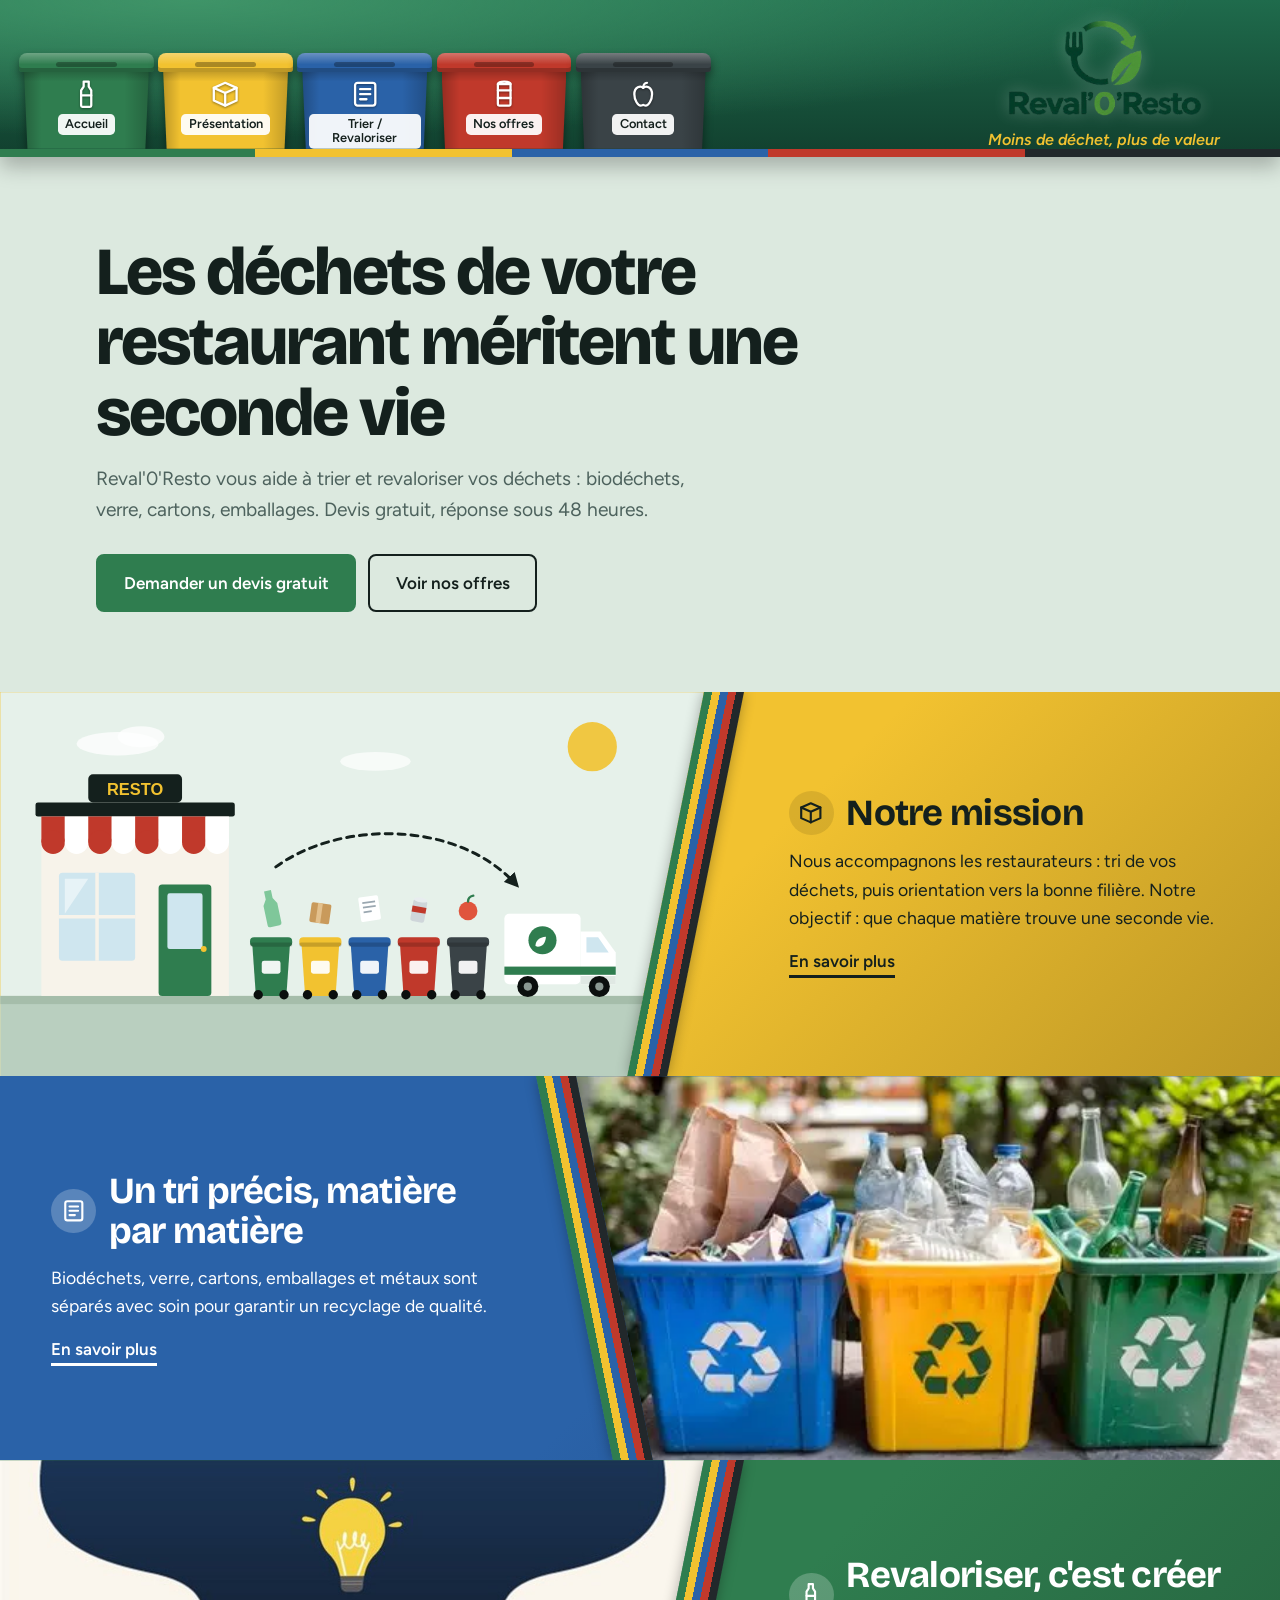
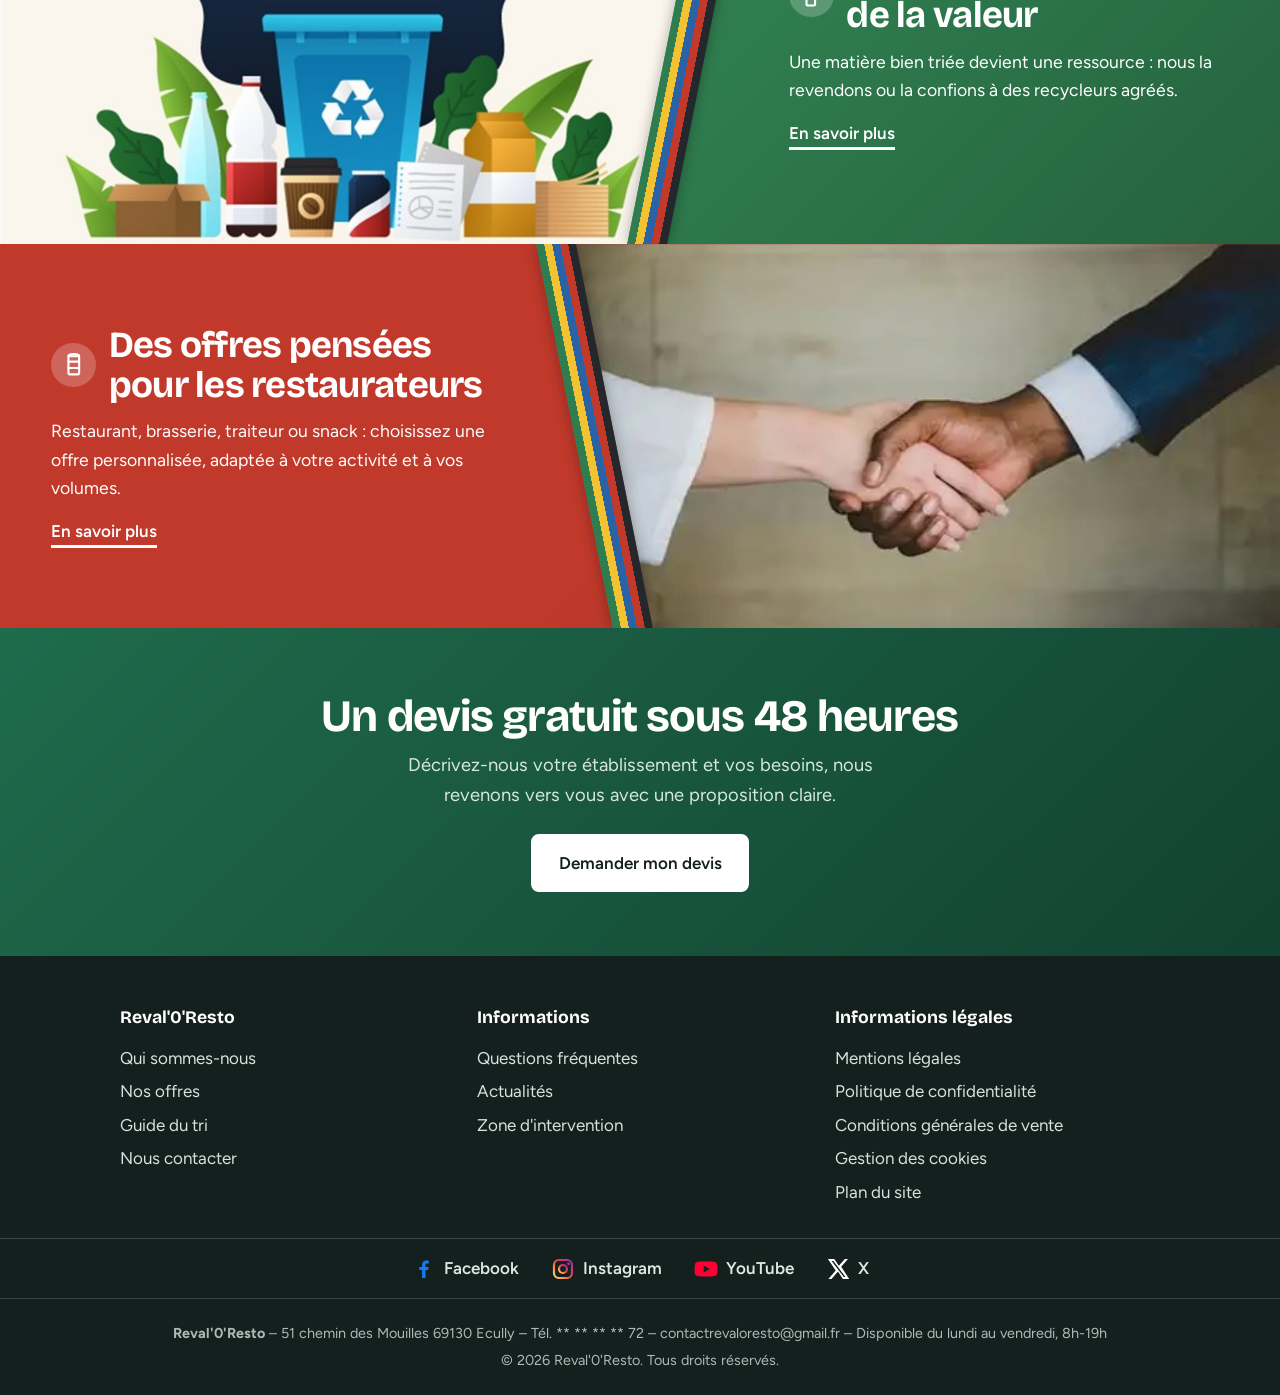
<file: index.html>
<!DOCTYPE html>
<html lang="fr">
<head>
  <meta charset="utf-8">
  <meta name="viewport" content="width=device-width, initial-scale=1">
  <title>Reval'0'Resto – Moins de déchet, plus de valeur</title>
  <meta name="description" content="Reval'0'Resto aide au quotidient les restaurateurs à gérer leurs déchets et à en tirer le meilleur !">
  <link rel="preconnect" href="https://fonts.googleapis.com">
  <link rel="preconnect" href="https://fonts.gstatic.com" crossorigin>
  <link href="https://fonts.googleapis.com/css2?family=Bricolage+Grotesque:opsz,wght@12..96,500;12..96,800&family=Figtree:wght@400;600&display=swap" rel="stylesheet">
  <link rel="stylesheet" href="css/style.css?v=7">
  <script src="js/main.js?v=7" defer></script>
</head>
<body>

<header class="site-header">
  <nav class="bins" aria-label="Navigation principale">
    <a class="bin bin--green" href="index.html">
      <span class="bin__lid"></span>
      <span class="bin__body">
        <svg class="bin__icon" viewBox="0 0 24 24" aria-hidden="true"><path d="M10 2h4v4l2 3v12a1 1 0 0 1-1 1H9a1 1 0 0 1-1-1V9l2-3z"/><path d="M8 13h8"/></svg>
        <span class="bin__label">Accueil</span>
      </span>
    </a>
    <a class="bin bin--yellow" href="presentation.html">
      <span class="bin__lid"></span>
      <span class="bin__body">
        <svg class="bin__icon" viewBox="0 0 24 24" aria-hidden="true"><path d="M3 7l9-4 9 4v10l-9 4-9-4z"/><path d="M3 7l9 4 9-4M12 11v10"/></svg>
        <span class="bin__label">Présentation</span>
      </span>
    </a>
    <a class="bin bin--blue" href="trier.html">
      <span class="bin__lid"></span>
      <span class="bin__body">
        <svg class="bin__icon" viewBox="0 0 24 24" aria-hidden="true"><rect x="4" y="3" width="16" height="18" rx="2"/><path d="M8 8h8M8 12h8M8 16h5"/></svg>
        <span class="bin__label">Trier / Revaloriser</span>
      </span>
    </a>
    <a class="bin bin--red" href="offres.html">
      <span class="bin__lid"></span>
      <span class="bin__body">
        <svg class="bin__icon" viewBox="0 0 24 24" aria-hidden="true"><path d="M7 4h10v16a1 1 0 0 1-1 1H8a1 1 0 0 1-1-1z"/><path d="M7 4c0-1 2-2 5-2s5 1 5 2M7 9h10M7 15h10"/></svg>
        <span class="bin__label">Nos offres</span>
      </span>
    </a>
    <a class="bin bin--black" href="contact.html">
      <span class="bin__lid"></span>
      <span class="bin__body">
        <svg class="bin__icon" viewBox="0 0 24 24" aria-hidden="true"><path d="M12 7c-2-2-7-1-7 5 0 5 3 9 5 9 1 0 1.5-.5 2-.5s1 .5 2 .5c2 0 5-4 5-9 0-6-5-7-7-5z"/><path d="M12 7c0-2 1-4 3-4"/></svg>
        <span class="bin__label">Contact</span>
      </span>
    </a>
  </nav>

  <a class="brand" href="index.html" aria-label="Reval'0'Resto, retour à l'accueil">
  <img
    class="brand__logo"
    src="images/logo.png"
    alt="Reval'0'Resto"
  >

  <span class="brand__slogan">Moins de déchet, plus de valeur</span>
</a>
</header>

<main>
  <section class="hero">
    <div class="hero__inner">
      <h1>Les déchets de votre restaurant méritent une seconde vie</h1>
      <p>Reval'0'Resto vous aide à trier et revaloriser vos déchets : biodéchets, verre, cartons, emballages. Devis gratuit, réponse sous 48 heures.</p>
      <div class="hero__actions">
        <a class="cta" href="contact.html">Demander un devis gratuit</a>
        <a class="cta cta--ghost" href="offres.html">Voir nos offres</a>
      </div>
    </div>
  </section>

  <section class="band band--yellow">
    <div class="band__img"><img src="images/bande-1.svg" alt="Collecte de déchets triés" width="800" height="600"></div>
    <div class="stripes" aria-hidden="true"></div>
    <div class="band__text reveal">
      <h2><span class="band__badge"><svg viewBox="0 0 24 24" aria-hidden="true"><path d="M3 7l9-4 9 4v10l-9 4-9-4z"/><path d="M3 7l9 4 9-4M12 11v10"/></svg></span>Notre mission</h2>
      <p>Nous accompagnons les restaurateurs : tri de vos déchets, puis orientation vers la bonne filière. Notre objectif : que chaque matière trouve une seconde vie.</p>
      <a class="more" href="presentation.html">En savoir plus</a>
    </div>
  </section>

  <section class="band band--blue band--reverse">
    <div class="band__img"><img src="images/bande-2.webp" alt="Tri des déchets par matière" width="800" height="600"></div>
    <div class="stripes" aria-hidden="true"></div>
    <div class="band__text reveal">
      <h2><span class="band__badge"><svg viewBox="0 0 24 24" aria-hidden="true"><rect x="4" y="3" width="16" height="18" rx="2"/><path d="M8 8h8M8 12h8M8 16h5"/></svg></span>Un tri précis, matière par matière</h2>
      <p>Biodéchets, verre, cartons, emballages et métaux sont séparés avec soin pour garantir un recyclage de qualité.</p>
      <a class="more" href="trier.html">En savoir plus</a>
    </div>
  </section>

  <section class="band band--green">
    <div class="band__img"><img src="images/bande-3.jpeg" alt="Valorisation des matières recyclées" width="800" height="600"></div>
    <div class="stripes" aria-hidden="true"></div>
    <div class="band__text reveal">
      <h2><span class="band__badge"><svg viewBox="0 0 24 24" aria-hidden="true"><path d="M10 2h4v4l2 3v12a1 1 0 0 1-1 1H9a1 1 0 0 1-1-1V9l2-3z"/><path d="M8 13h8"/></svg></span>Revaloriser, c'est créer de la valeur</h2>
      <p>Une matière bien triée devient une ressource : nous la revendons ou la confions à des recycleurs agréés.</p>
      <a class="more" href="trier.html">En savoir plus</a>
    </div>
  </section>

  <section class="band band--red band--reverse">
    <div class="band__img"><img src="images/bande-4.webp" alt="Offres pour les restaurateurs" width="800" height="600"></div>
    <div class="stripes" aria-hidden="true"></div>
    <div class="band__text reveal">
      <h2><span class="band__badge"><svg viewBox="0 0 24 24" aria-hidden="true"><path d="M7 4h10v16a1 1 0 0 1-1 1H8a1 1 0 0 1-1-1z"/><path d="M7 4c0-1 2-2 5-2s5 1 5 2M7 9h10M7 15h10"/></svg></span>Des offres pensées pour les restaurateurs</h2>
      <p>Restaurant, brasserie, traiteur ou snack : choisissez une offre personnalisée, adaptée à votre activité et à vos volumes.</p>
      <a class="more" href="offres.html">En savoir plus</a>
    </div>
  </section>

  <section class="cta-band">
    <div class="reveal">
      <h2>Un devis gratuit sous 48 heures</h2>
      <p>Décrivez-nous votre établissement et vos besoins, nous revenons vers vous avec une proposition claire.</p>
      <a class="cta cta--light" href="contact.html">Demander mon devis</a>
    </div>
  </section>
</main>

<footer class="site-footer">
  <div class="footer__cols">
    <div>
      <h3>Reval'0'Resto</h3>
      <ul>
        <li><a href="presentation.html">Qui sommes-nous</a></li>
        <li><a href="offres.html">Nos offres</a></li>
        <li><a href="trier.html">Guide du tri</a></li>
        <li><a href="contact.html">Nous contacter</a></li>
      </ul>
    </div>
    <div>
      <h3>Informations</h3>
      <ul>
        <li><a href="faq.html">Questions fréquentes</a></li>
        <li><a href="actualites.html">Actualités</a></li>
        <li><a href="zone.html">Zone d'intervention</a></li>
      </ul>
    </div>
    <div>
      <h3>Informations légales</h3>
      <ul>
        <li><a href="mentions-legales.html">Mentions légales</a></li>
        <li><a href="confidentialite.html">Politique de confidentialité</a></li>
        <li><a href="cgv.html">Conditions générales de vente</a></li>
        <li><a href="cookies.html">Gestion des cookies</a></li>
        <li><a href="plan-du-site.html">Plan du site</a></li>
      </ul>
    </div>
  </div>

<!-- Réseaux sociaux -->
<div class="footer-social">

  <!-- Facebook -->
  <a class="social-facebook"
     href="https://www.facebook.com/"
     target="_blank"
     rel="noopener noreferrer"
     aria-label="Retrouvez-nous sur Facebook">
    <svg viewBox="0 0 24 24" aria-hidden="true">
      <path fill="#1877F2" d="M13.5 21v-8h2.7l.4-3.1h-3.1v-2c0-.9.3-1.5 1.6-1.5h1.7V3.6c-.3 0-1.3-.1-2.5-.1-2.5 0-4.2 1.5-4.2 4.3v2.1H7.3V13h2.8v8z"/>
    </svg>
    <span>Facebook</span>
  </a>

  <!-- Instagram -->
  <a class="social-instagram"
     href="https://www.instagram.com/"
     target="_blank"
     rel="noopener noreferrer"
     aria-label="Retrouvez-nous sur Instagram">
    <svg viewBox="0 0 24 24" aria-hidden="true">
      <defs>
        <linearGradient id="instagram-gradient" x1="0%" y1="100%" x2="100%" y2="0%">
          <stop offset="0%" stop-color="#FFDC80"/>
          <stop offset="35%" stop-color="#F77737"/>
          <stop offset="65%" stop-color="#E1306C"/>
          <stop offset="100%" stop-color="#833AB4"/>
        </linearGradient>
      </defs>
      <rect x="3" y="3" width="18" height="18" rx="5"
            fill="none" stroke="url(#instagram-gradient)" stroke-width="2.2"/>
      <circle cx="12" cy="12" r="4"
              fill="none" stroke="url(#instagram-gradient)" stroke-width="2.2"/>
      <circle cx="17.5" cy="6.8" r="1.3" fill="#E1306C"/>
    </svg>
    <span>Instagram</span>
  </a>

  <!-- YouTube -->
  <a class="social-youtube"
     href="https://www.youtube.com/"
     target="_blank"
     rel="noopener noreferrer"
     aria-label="Retrouvez-nous sur YouTube">
    <svg viewBox="0 0 24 24" aria-hidden="true">
      <path fill="#FF0033"
            d="M23 7a3 3 0 0 0-2.1-2.1C19 4.4 12 4.4 12 4.4s-7 0-8.9.5A3 3 0 0 0 1 7a31 31 0 0 0-.5 5 31 31 0 0 0 .5 5 3 3 0 0 0 2.1 2.1c1.9.5 8.9.5 8.9.5s7 0 8.9-.5A3 3 0 0 0 23 17a31 31 0 0 0 .5-5 31 31 0 0 0-.5-5ZM9.7 15.5v-7l6 3.5z"/>
    </svg>
    <span>YouTube</span>
  </a>

  <!-- X -->
  <a class="social-x"
     href="https://x.com/"
     target="_blank"
     rel="noopener noreferrer"
     aria-label="Retrouvez-nous sur X">
    <svg viewBox="0 0 24 24" aria-hidden="true">
      <path fill="#ffffff"
            d="M18.9 2H22l-6.8 7.8L23.2 22h-6.3L12 14.6 5.5 22H2.4l7.3-8.4L1.9 2h6.4l4.5 6.8zM17.8 20h1.7L7.4 3.9H5.6z"/>
    </svg>
    <span>X</span>
  </a>

</div>


  <div class="footer__legal">
    <p><strong>Reval'0'Resto</strong> – 51 chemin des Mouilles 69130 Ecully – Tél. ** ** ** ** 72 – <a href="mailto:contactrevaloresto@gmail.fr">contactrevaloresto@gmail.fr</a> – Disponible du lundi au vendredi, 8h-19h </p>
    <p>© <span id="annee">2026</span> Reval'0'Resto. Tous droits réservés.</p>
  </div>
</footer>

</body>
</html>
</file>
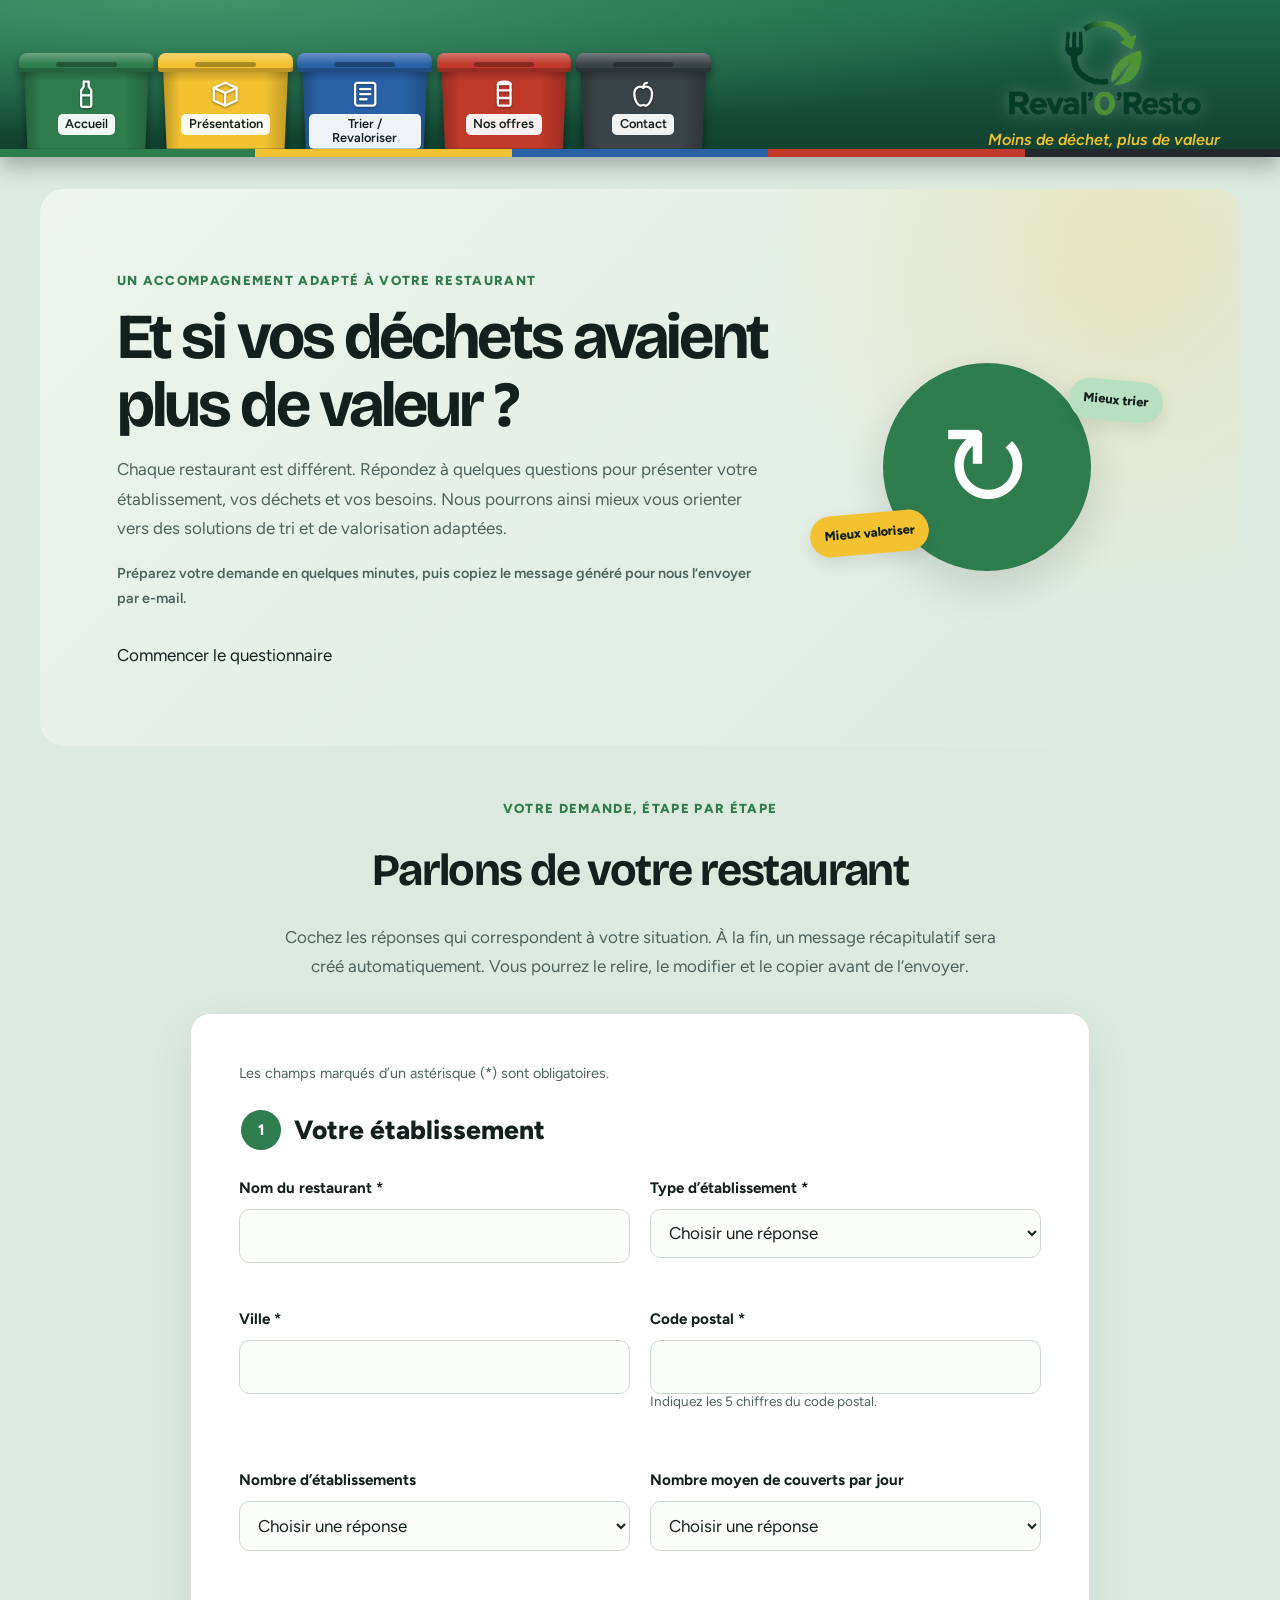
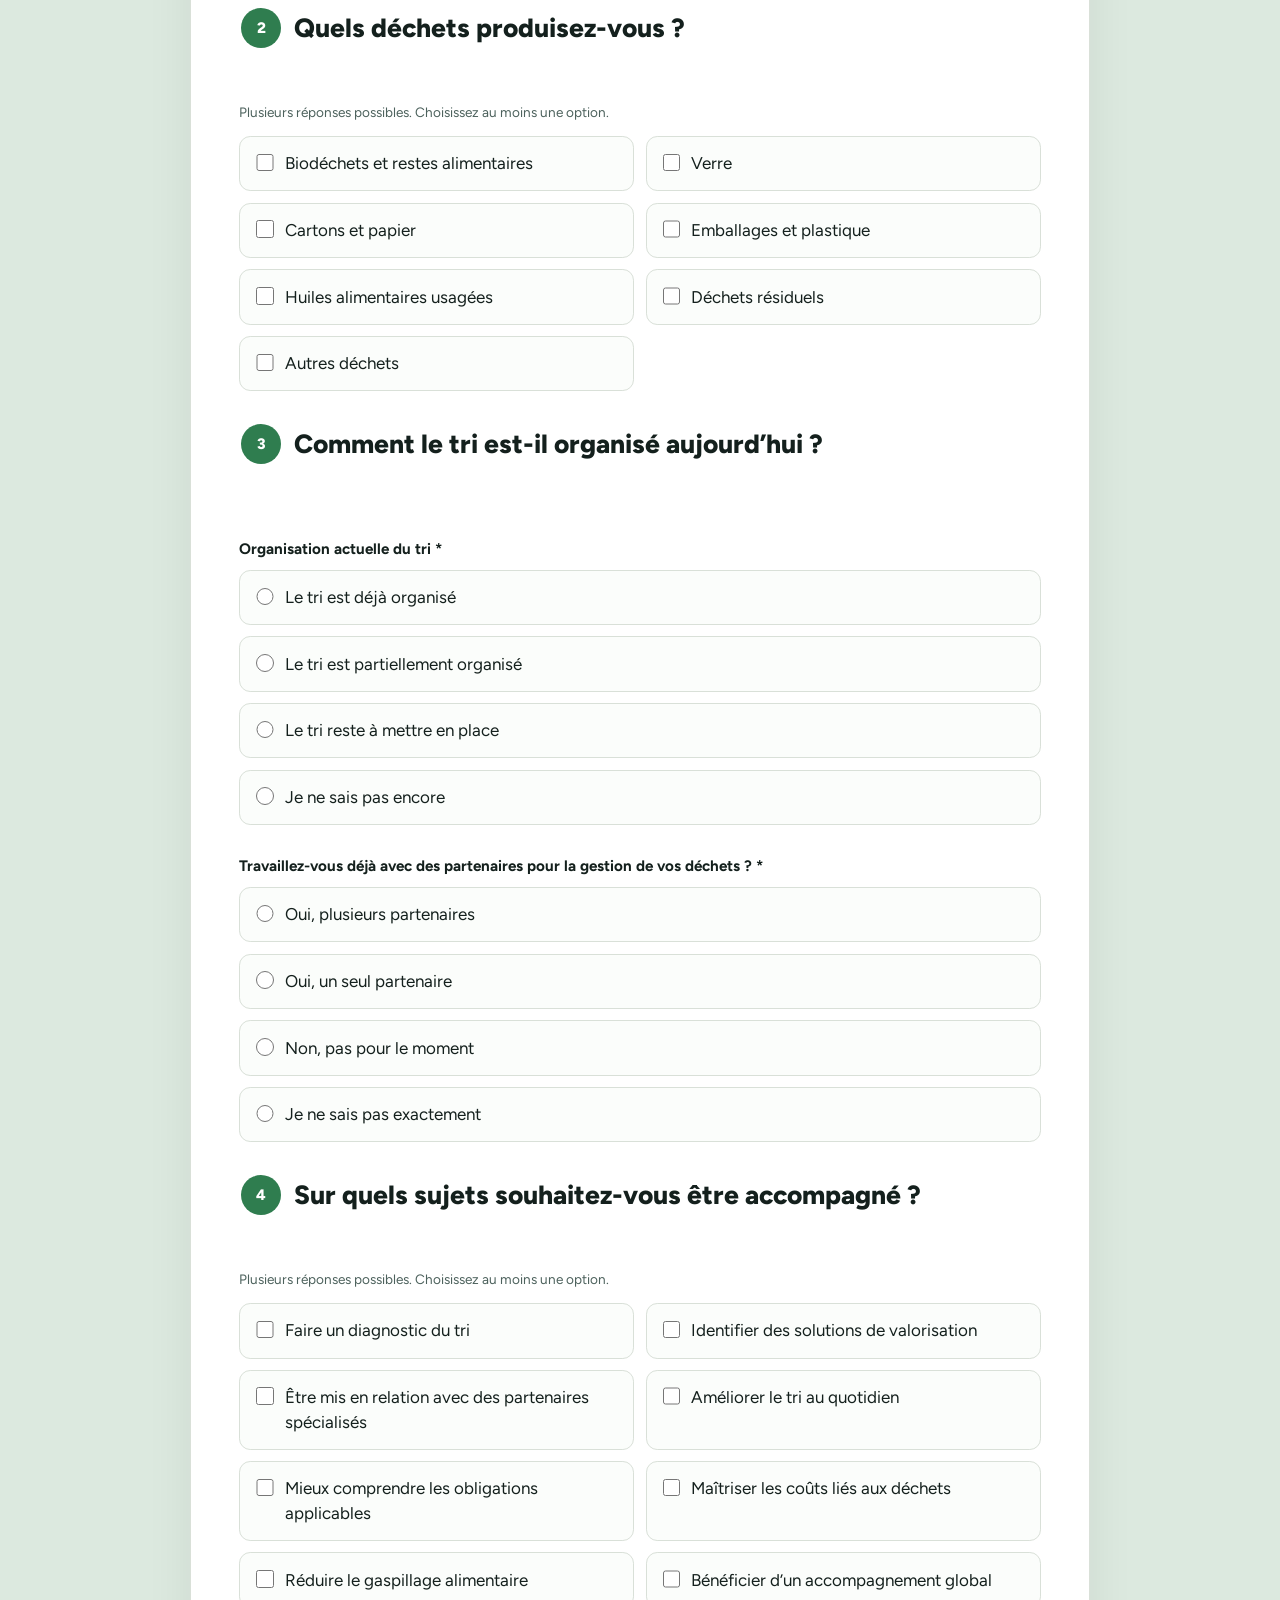
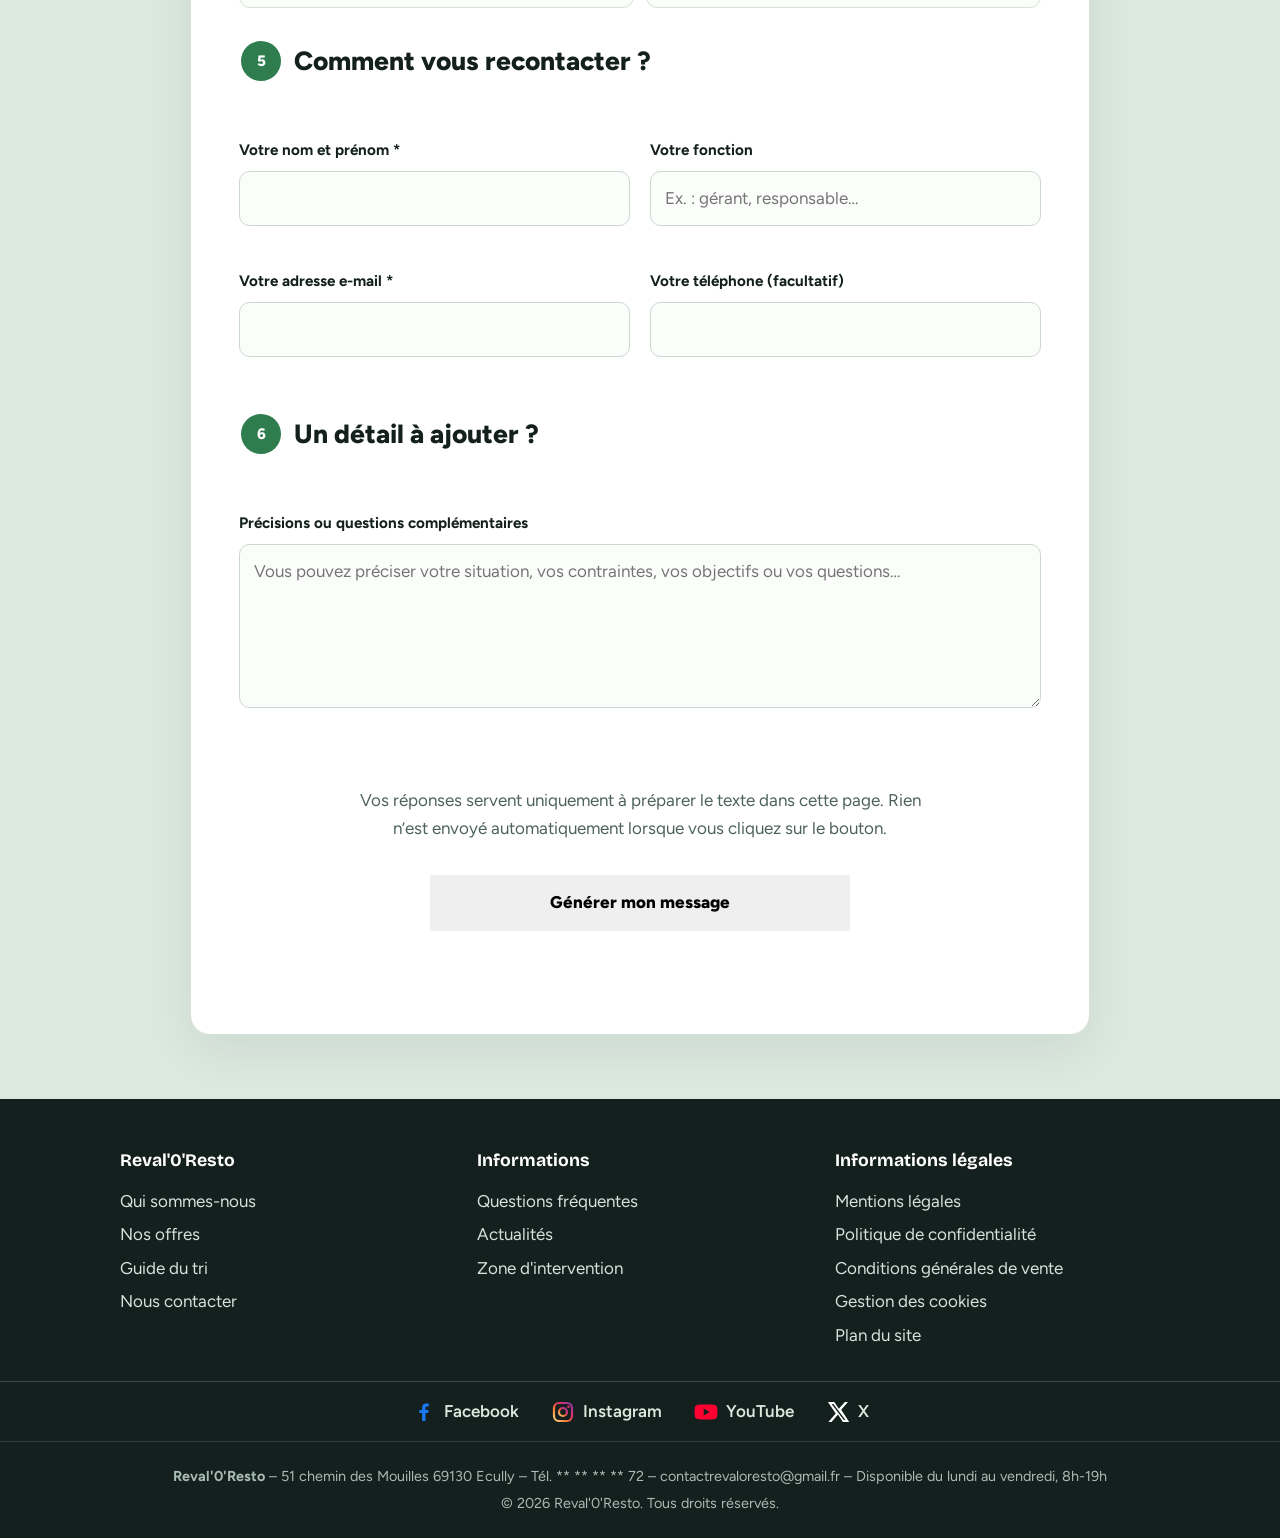
<file: contact.html>
<!DOCTYPE html>
<html lang="fr">
<head>
  <meta charset="UTF-8">
  <meta name="viewport" content="width=device-width, initial-scale=1">
  <meta name="description" content="Présentez votre restaurant et vos besoins en matière de tri et de valorisation des déchets avec Reval'0'Resto.">
  <meta name="theme-color" content="#2f7d4f">
  <title>Contact et accompagnement | Reval'0'Resto</title>

  <link rel="preconnect" href="https://fonts.googleapis.com">
  <link rel="preconnect" href="https://fonts.gstatic.com" crossorigin>
  <link href="https://fonts.googleapis.com/css2?family=Bricolage+Grotesque:opsz,wght@12..96,400;12..96,500;12..96,600;12..96,700;12..96,800&family=Figtree:wght@400;500;600;700;800&display=swap" rel="stylesheet">

  <link rel="stylesheet" href="css/style.css?v=7">
  <link rel="stylesheet" href="css/contact.css">
  <script src="js/main.js?v=7" defer></script>
  <script src="js/contact.js" defer></script>
</head>

<body>
  <a class="skip-link" href="#contenu">Aller au contenu</a>

  <!-- EN-TÊTE COMMUN -->
<header class="site-header">
  <nav class="bins" aria-label="Navigation principale">
    <a class="bin bin--green" href="index.html">
      <span class="bin__lid"></span>
      <span class="bin__body">
        <svg class="bin__icon" viewBox="0 0 24 24" aria-hidden="true"><path d="M10 2h4v4l2 3v12a1 1 0 0 1-1 1H9a1 1 0 0 1-1-1V9l2-3z"/><path d="M8 13h8"/></svg>
        <span class="bin__label">Accueil</span>
      </span>
    </a>
    <a class="bin bin--yellow" href="presentation.html">
      <span class="bin__lid"></span>
      <span class="bin__body">
        <svg class="bin__icon" viewBox="0 0 24 24" aria-hidden="true"><path d="M3 7l9-4 9 4v10l-9 4-9-4z"/><path d="M3 7l9 4 9-4M12 11v10"/></svg>
        <span class="bin__label">Présentation</span>
      </span>
    </a>
    <a class="bin bin--blue" href="trier.html">
      <span class="bin__lid"></span>
      <span class="bin__body">
        <svg class="bin__icon" viewBox="0 0 24 24" aria-hidden="true"><rect x="4" y="3" width="16" height="18" rx="2"/><path d="M8 8h8M8 12h8M8 16h5"/></svg>
        <span class="bin__label">Trier / Revaloriser</span>
      </span>
    </a>
    <a class="bin bin--red" href="offres.html">
      <span class="bin__lid"></span>
      <span class="bin__body">
        <svg class="bin__icon" viewBox="0 0 24 24" aria-hidden="true"><path d="M7 4h10v16a1 1 0 0 1-1 1H8a1 1 0 0 1-1-1z"/><path d="M7 4c0-1 2-2 5-2s5 1 5 2M7 9h10M7 15h10"/></svg>
        <span class="bin__label">Nos offres</span>
      </span>
    </a>
    <a class="bin bin--black" href="contact.html">
      <span class="bin__lid"></span>
      <span class="bin__body">
        <svg class="bin__icon" viewBox="0 0 24 24" aria-hidden="true"><path d="M12 7c-2-2-7-1-7 5 0 5 3 9 5 9 1 0 1.5-.5 2-.5s1 .5 2 .5c2 0 5-4 5-9 0-6-5-7-7-5z"/><path d="M12 7c0-2 1-4 3-4"/></svg>
        <span class="bin__label">Contact</span>
      </span>
    </a>
  </nav>

  <a class="brand" href="index.html" aria-label="Reval'0'Resto, retour à l'accueil">
  <img
    class="brand__logo"
    src="images/logo.png"
    alt="Reval'0'Resto"
  >

  <span class="brand__slogan">Moins de déchet, plus de valeur</span>
</a>
</header>

  <main id="contenu" class="contact-page">
    <section class="contact-hero">
      <div class="contact-hero__content">
        <span class="contact-eyebrow">Un accompagnement adapté à votre restaurant</span>
        <h1>Et si vos déchets avaient plus de valeur&nbsp;?</h1>

        <p>
          Chaque restaurant est différent. Répondez à quelques questions pour
          présenter votre établissement, vos déchets et vos besoins.
          Nous pourrons ainsi mieux vous orienter vers des solutions de tri
          et de valorisation adaptées.
        </p>

        <p class="contact-hero__note">
          Préparez votre demande en quelques minutes, puis copiez le message
          généré pour nous l’envoyer par e-mail.
        </p>

        <a class="button button--primary contact-hero__button" href="#questionnaire">
          Commencer le questionnaire
        </a>
      </div>

      <div class="contact-hero__visual" aria-hidden="true">
        <div class="contact-hero__leaf">↻</div>
        <span class="contact-hero__bubble contact-hero__bubble--green">Mieux trier</span>
        <span class="contact-hero__bubble contact-hero__bubble--yellow">Mieux valoriser</span>
      </div>
    </section>

    <section class="contact-intro">
      <span class="contact-eyebrow">Votre demande, étape par étape</span>
      <h2>Parlons de votre restaurant</h2>
      <p>
        Cochez les réponses qui correspondent à votre situation.
        À la fin, un message récapitulatif sera créé automatiquement.
        Vous pourrez le relire, le modifier et le copier avant de l’envoyer.
      </p>
    </section>

    <section id="questionnaire" class="quote-section" aria-labelledby="questionnaire-title">
      <form class="quote-form" id="quote-form">
        <h2 id="questionnaire-title" class="visually-hidden">
          Questionnaire de demande d’accompagnement
        </h2>

        <p class="required-note">
          Les champs marqués d’un astérisque (*) sont obligatoires.
        </p>

        <!-- ÉTAPE 1 -->
        <fieldset class="quote-step">
          <legend>
            <span class="quote-step__number">1</span>
            Votre établissement
          </legend>

          <div class="quote-grid">
            <div class="form-field">
              <label for="restaurant">Nom du restaurant *</label>
              <input id="restaurant" name="restaurant" type="text"
                     autocomplete="organization" required>
            </div>

            <div class="form-field">
              <label for="type-etablissement">Type d’établissement *</label>
              <select id="type-etablissement" name="type-etablissement" required>
                <option value="">Choisir une réponse</option>
                <option>Restaurant traditionnel</option>
                <option>Restaurant gastronomique</option>
                <option>Restauration rapide</option>
                <option>Brasserie / café</option>
                <option>Traiteur</option>
                <option>Hôtel avec restauration</option>
                <option>Cantine / restauration collective</option>
                <option>Boulangerie / pâtisserie</option>
                <option>Autre</option>
              </select>
            </div>

            <div class="form-field">
              <label for="ville">Ville *</label>
              <input id="ville" name="ville" type="text"
                     autocomplete="address-level2" required>
            </div>

            <div class="form-field">
              <label for="code-postal">Code postal *</label>
              <input id="code-postal" name="code-postal" type="text"
                     inputmode="numeric" autocomplete="postal-code"
                     pattern="[0-9]{5}" maxlength="5" required>
              <p class="form-hint">Indiquez les 5 chiffres du code postal.</p>
            </div>

            <div class="form-field">
              <label for="nombre-sites">Nombre d’établissements</label>
              <select id="nombre-sites" name="nombre-sites">
                <option value="">Choisir une réponse</option>
                <option>1 établissement</option>
                <option>2 à 5 établissements</option>
                <option>6 à 10 établissements</option>
                <option>Plus de 10 établissements</option>
              </select>
            </div>

            <div class="form-field">
              <label for="couverts">Nombre moyen de couverts par jour</label>
              <select id="couverts" name="couverts">
                <option value="">Choisir une réponse</option>
                <option>Moins de 30</option>
                <option>30 à 80</option>
                <option>81 à 150</option>
                <option>151 à 300</option>
                <option>Plus de 300</option>
                <option>Variable / difficile à estimer</option>
              </select>
            </div>
          </div>
        </fieldset>

        <!-- ÉTAPE 2 -->
        <fieldset class="quote-step">
          <legend>
            <span class="quote-step__number">2</span>
            Quels déchets produisez-vous&nbsp;?
          </legend>

          <p class="form-hint">Plusieurs réponses possibles. Choisissez au moins une option.</p>

          <div class="choice-grid">
            <label class="choice-card">
              <input type="checkbox" name="dechets" value="Biodéchets et restes alimentaires">
              <span>Biodéchets et restes alimentaires</span>
            </label>

            <label class="choice-card">
              <input type="checkbox" name="dechets" value="Verre">
              <span>Verre</span>
            </label>

            <label class="choice-card">
              <input type="checkbox" name="dechets" value="Cartons et papier">
              <span>Cartons et papier</span>
            </label>

            <label class="choice-card">
              <input type="checkbox" name="dechets" value="Emballages et plastique">
              <span>Emballages et plastique</span>
            </label>

            <label class="choice-card">
              <input type="checkbox" name="dechets" value="Huiles alimentaires usagées">
              <span>Huiles alimentaires usagées</span>
            </label>

            <label class="choice-card">
              <input type="checkbox" name="dechets" value="Déchets résiduels">
              <span>Déchets résiduels</span>
            </label>

            <label class="choice-card">
              <input type="checkbox" name="dechets" value="Autres déchets">
              <span>Autres déchets</span>
            </label>
          </div>

          <p id="waste-error" class="form-error" role="alert" hidden>
            Sélectionnez au moins un type de déchet.
          </p>
        </fieldset>

        <!-- ÉTAPE 3 -->
        <fieldset class="quote-step">
          <legend>
            <span class="quote-step__number">3</span>
            Comment le tri est-il organisé aujourd’hui&nbsp;?
          </legend>

          <p class="form-label">Organisation actuelle du tri *</p>
          <div class="choice-list">
            <label class="choice-card">
              <input type="radio" name="organisation-tri" value="Le tri est déjà organisé" required>
              <span>Le tri est déjà organisé</span>
            </label>

            <label class="choice-card">
              <input type="radio" name="organisation-tri" value="Le tri est partiellement organisé">
              <span>Le tri est partiellement organisé</span>
            </label>

            <label class="choice-card">
              <input type="radio" name="organisation-tri" value="Le tri reste à mettre en place">
              <span>Le tri reste à mettre en place</span>
            </label>

            <label class="choice-card">
              <input type="radio" name="organisation-tri" value="Je ne sais pas encore">
              <span>Je ne sais pas encore</span>
            </label>
          </div>

          <p class="form-label choice-question">Travaillez-vous déjà avec des partenaires pour la gestion de vos déchets&nbsp;? *</p>
          <div class="choice-list">
            <label class="choice-card">
              <input type="radio" name="partenaires" value="Oui, plusieurs partenaires" required>
              <span>Oui, plusieurs partenaires</span>
            </label>

            <label class="choice-card">
              <input type="radio" name="partenaires" value="Oui, un seul partenaire">
              <span>Oui, un seul partenaire</span>
            </label>

            <label class="choice-card">
              <input type="radio" name="partenaires" value="Non, pas pour le moment">
              <span>Non, pas pour le moment</span>
            </label>

            <label class="choice-card">
              <input type="radio" name="partenaires" value="Je ne sais pas exactement">
              <span>Je ne sais pas exactement</span>
            </label>
          </div>
        </fieldset>

        <!-- ÉTAPE 4 -->
        <fieldset class="quote-step">
          <legend>
            <span class="quote-step__number">4</span>
            Sur quels sujets souhaitez-vous être accompagné&nbsp;?
          </legend>

          <p class="form-hint">Plusieurs réponses possibles. Choisissez au moins une option.</p>

          <div class="choice-grid">
            <label class="choice-card">
              <input type="checkbox" name="besoins" value="Faire un diagnostic du tri">
              <span>Faire un diagnostic du tri</span>
            </label>

            <label class="choice-card">
              <input type="checkbox" name="besoins" value="Identifier des solutions de valorisation">
              <span>Identifier des solutions de valorisation</span>
            </label>

            <label class="choice-card">
              <input type="checkbox" name="besoins" value="Être mis en relation avec des partenaires spécialisés">
              <span>Être mis en relation avec des partenaires spécialisés</span>
            </label>

            <label class="choice-card">
              <input type="checkbox" name="besoins" value="Améliorer le tri au quotidien">
              <span>Améliorer le tri au quotidien</span>
            </label>

            <label class="choice-card">
              <input type="checkbox" name="besoins" value="Mieux comprendre les obligations applicables">
              <span>Mieux comprendre les obligations applicables</span>
            </label>

            <label class="choice-card">
              <input type="checkbox" name="besoins" value="Maîtriser les coûts liés aux déchets">
              <span>Maîtriser les coûts liés aux déchets</span>
            </label>

            <label class="choice-card">
              <input type="checkbox" name="besoins" value="Réduire le gaspillage alimentaire">
              <span>Réduire le gaspillage alimentaire</span>
            </label>

            <label class="choice-card">
              <input type="checkbox" name="besoins" value="Bénéficier d'un accompagnement global">
              <span>Bénéficier d’un accompagnement global</span>
            </label>
          </div>

          <p id="needs-error" class="form-error" role="alert" hidden>
            Sélectionnez au moins un besoin d’accompagnement.
          </p>
        </fieldset>

        <!-- ÉTAPE 5 -->
        <fieldset class="quote-step">
          <legend>
            <span class="quote-step__number">5</span>
            Comment vous recontacter&nbsp;?
          </legend>

          <div class="quote-grid">
            <div class="form-field">
              <label for="nom-contact">Votre nom et prénom *</label>
              <input id="nom-contact" name="nom-contact" type="text"
                     autocomplete="name" required>
            </div>

            <div class="form-field">
              <label for="fonction">Votre fonction</label>
              <input id="fonction" name="fonction" type="text"
                     placeholder="Ex. : gérant, responsable…">
            </div>

            <div class="form-field">
              <label for="email-contact">Votre adresse e-mail *</label>
              <input id="email-contact" name="email-contact" type="email"
                     autocomplete="email" required>
            </div>

            <div class="form-field">
              <label for="telephone">Votre téléphone (facultatif)</label>
              <input id="telephone" name="telephone" type="tel"
                     autocomplete="tel">
            </div>
          </div>
        </fieldset>

        <!-- ÉTAPE 6 -->
        <fieldset class="quote-step">
          <legend>
            <span class="quote-step__number">6</span>
            Un détail à ajouter&nbsp;?
          </legend>

          <div class="form-field">
            <label for="remarques">Précisions ou questions complémentaires</label>
            <textarea id="remarques" name="remarques" rows="5"
              placeholder="Vous pouvez préciser votre situation, vos contraintes, vos objectifs ou vos questions…"></textarea>
          </div>
        </fieldset>

        <div class="quote-submit">
          <p>
            Vos réponses servent uniquement à préparer le texte dans cette page.
            Rien n’est envoyé automatiquement lorsque vous cliquez sur le bouton.
          </p>

          <button class="button button--primary" id="generate-message" type="button">
            Générer mon message
          </button>

          <p id="form-status" class="form-status" role="status" aria-live="polite"></p>
        </div>
      </form>

        <!-- MESSAGE GÉNÉRÉ -->
        <section id="resultat-message" class="message-result" aria-labelledby="message-title" hidden>
          <span class="contact-eyebrow">Votre message est prêt</span>
          <h2 id="message-title">Relisez, copiez, puis envoyez</h2>
          <p>
            Vous pouvez modifier le texte ci-dessous avant de le copier.
            Ensuite, envoyez-le à
            <a href="mailto:devisrevaloresto@gmail.com">devisrevaloresto@gmail.com</a>.
          </p>

          <label for="message-genere" class="form-label">Message à envoyer</label>
          <textarea id="message-genere" rows="18" spellcheck="true"></textarea>

          <div class="message-result__actions">
            <button class="button button--primary" id="copy-message" type="button">
              Copier le message
            </button>
            <a
              class="button button--secondary"
              id="open-email"
              href="mailto:devisrevaloresto@gmail.com"
            >
            Ouvrir ma messagerie
            </a>
          </div>

          <p id="copy-status" class="form-status" role="status" aria-live="polite"></p>
          <p class="form-hint">
            Le bouton « Ouvrir ma messagerie » prépare un e-mail dans votre application
            de messagerie, si votre appareil en a une configurée. Il ne l’envoie pas
            à votre place.
          </p>
        </section>
      </div>
    </section>
  </main>

  <!-- PIED DE PAGE COMMUN -->
  <footer class="site-footer">
  <div class="footer__cols">
    <div>
      <h3>Reval'0'Resto</h3>
      <ul>
        <li><a href="presentation.html">Qui sommes-nous</a></li>
        <li><a href="offres.html">Nos offres</a></li>
        <li><a href="trier.html">Guide du tri</a></li>
        <li><a href="contact.html">Nous contacter</a></li>
      </ul>
    </div>
    <div>
      <h3>Informations</h3>
      <ul>
        <li><a href="faq.html">Questions fréquentes</a></li>
        <li><a href="actualites.html">Actualités</a></li>
        <li><a href="zone.html">Zone d'intervention</a></li>
      </ul>
    </div>
    <div>
      <h3>Informations légales</h3>
      <ul>
        <li><a href="mentions-legales.html">Mentions légales</a></li>
        <li><a href="confidentialite.html">Politique de confidentialité</a></li>
        <li><a href="cgv.html">Conditions générales de vente</a></li>
        <li><a href="cookies.html">Gestion des cookies</a></li>
        <li><a href="plan-du-site.html">Plan du site</a></li>
      </ul>
    </div>
  </div>

<!-- Réseaux sociaux -->
<div class="footer-social">

  <!-- Facebook -->
  <a class="social-facebook"
     href="https://www.facebook.com/"
     target="_blank"
     rel="noopener noreferrer"
     aria-label="Retrouvez-nous sur Facebook">
    <svg viewBox="0 0 24 24" aria-hidden="true">
      <path fill="#1877F2" d="M13.5 21v-8h2.7l.4-3.1h-3.1v-2c0-.9.3-1.5 1.6-1.5h1.7V3.6c-.3 0-1.3-.1-2.5-.1-2.5 0-4.2 1.5-4.2 4.3v2.1H7.3V13h2.8v8z"/>
    </svg>
    <span>Facebook</span>
  </a>

  <!-- Instagram -->
  <a class="social-instagram"
     href="https://www.instagram.com/"
     target="_blank"
     rel="noopener noreferrer"
     aria-label="Retrouvez-nous sur Instagram">
    <svg viewBox="0 0 24 24" aria-hidden="true">
      <defs>
        <linearGradient id="instagram-gradient" x1="0%" y1="100%" x2="100%" y2="0%">
          <stop offset="0%" stop-color="#FFDC80"/>
          <stop offset="35%" stop-color="#F77737"/>
          <stop offset="65%" stop-color="#E1306C"/>
          <stop offset="100%" stop-color="#833AB4"/>
        </linearGradient>
      </defs>
      <rect x="3" y="3" width="18" height="18" rx="5"
            fill="none" stroke="url(#instagram-gradient)" stroke-width="2.2"/>
      <circle cx="12" cy="12" r="4"
              fill="none" stroke="url(#instagram-gradient)" stroke-width="2.2"/>
      <circle cx="17.5" cy="6.8" r="1.3" fill="#E1306C"/>
    </svg>
    <span>Instagram</span>
  </a>

  <!-- YouTube -->
  <a class="social-youtube"
     href="https://www.youtube.com/"
     target="_blank"
     rel="noopener noreferrer"
     aria-label="Retrouvez-nous sur YouTube">
    <svg viewBox="0 0 24 24" aria-hidden="true">
      <path fill="#FF0033"
            d="M23 7a3 3 0 0 0-2.1-2.1C19 4.4 12 4.4 12 4.4s-7 0-8.9.5A3 3 0 0 0 1 7a31 31 0 0 0-.5 5 31 31 0 0 0 .5 5 3 3 0 0 0 2.1 2.1c1.9.5 8.9.5 8.9.5s7 0 8.9-.5A3 3 0 0 0 23 17a31 31 0 0 0 .5-5 31 31 0 0 0-.5-5ZM9.7 15.5v-7l6 3.5z"/>
    </svg>
    <span>YouTube</span>
  </a>

  <!-- X -->
  <a class="social-x"
     href="https://x.com/"
     target="_blank"
     rel="noopener noreferrer"
     aria-label="Retrouvez-nous sur X">
    <svg viewBox="0 0 24 24" aria-hidden="true">
      <path fill="#ffffff"
            d="M18.9 2H22l-6.8 7.8L23.2 22h-6.3L12 14.6 5.5 22H2.4l7.3-8.4L1.9 2h6.4l4.5 6.8zM17.8 20h1.7L7.4 3.9H5.6z"/>
    </svg>
    <span>X</span>
  </a>

</div>


  <div class="footer__legal">
    <p><strong>Reval'0'Resto</strong> – 51 chemin des Mouilles 69130 Ecully – Tél. ** ** ** ** 72 – <a href="mailto:contactrevaloresto@gmail.fr">contactrevaloresto@gmail.fr</a> – Disponible du lundi au vendredi, 8h-19h </p>
    <p>© <span id="annee">2026</span> Reval'0'Resto. Tous droits réservés.</p>
  </div>
</footer>
</body>
</html>
</file>
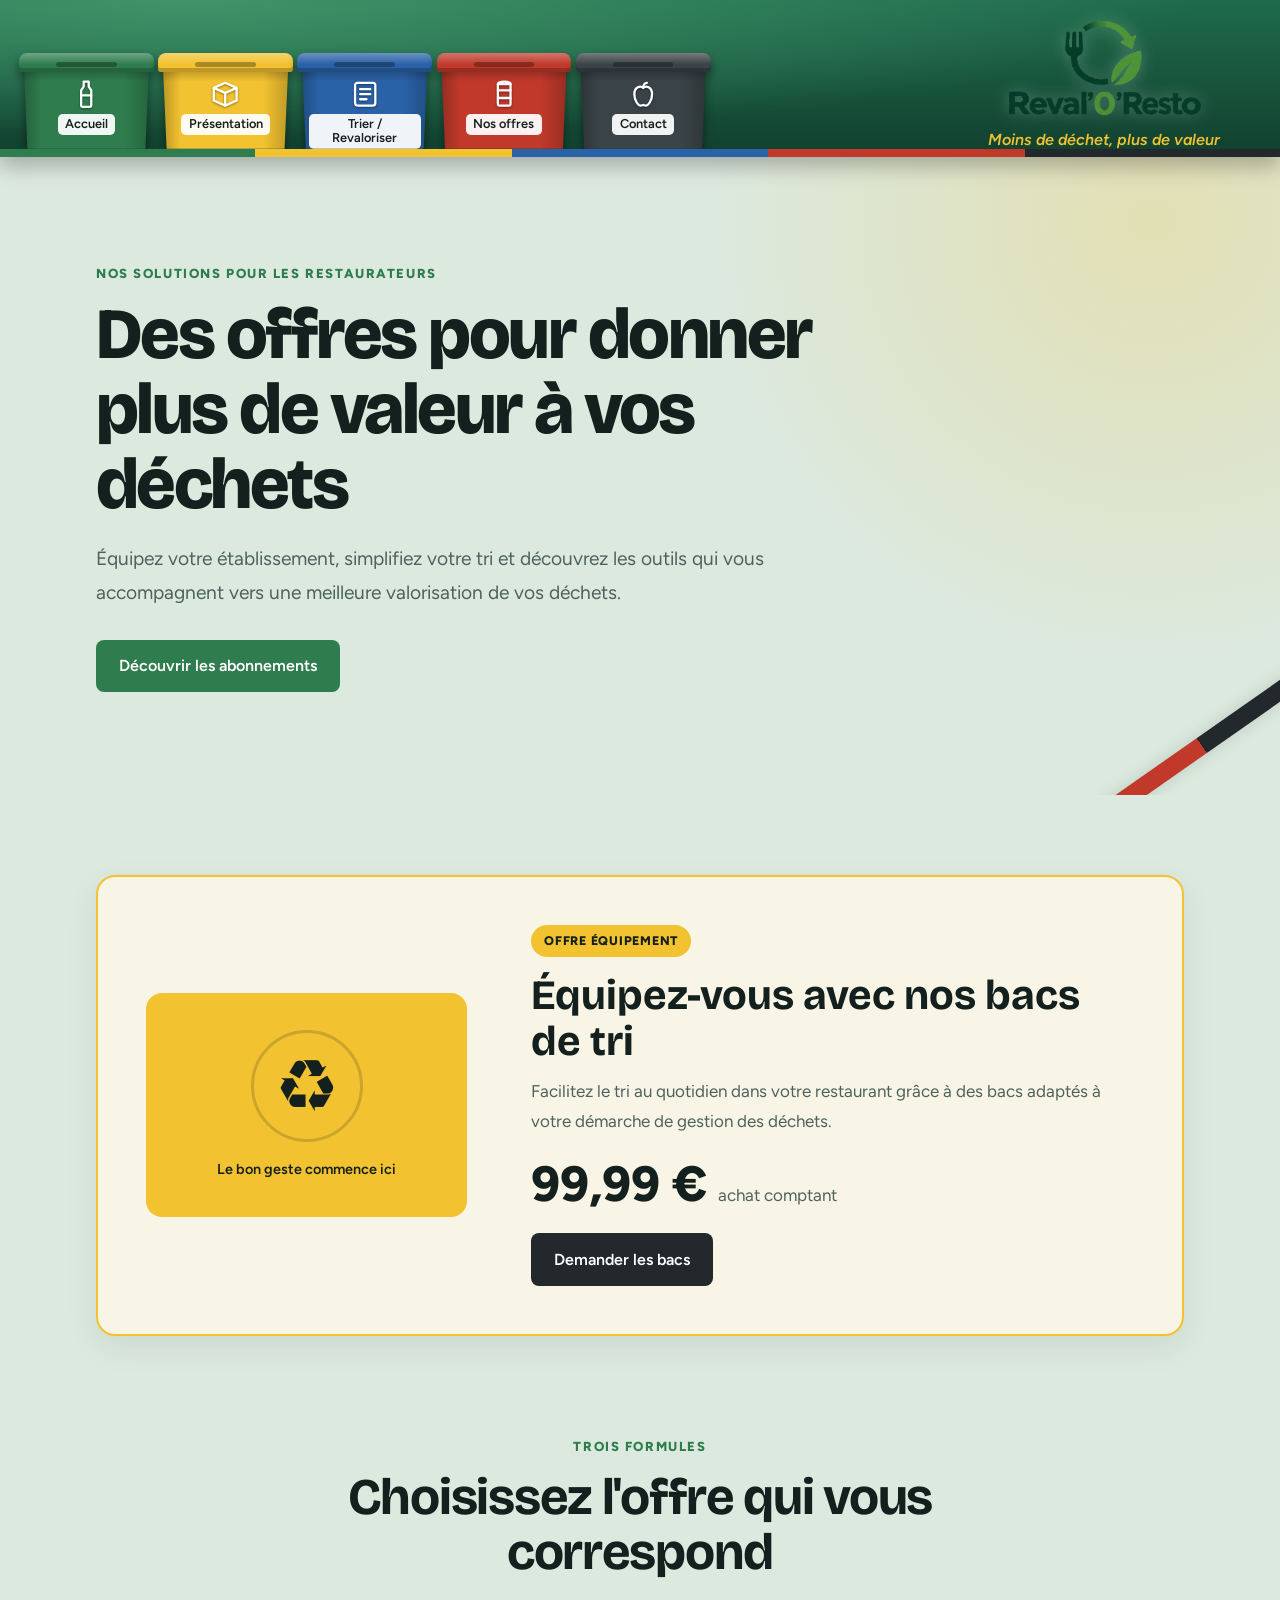
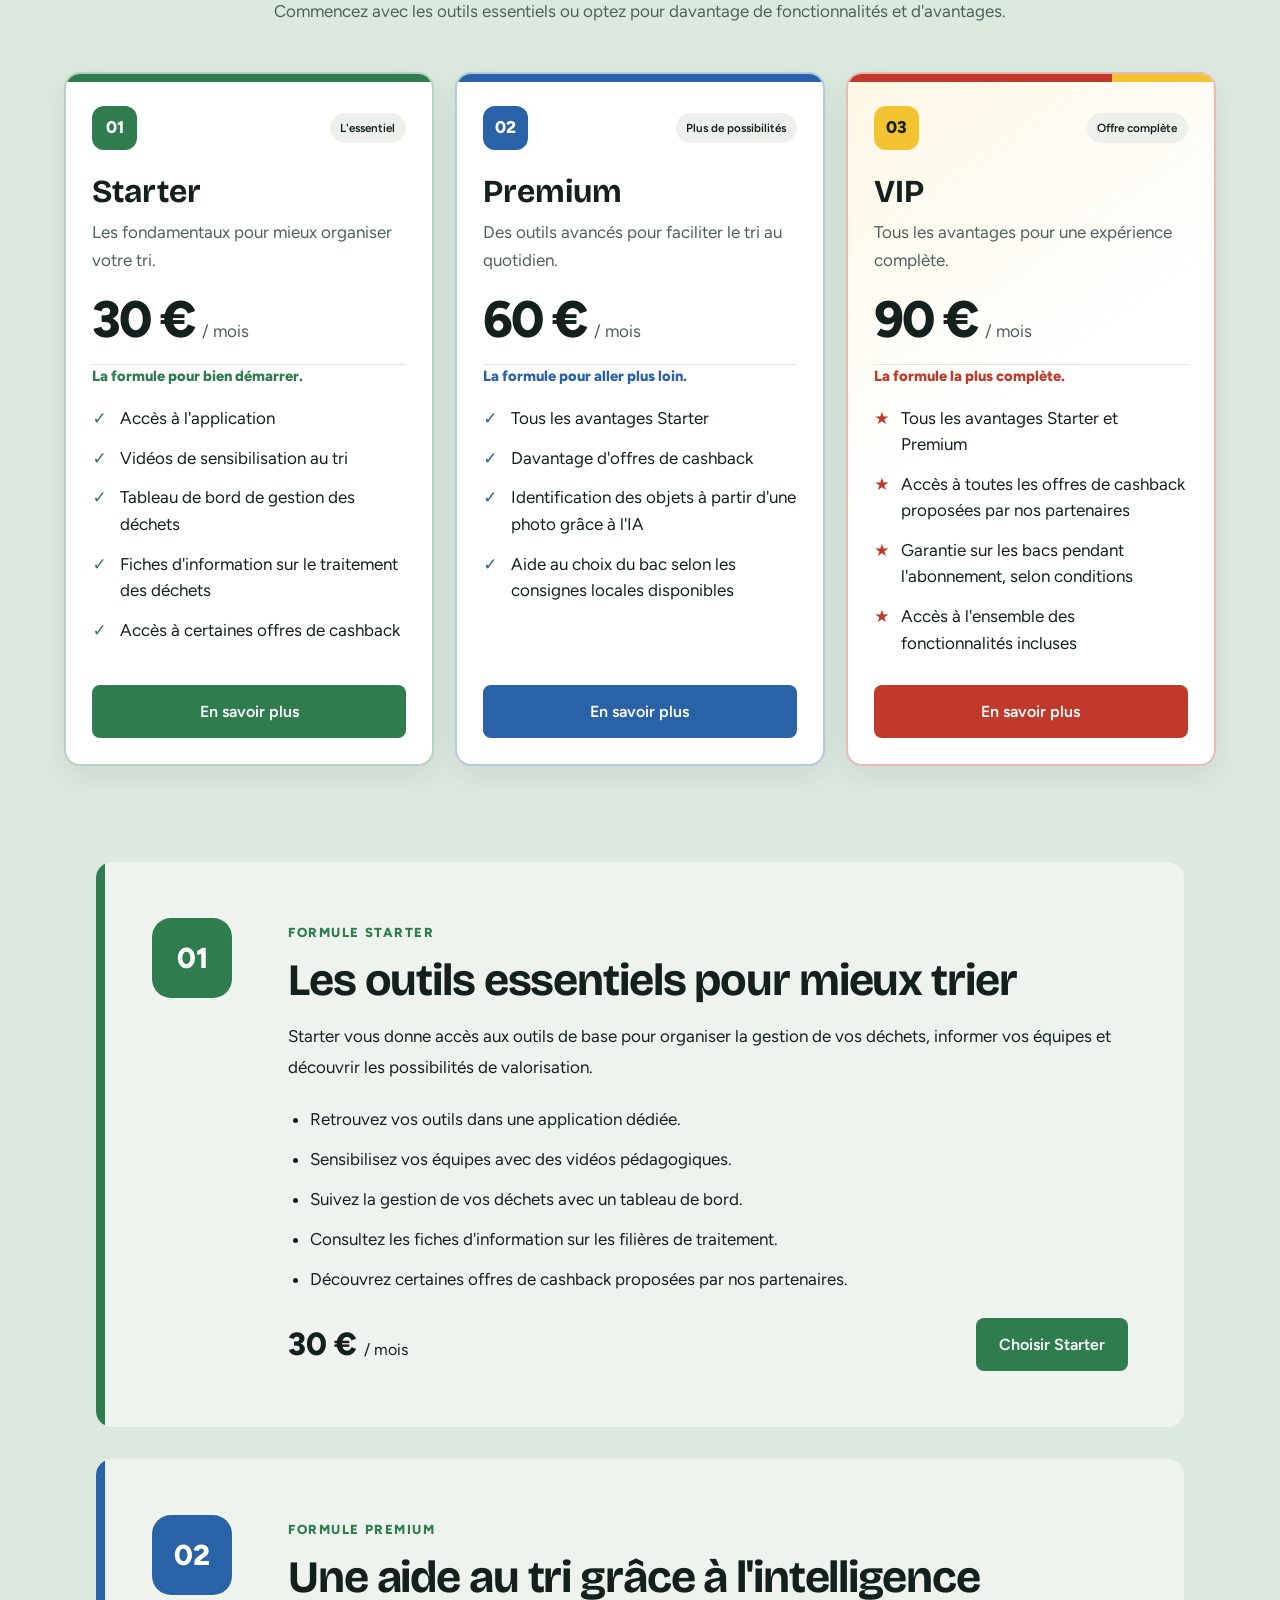
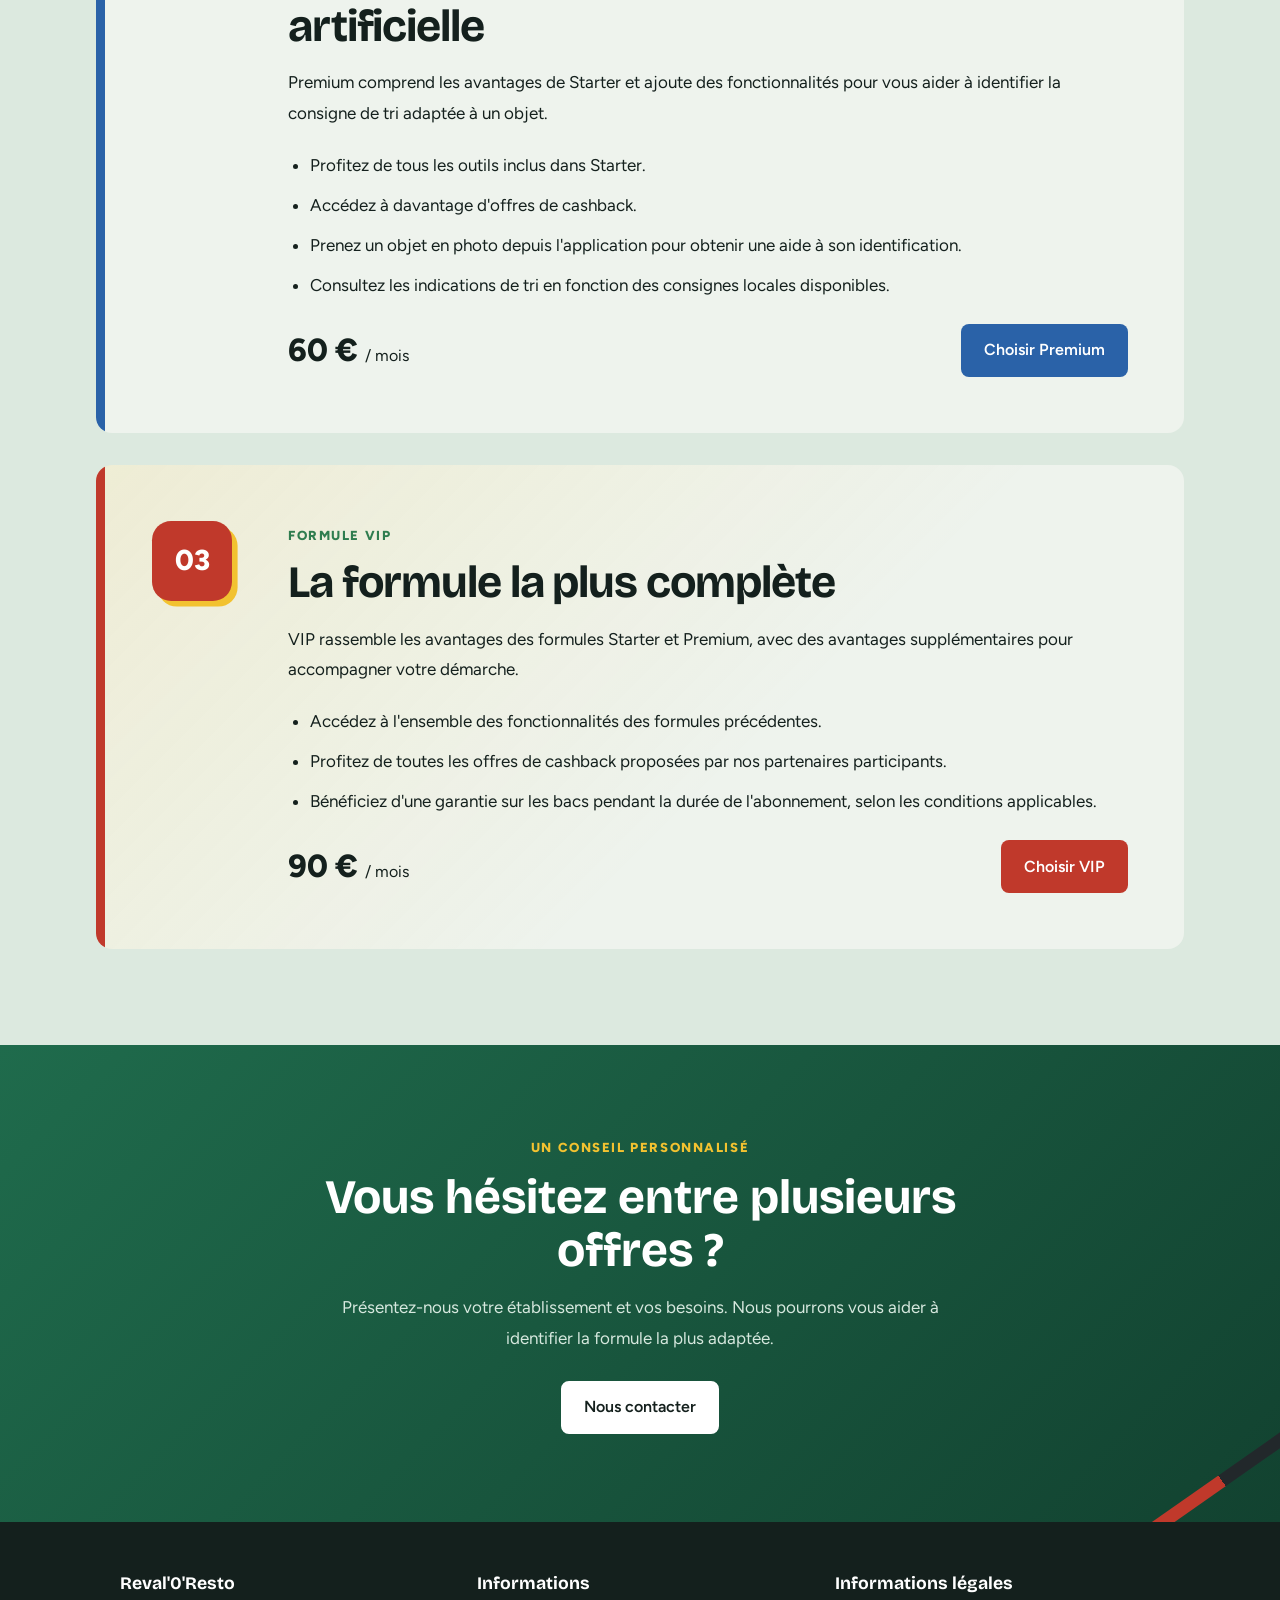
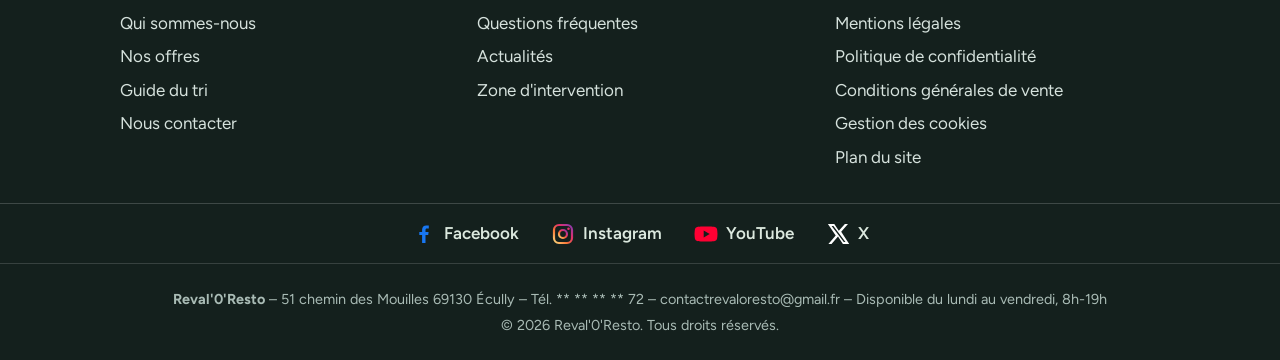
<file: offres.html>
<!DOCTYPE html>
<html lang="fr">
<head>
  <meta charset="utf-8">
  <meta name="viewport" content="width=device-width, initial-scale=1">

  <title>Nos offres – Reval'0'Resto</title>
  <meta name="description" content="Découvrez les bacs de tri et les abonnements Starter, Premium et VIP de Reval'0'Resto pour mieux trier et valoriser vos déchets.">

  <link rel="preconnect" href="https://fonts.googleapis.com">
  <link rel="preconnect" href="https://fonts.gstatic.com" crossorigin>
  <link href="https://fonts.googleapis.com/css2?family=Bricolage+Grotesque:opsz,wght@12..96,500;12..96,800&family=Figtree:wght@400;600&display=swap" rel="stylesheet">

  <link rel="stylesheet" href="css/style.css?v=7">
  <link rel="stylesheet" href="css/offres.css?v=2">

  <script src="js/main.js?v=7" defer></script>
  <script src="js/offres.js?v=2" defer></script>
</head>

<body>

<header class="site-header">
  <nav class="bins" aria-label="Navigation principale">
    <a class="bin bin--green" href="index.html">
      <span class="bin__lid"></span>
      <span class="bin__body">
        <svg class="bin__icon" viewBox="0 0 24 24" aria-hidden="true">
          <path d="M10 2h4v4l2 3v12a1 1 0 0 1-1 1H9a1 1 0 0 1-1-1V9l2-3z"/>
          <path d="M8 13h8"/>
        </svg>
        <span class="bin__label">Accueil</span>
      </span>
    </a>

    <a class="bin bin--yellow" href="presentation.html">
      <span class="bin__lid"></span>
      <span class="bin__body">
        <svg class="bin__icon" viewBox="0 0 24 24" aria-hidden="true">
          <path d="M3 7l9-4 9 4v10l-9 4-9-4z"/>
          <path d="M3 7l9 4 9-4M12 11v10"/>
        </svg>
        <span class="bin__label">Présentation</span>
      </span>
    </a>

    <a class="bin bin--blue" href="trier.html">
      <span class="bin__lid"></span>
      <span class="bin__body">
        <svg class="bin__icon" viewBox="0 0 24 24" aria-hidden="true">
          <rect x="4" y="3" width="16" height="18" rx="2"/>
          <path d="M8 8h8M8 12h8M8 16h5"/>
        </svg>
        <span class="bin__label">Trier / Revaloriser</span>
      </span>
    </a>

    <a class="bin bin--red" href="offres.html" aria-current="page">
      <span class="bin__lid"></span>
      <span class="bin__body">
        <svg class="bin__icon" viewBox="0 0 24 24" aria-hidden="true">
          <path d="M7 4h10v16a1 1 0 0 1-1 1H8a1 1 0 0 1-1-1z"/>
          <path d="M7 4c0-1 2-2 5-2s5 1 5 2M7 9h10M7 15h10"/>
        </svg>
        <span class="bin__label">Nos offres</span>
      </span>
    </a>

    <a class="bin bin--black" href="contact.html">
      <span class="bin__lid"></span>
      <span class="bin__body">
        <svg class="bin__icon" viewBox="0 0 24 24" aria-hidden="true">
          <path d="M12 7c-2-2-7-1-7 5 0 5 3 9 5 9 1 0 1.5-.5 2-.5s1 .5 2 .5c2 0 5-4 5-9 0-6-5-7-7-5z"/>
          <path d="M12 7c0-2 1-4 3-4"/>
        </svg>
        <span class="bin__label">Contact</span>
      </span>
    </a>
  </nav>

  <a class="brand" href="index.html" aria-label="Reval'0'Resto, retour à l'accueil">
    <img class="brand__logo" src="images/logo.png" alt="Reval'0'Resto">
    <span class="brand__slogan">Moins de déchet, plus de valeur</span>
  </a>
</header>

<main id="contenu" class="offers-page">

  <!-- INTRODUCTION -->
  <section class="offers-hero">
    <div class="offers-hero__inner">
      <span class="offers-kicker">Nos solutions pour les restaurateurs</span>
      <h1>Des offres pour donner plus de valeur à vos déchets</h1>
      <p>
        Équipez votre établissement, simplifiez votre tri et découvrez
        les outils qui vous accompagnent vers une meilleure valorisation
        de vos déchets.
      </p>
      <a class="offers-button offers-button--green" href="#abonnements">
        Découvrir les abonnements
      </a>
    </div>
    <div class="offers-hero__stripes" aria-hidden="true"></div>
  </section>

  <!-- ACHAT DES BACS -->
  <section class="bins-offer" aria-labelledby="bins-offer-title">
    <div class="bins-offer__visual" aria-hidden="true">
      <div class="bins-offer__symbol">♻</div>
      <span class="bins-offer__caption">Le bon geste commence ici</span>
    </div>

    <div class="bins-offer__content">
      <span class="offers-label offers-label--yellow">Offre équipement</span>
      <h2 id="bins-offer-title">Équipez-vous avec nos bacs de tri</h2>
      <p>
        Facilitez le tri au quotidien dans votre restaurant grâce à des bacs
        adaptés à votre démarche de gestion des déchets.
      </p>
      <div class="bins-offer__price">
        <strong>99,99 €</strong>
        <span>achat comptant</span>
      </div>
      <a class="offers-button offers-button--dark" href="contact.html">
        Demander les bacs
      </a>
    </div>
  </section>

  <!-- ABONNEMENTS -->
  <section class="plans" id="abonnements" aria-labelledby="plans-title">
    <div class="offers-section-heading">
      <span class="offers-kicker">Trois formules</span>
      <h2 id="plans-title">Choisissez l'offre qui vous correspond</h2>
      <p>
        Commencez avec les outils essentiels ou optez pour davantage
        de fonctionnalités et d'avantages.
      </p>
    </div>

    <div class="plans__grid">

      <!-- STARTER -->
      <article class="plan plan--starter">
        <div class="plan__top">
          <span class="plan__number">01</span>
          <span class="plan__tag">L'essentiel</span>
        </div>

        <h3>Starter</h3>
        <p class="plan__intro">Les fondamentaux pour mieux organiser votre tri.</p>

        <div class="plan__price">
          <strong>30 €</strong>
          <span>/ mois</span>
        </div>

        <p class="plan__summary">La formule pour bien démarrer.</p>

        <ul class="plan__features">
          <li>Accès à l'application</li>
          <li>Vidéos de sensibilisation au tri</li>
          <li>Tableau de bord de gestion des déchets</li>
          <li>Fiches d'information sur le traitement des déchets</li>
          <li>Accès à certaines offres de cashback</li>
        </ul>

        <a class="offers-button offers-button--green plan__button" href="#details-starter">
          En savoir plus
        </a>
      </article>

      <!-- PREMIUM -->
      <article class="plan plan--premium">
        <div class="plan__top">
          <span class="plan__number">02</span>
          <span class="plan__tag">Plus de possibilités</span>
        </div>

        <h3>Premium</h3>
        <p class="plan__intro">Des outils avancés pour faciliter le tri au quotidien.</p>

        <div class="plan__price">
          <strong>60 €</strong>
          <span>/ mois</span>
        </div>

        <p class="plan__summary">La formule pour aller plus loin.</p>

        <ul class="plan__features">
          <li>Tous les avantages Starter</li>
          <li>Davantage d'offres de cashback</li>
          <li>Identification des objets à partir d'une photo grâce à l'IA</li>
          <li>Aide au choix du bac selon les consignes locales disponibles</li>
        </ul>

        <a class="offers-button offers-button--blue plan__button" href="#details-premium">
          En savoir plus
        </a>
      </article>

      <!-- VIP -->
      <article class="plan plan--vip">
        <div class="plan__top">
          <span class="plan__number">03</span>
          <span class="plan__tag">Offre complète</span>
        </div>

        <h3>VIP</h3>
        <p class="plan__intro">Tous les avantages pour une expérience complète.</p>

        <div class="plan__price">
          <strong>90 €</strong>
          <span>/ mois</span>
        </div>

        <p class="plan__summary">La formule la plus complète.</p>

        <ul class="plan__features">
          <li>Tous les avantages Starter et Premium</li>
          <li>Accès à toutes les offres de cashback proposées par nos partenaires</li>
          <li>Garantie sur les bacs pendant l'abonnement, selon conditions</li>
          <li>Accès à l'ensemble des fonctionnalités incluses</li>
        </ul>

        <a class="offers-button offers-button--red plan__button" href="#details-vip">
          En savoir plus
        </a>
      </article>

    </div>
  </section>

  <!-- DÉTAILS STARTER -->
  <section class="plan-detail plan-detail--starter" id="details-starter" tabindex="-1">
    <div class="plan-detail__number" aria-hidden="true">01</div>
    <div class="plan-detail__content">
      <span class="offers-kicker">Formule Starter</span>
      <h2>Les outils essentiels pour mieux trier</h2>
      <p>
        Starter vous donne accès aux outils de base pour organiser la gestion
        de vos déchets, informer vos équipes et découvrir les possibilités
        de valorisation.
      </p>
      <ul>
        <li>Retrouvez vos outils dans une application dédiée.</li>
        <li>Sensibilisez vos équipes avec des vidéos pédagogiques.</li>
        <li>Suivez la gestion de vos déchets avec un tableau de bord.</li>
        <li>Consultez les fiches d'information sur les filières de traitement.</li>
        <li>Découvrez certaines offres de cashback proposées par nos partenaires.</li>
      </ul>
      <div class="plan-detail__bottom">
        <p class="plan-detail__price">30 € <span>/ mois</span></p>
        <a class="offers-button offers-button--green" href="contact.html">Choisir Starter</a>
      </div>
    </div>
  </section>

  <!-- DÉTAILS PREMIUM -->
  <section class="plan-detail plan-detail--premium" id="details-premium" tabindex="-1">
    <div class="plan-detail__number" aria-hidden="true">02</div>
    <div class="plan-detail__content">
      <span class="offers-kicker">Formule Premium</span>
      <h2>Une aide au tri grâce à l'intelligence artificielle</h2>
      <p>
        Premium comprend les avantages de Starter et ajoute des fonctionnalités
        pour vous aider à identifier la consigne de tri adaptée à un objet.
      </p>
      <ul>
        <li>Profitez de tous les outils inclus dans Starter.</li>
        <li>Accédez à davantage d'offres de cashback.</li>
        <li>Prenez un objet en photo depuis l'application pour obtenir une aide à son identification.</li>
        <li>Consultez les indications de tri en fonction des consignes locales disponibles.</li>
      </ul>
      <div class="plan-detail__bottom">
        <p class="plan-detail__price">60 € <span>/ mois</span></p>
        <a class="offers-button offers-button--blue" href="contact.html">Choisir Premium</a>
      </div>
    </div>
  </section>

  <!-- DÉTAILS VIP -->
  <section class="plan-detail plan-detail--vip" id="details-vip" tabindex="-1">
    <div class="plan-detail__number" aria-hidden="true">03</div>
    <div class="plan-detail__content">
      <span class="offers-kicker">Formule VIP</span>
      <h2>La formule la plus complète</h2>
      <p>
        VIP rassemble les avantages des formules Starter et Premium,
        avec des avantages supplémentaires pour accompagner votre démarche.
      </p>
      <ul>
        <li>Accédez à l'ensemble des fonctionnalités des formules précédentes.</li>
        <li>Profitez de toutes les offres de cashback proposées par nos partenaires participants.</li>
        <li>Bénéficiez d'une garantie sur les bacs pendant la durée de l'abonnement, selon les conditions applicables.</li>
      </ul>
      <div class="plan-detail__bottom">
        <p class="plan-detail__price">90 € <span>/ mois</span></p>
        <a class="offers-button offers-button--red" href="contact.html">Choisir VIP</a>
      </div>
    </div>
  </section>

  <!-- BANDE FINALE -->
  <section class="offers-contact">
    <div class="offers-contact__inner">
      <span class="offers-kicker">Un conseil personnalisé</span>
      <h2>Vous hésitez entre plusieurs offres ?</h2>
      <p>
        Présentez-nous votre établissement et vos besoins.
        Nous pourrons vous aider à identifier la formule la plus adaptée.
      </p>
      <a class="offers-button offers-button--light" href="contact.html">
        Nous contacter
      </a>
    </div>
    <div class="offers-contact__stripes" aria-hidden="true"></div>
  </section>

</main>

<footer class="site-footer">
  <div class="footer__cols">
    <div>
      <h3>Reval'0'Resto</h3>
      <ul>
        <li><a href="presentation.html">Qui sommes-nous</a></li>
        <li><a href="offres.html">Nos offres</a></li>
        <li><a href="trier.html">Guide du tri</a></li>
        <li><a href="contact.html">Nous contacter</a></li>
      </ul>
    </div>

    <div>
      <h3>Informations</h3>
      <ul>
        <li><a href="faq.html">Questions fréquentes</a></li>
        <li><a href="actualites.html">Actualités</a></li>
        <li><a href="zone.html">Zone d'intervention</a></li>
      </ul>
    </div>

    <div>
      <h3>Informations légales</h3>
      <ul>
        <li><a href="mentions-legales.html">Mentions légales</a></li>
        <li><a href="confidentialite.html">Politique de confidentialité</a></li>
        <li><a href="cgv.html">Conditions générales de vente</a></li>
        <li><a href="cookies.html">Gestion des cookies</a></li>
        <li><a href="plan-du-site.html">Plan du site</a></li>
      </ul>
    </div>
  </div>

  <div class="footer-social">
    <a class="social-facebook" href="https://www.facebook.com/" target="_blank" rel="noopener noreferrer" aria-label="Retrouvez-nous sur Facebook">
      <svg viewBox="0 0 24 24" aria-hidden="true">
        <path fill="#1877F2" d="M13.5 21v-8h2.7l.4-3.1h-3.1v-2c0-.9.3-1.5 1.6-1.5h1.7V3.6c-.3 0-1.3-.1-2.5-.1-2.5 0-4.2 1.5-4.2 4.3v2.1H7.3V13h2.8v8z"/>
      </svg>
      <span>Facebook</span>
    </a>

    <a class="social-instagram" href="https://www.instagram.com/" target="_blank" rel="noopener noreferrer" aria-label="Retrouvez-nous sur Instagram">
      <svg viewBox="0 0 24 24" aria-hidden="true">
        <defs>
          <linearGradient id="instagram-gradient" x1="0%" y1="100%" x2="100%" y2="0%">
            <stop offset="0%" stop-color="#FFDC80"/>
            <stop offset="35%" stop-color="#F77737"/>
            <stop offset="65%" stop-color="#E1306C"/>
            <stop offset="100%" stop-color="#833AB4"/>
          </linearGradient>
        </defs>
        <rect x="3" y="3" width="18" height="18" rx="5" fill="none" stroke="url(#instagram-gradient)" stroke-width="2.2"/>
        <circle cx="12" cy="12" r="4" fill="none" stroke="url(#instagram-gradient)" stroke-width="2.2"/>
        <circle cx="17.5" cy="6.8" r="1.3" fill="#E1306C"/>
      </svg>
      <span>Instagram</span>
    </a>

    <a class="social-youtube" href="https://www.youtube.com/" target="_blank" rel="noopener noreferrer" aria-label="Retrouvez-nous sur YouTube">
      <svg viewBox="0 0 24 24" aria-hidden="true">
        <path fill="#FF0033" d="M23 7a3 3 0 0 0-2.1-2.1C19 4.4 12 4.4 12 4.4s-7 0-8.9.5A3 3 0 0 0 1 7a31 31 0 0 0-.5 5 31 31 0 0 0 .5 5 3 3 0 0 0 2.1 2.1c1.9.5 8.9.5 8.9.5s7 0 8.9-.5A3 3 0 0 0 23 17a31 31 0 0 0 .5-5 31 31 0 0 0-.5-5ZM9.7 15.5v-7l6 3.5z"/>
      </svg>
      <span>YouTube</span>
    </a>

    <a class="social-x" href="https://x.com/" target="_blank" rel="noopener noreferrer" aria-label="Retrouvez-nous sur X">
      <svg viewBox="0 0 24 24" aria-hidden="true">
        <path fill="#ffffff" d="M18.9 2H22l-6.8 7.8L23.2 22h-6.3L12 14.6 5.5 22H2.4l7.3-8.4L1.9 2h6.4l4.5 6.8zM17.8 20h1.7L7.4 3.9H5.6z"/>
      </svg>
      <span>X</span>
    </a>
  </div>

  <div class="footer__legal">
    <p>
      <strong>Reval'0'Resto</strong> – 51 chemin des Mouilles 69130 Écully –
      Tél. ** ** ** ** 72 –
      <a href="mailto:contactrevaloresto@gmail.fr">contactrevaloresto@gmail.fr</a> –
      Disponible du lundi au vendredi, 8h-19h
    </p>
    <p>© <span id="annee">2026</span> Reval'0'Resto. Tous droits réservés.</p>
  </div>
</footer>

</body>
</html>
</file>
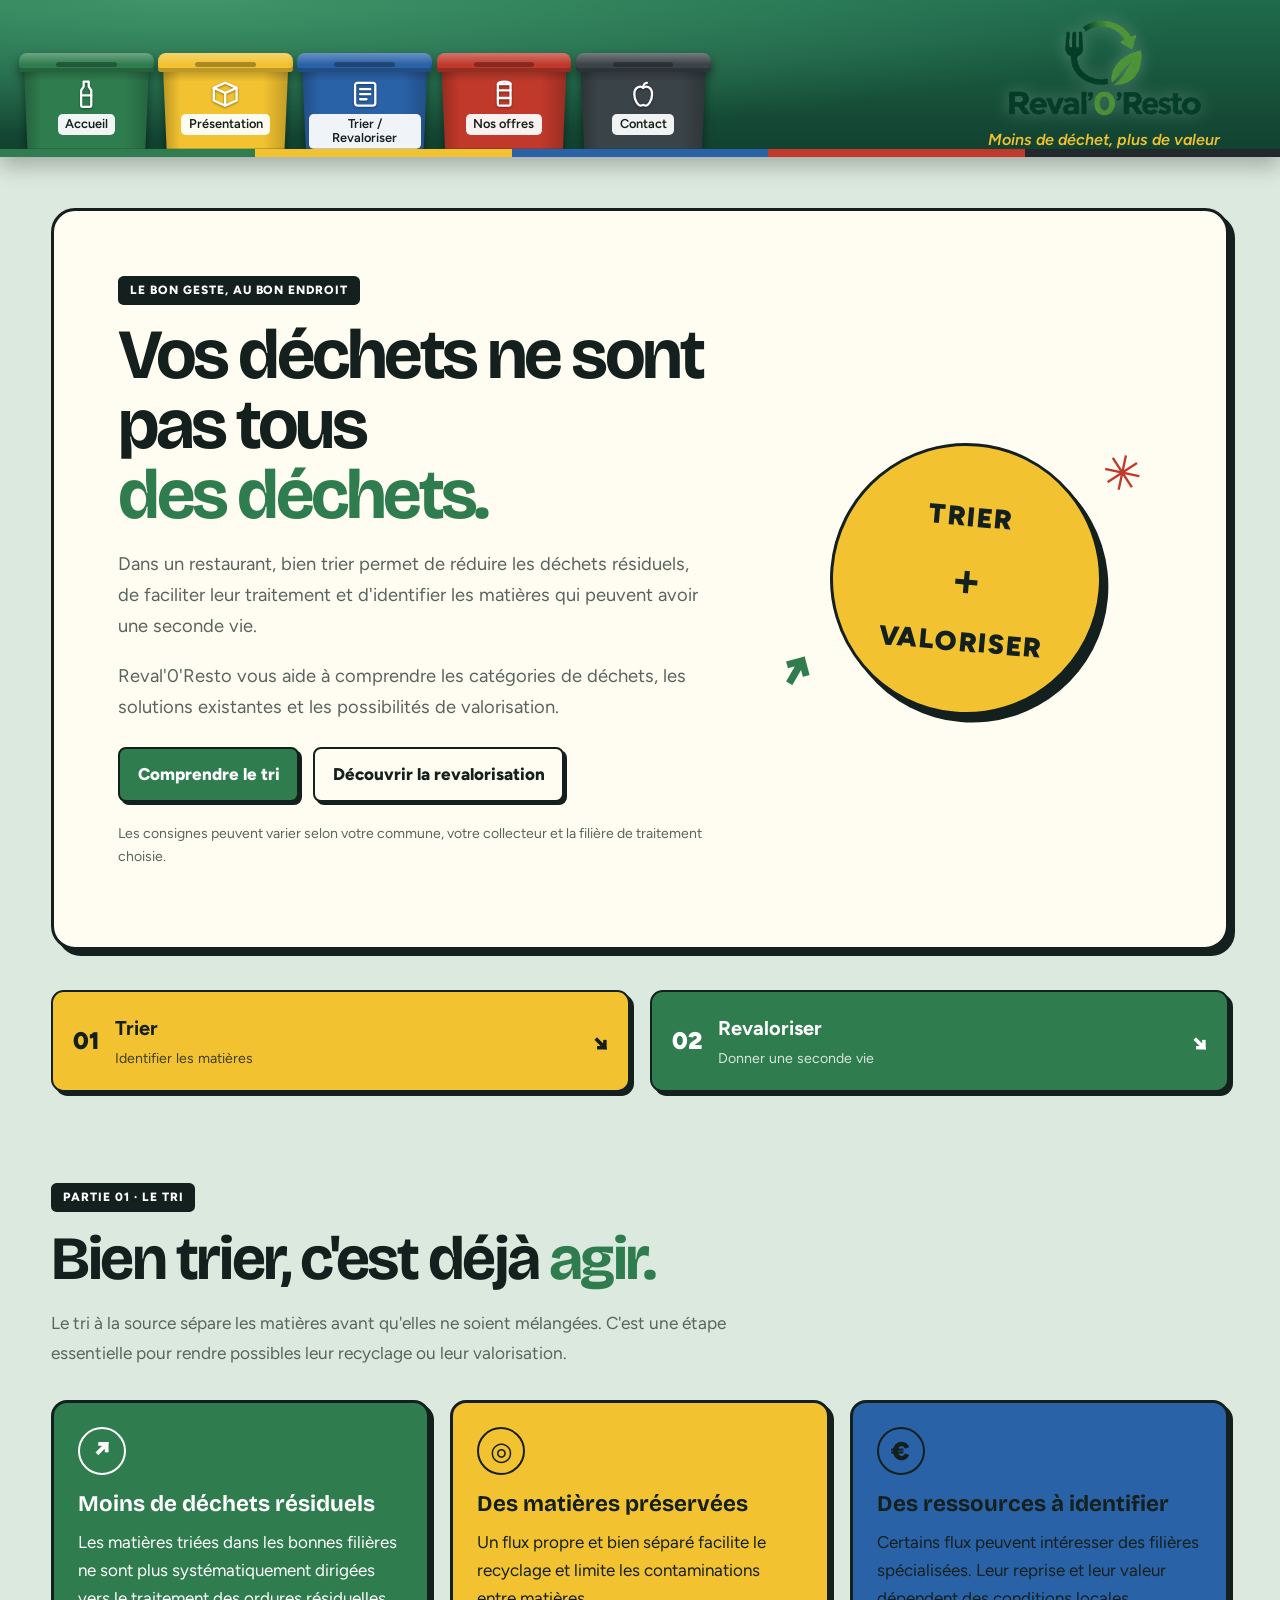
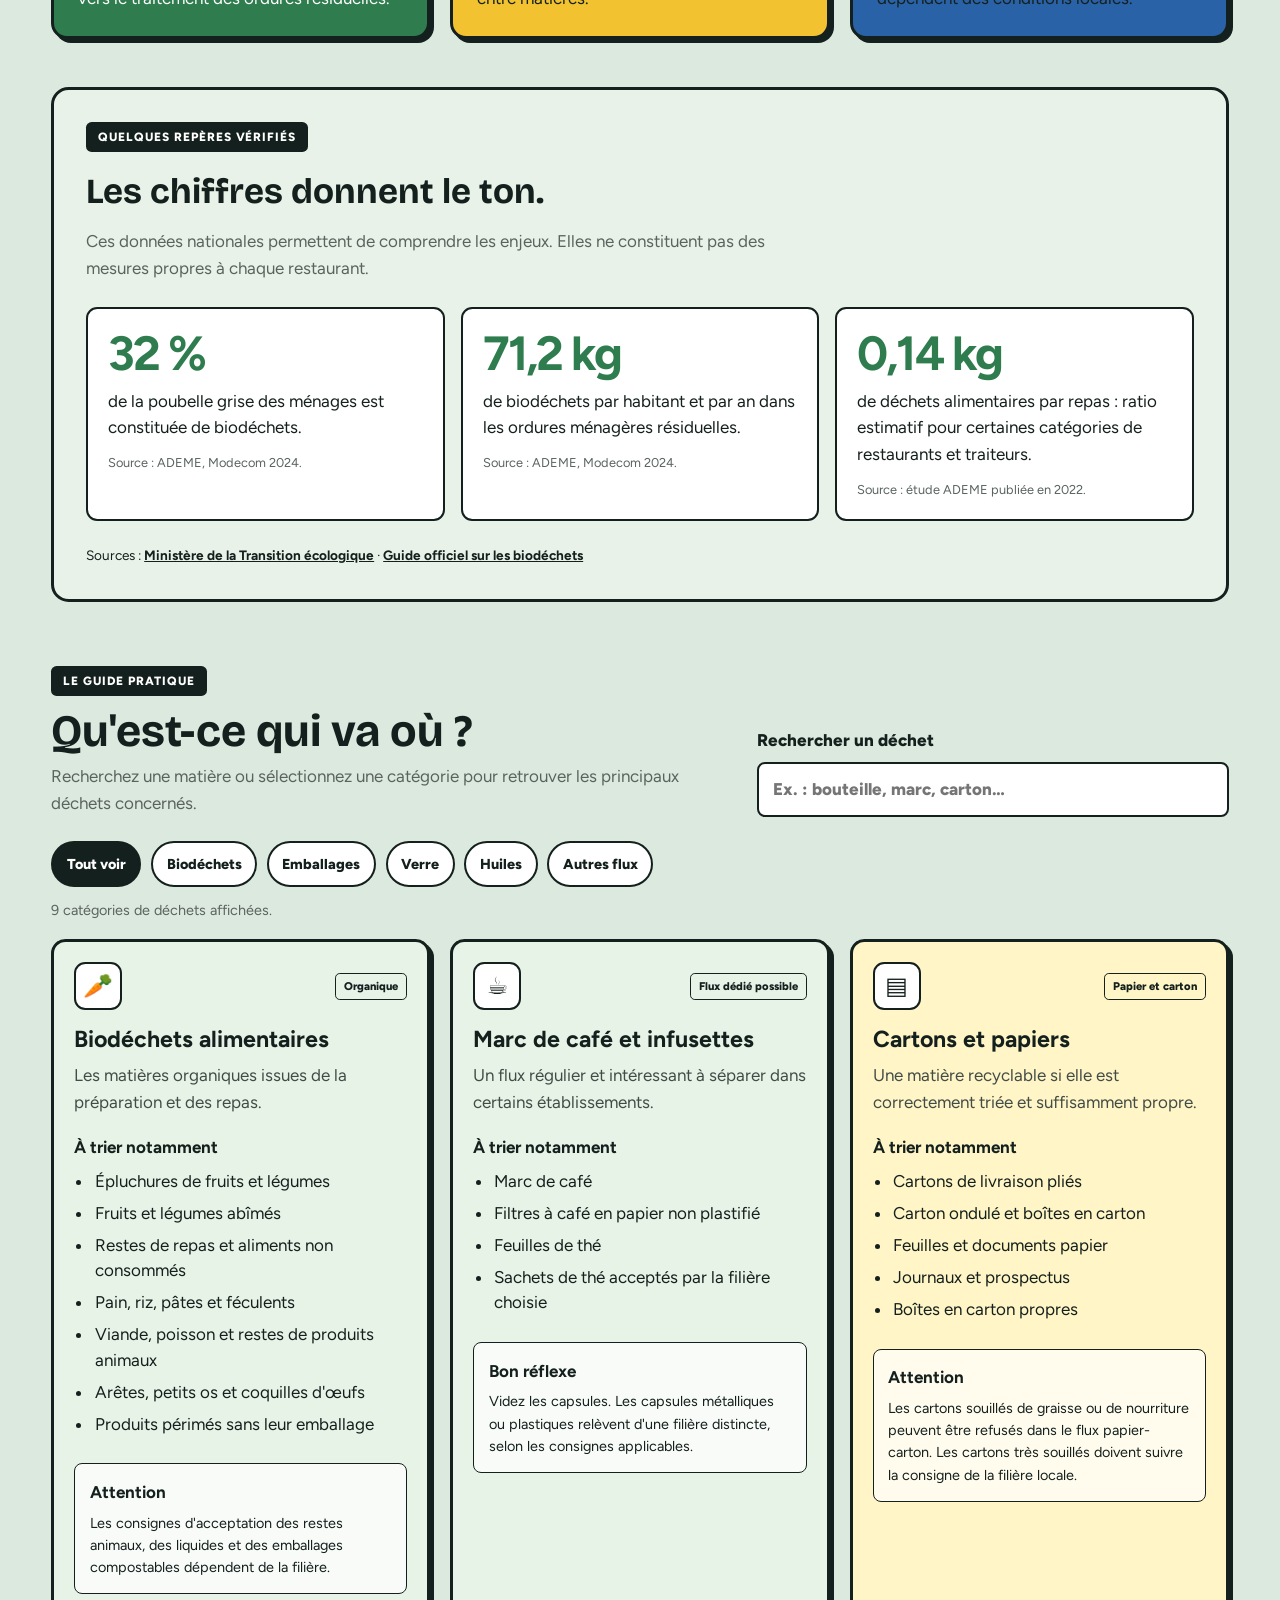
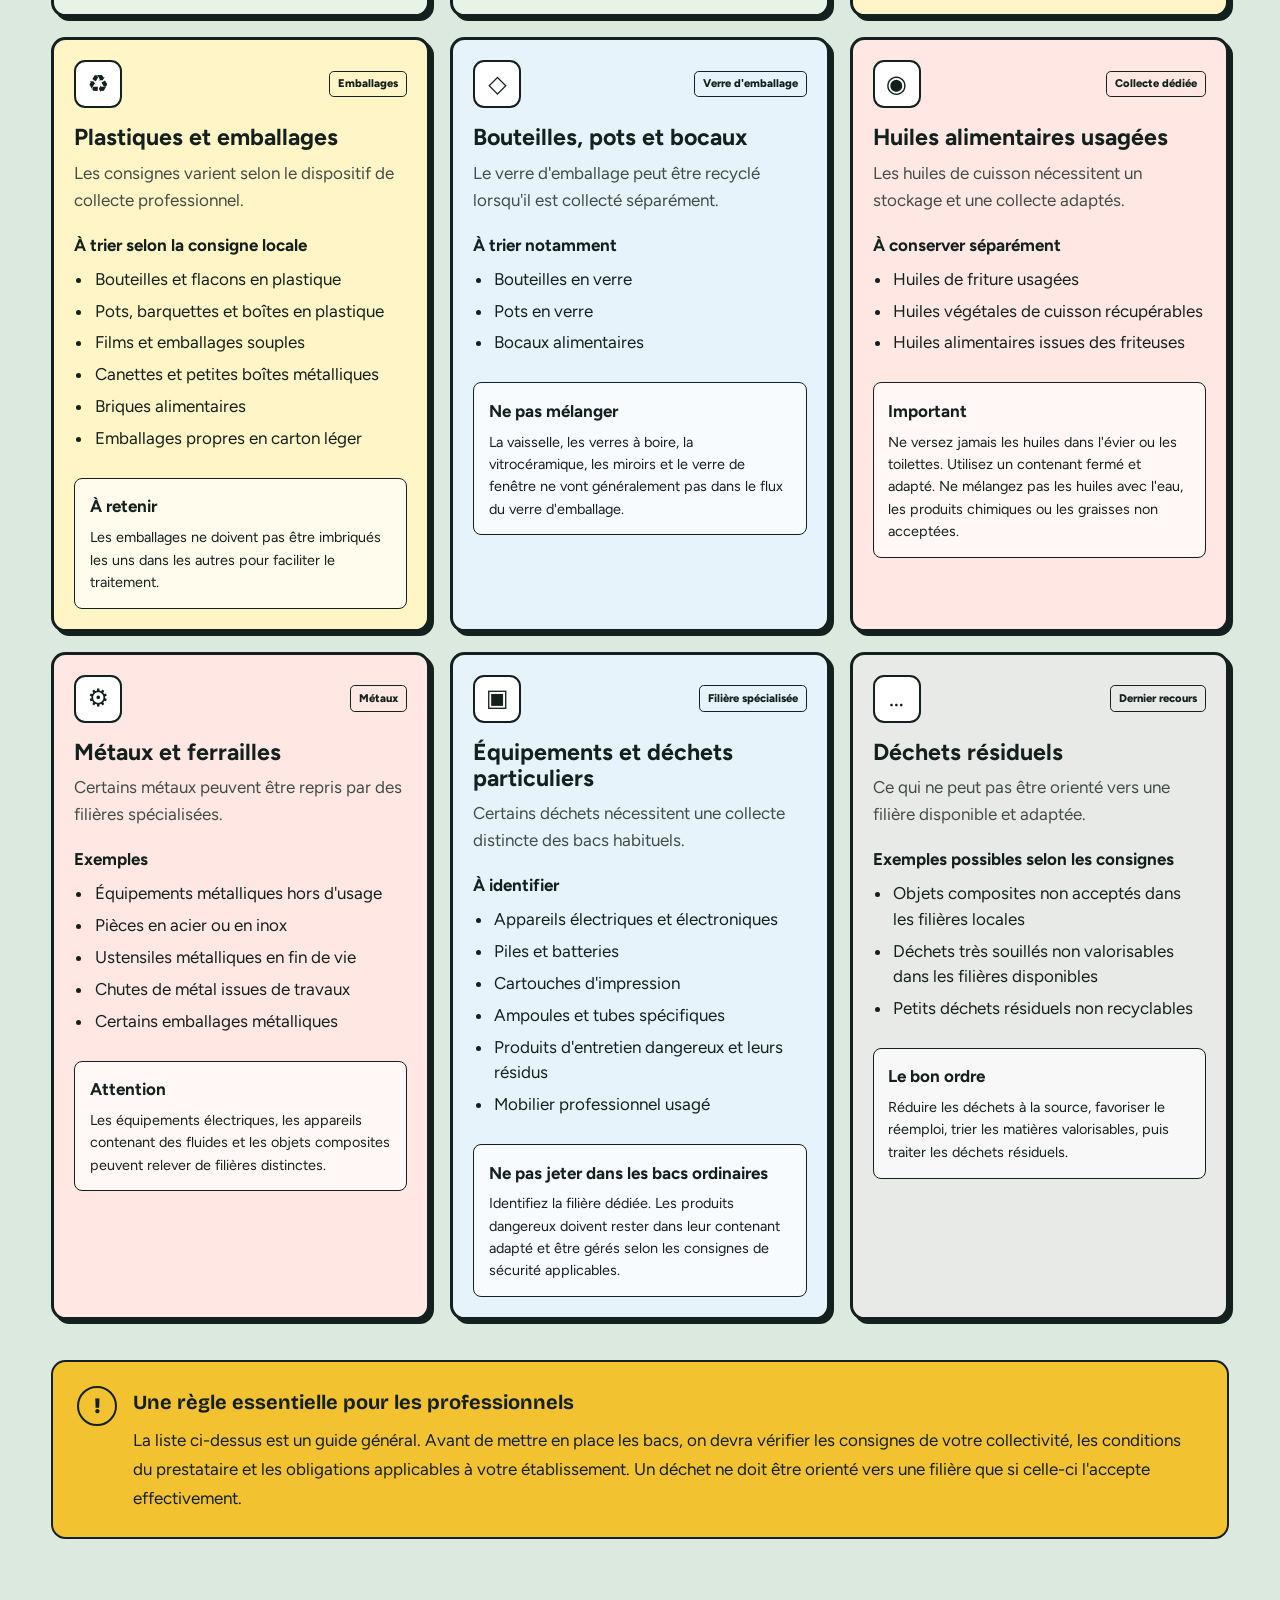
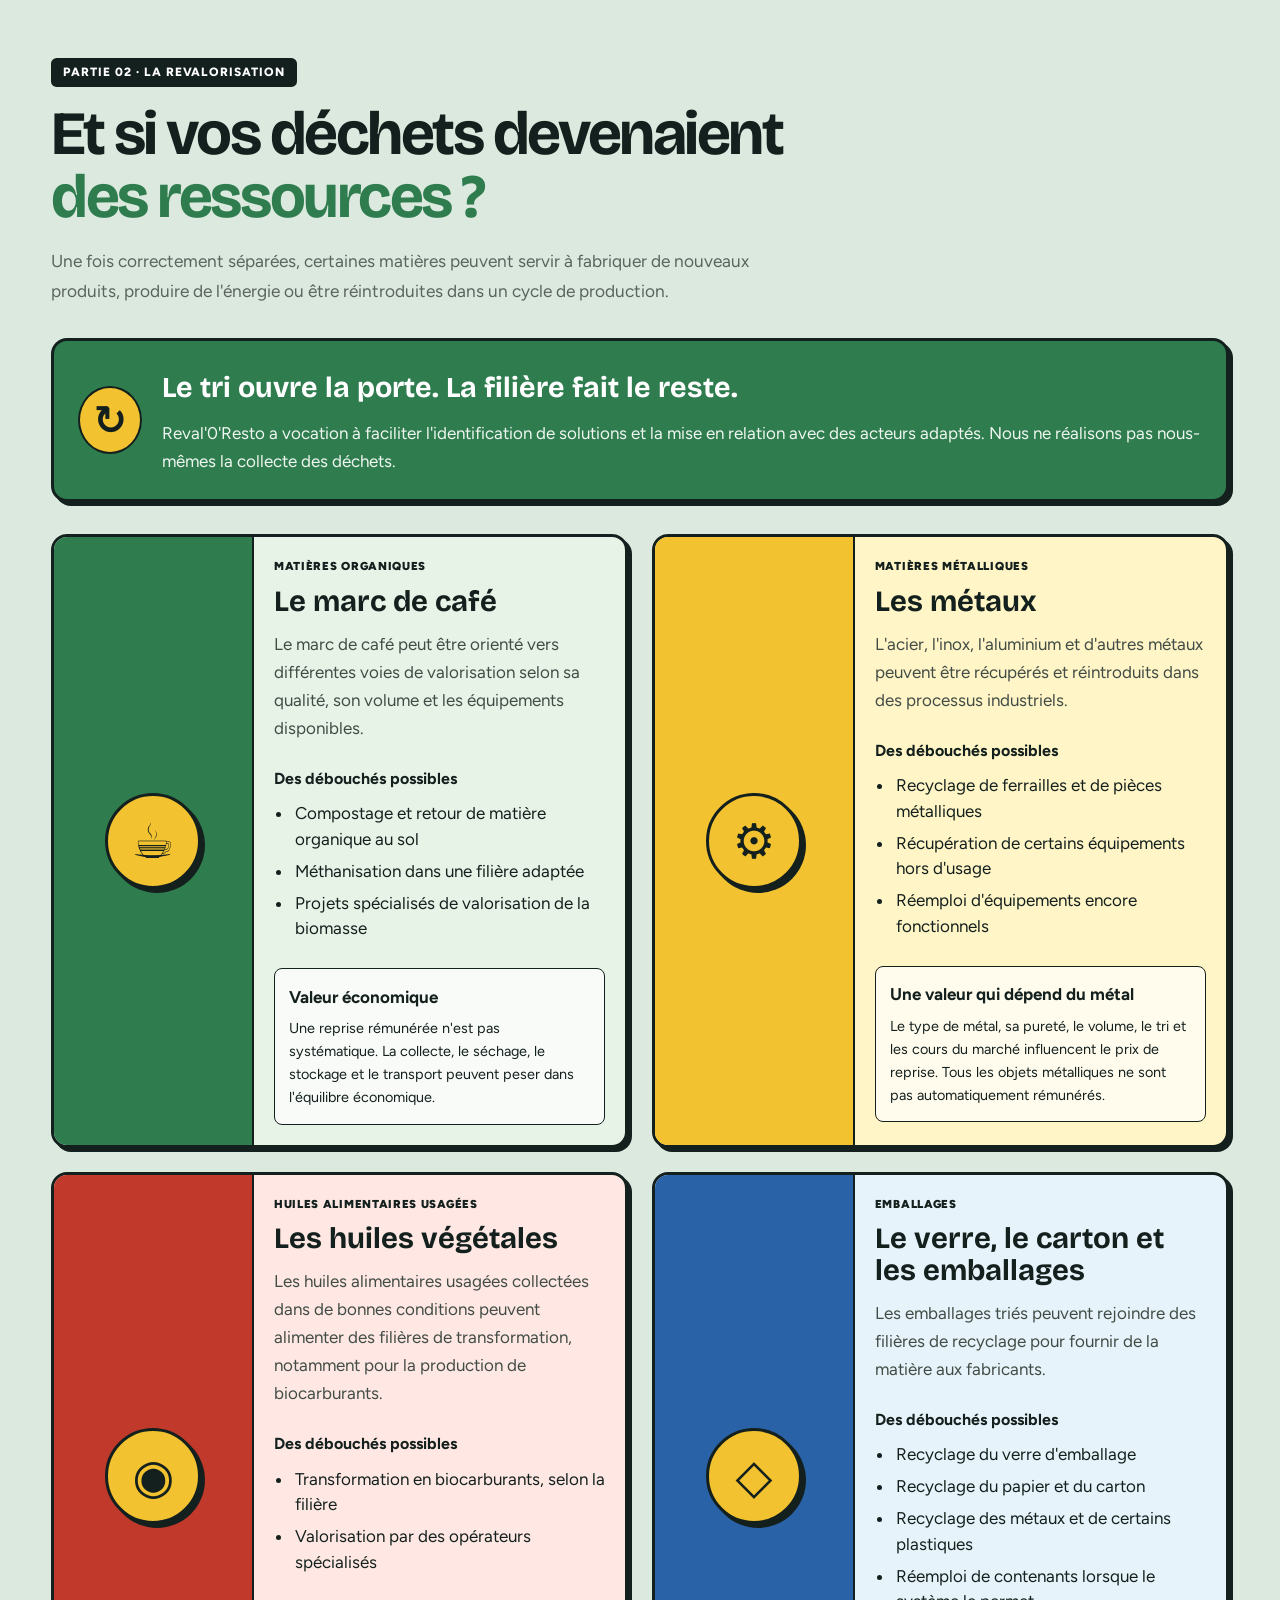
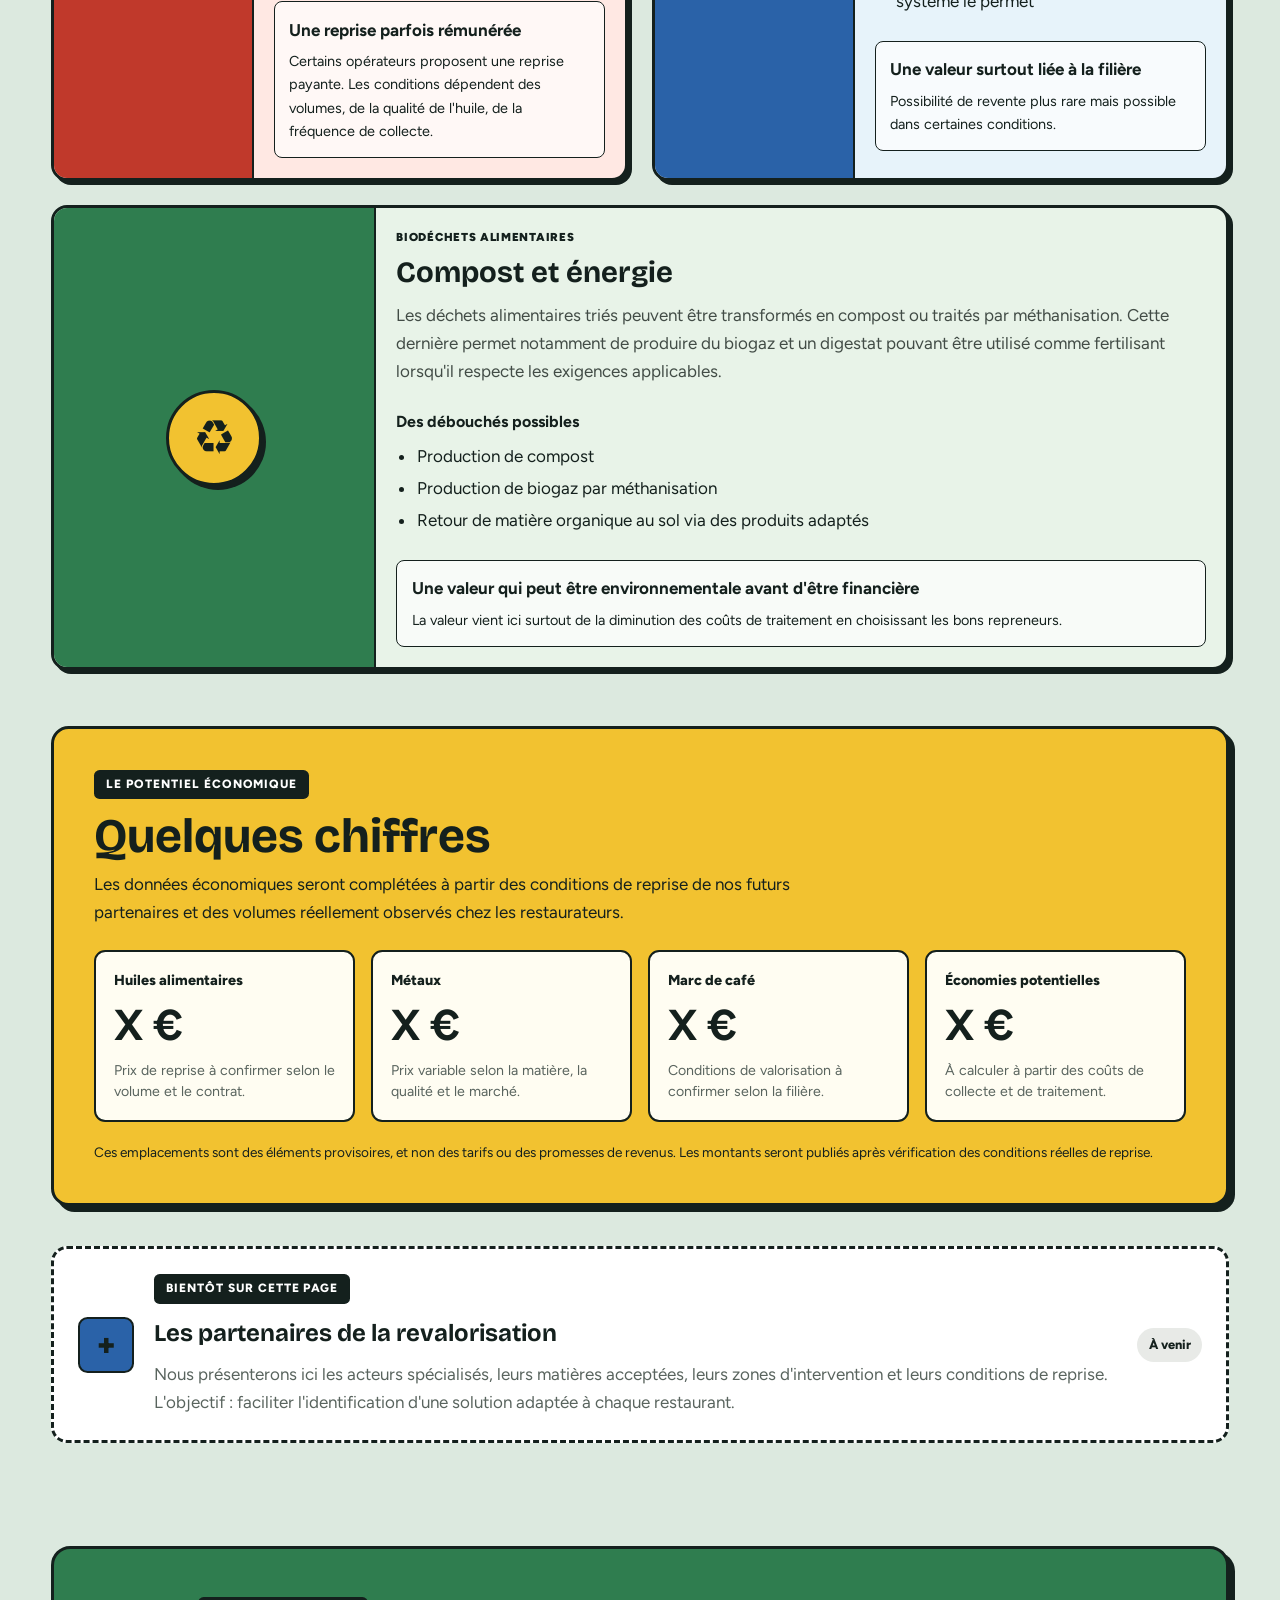
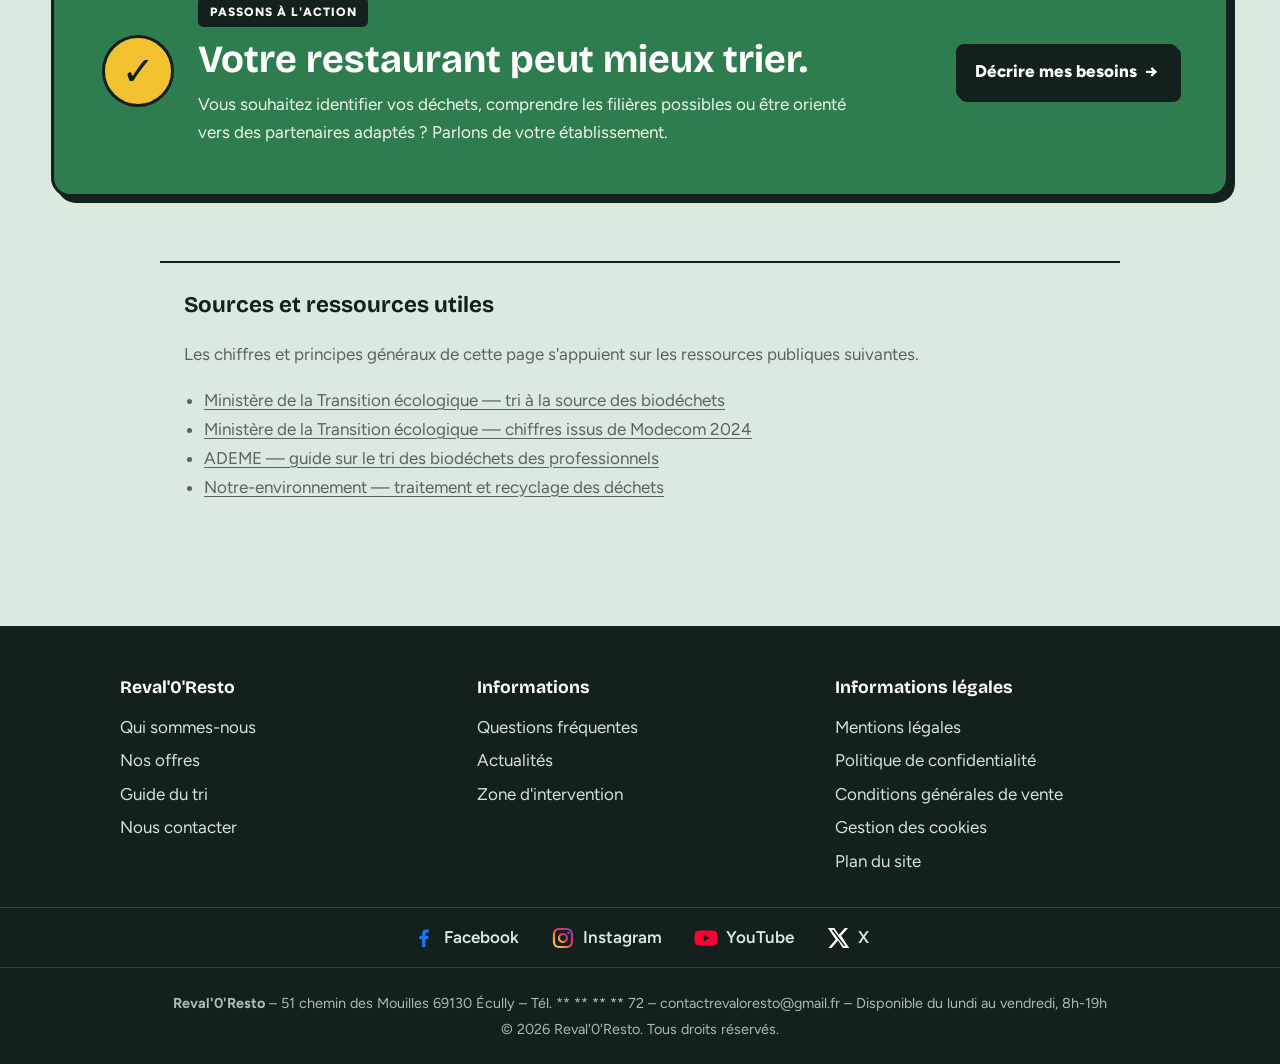
<file: trier.html>
<!DOCTYPE html>
<html lang="fr">
<head>
  <meta charset="UTF-8">
  <meta name="viewport" content="width=device-width, initial-scale=1">
  <meta name="description" content="Découvrez comment trier les déchets de votre restaurant et les solutions pour les revaloriser : biodéchets, verre, carton, métaux, huiles alimentaires et marc de café.">
  <meta name="theme-color" content="#2f7d4f">

  <title>Trier et revaloriser les déchets | Reval'0'Resto</title>

  <link rel="preconnect" href="https://fonts.googleapis.com">
  <link rel="preconnect" href="https://fonts.gstatic.com" crossorigin>
  <link href="https://fonts.googleapis.com/css2?family=Bricolage+Grotesque:opsz,wght@12..96,400;12..96,500;12..96,600;12..96,700;12..96,800&family=Figtree:wght@400;500;600;700;800&display=swap" rel="stylesheet">

  <link rel="stylesheet" href="css/style.css?v=7">
  <link rel="stylesheet" href="css/trier.css">

  <script src="js/main.js?v=7" defer></script>
  <script src="js/trier.js" defer></script>
</head>

<body>
  <a class="skip-link" href="#contenu">Aller au contenu</a>

  <!-- EN-TÊTE COMMUN -->
  <header class="site-header">
    <nav class="bins" aria-label="Navigation principale">
      <a class="bin bin--green" href="index.html">
        <span class="bin__lid"></span>
        <span class="bin__body">
          <svg class="bin__icon" viewBox="0 0 24 24" aria-hidden="true">
            <path d="M10 2h4v4l2 3v12a1 1 0 0 1-1 1H9a1 1 0 0 1-1-1V9l2-3z"/>
            <path d="M8 13h8"/>
          </svg>
          <span class="bin__label">Accueil</span>
        </span>
      </a>

      <a class="bin bin--yellow" href="presentation.html">
        <span class="bin__lid"></span>
        <span class="bin__body">
          <svg class="bin__icon" viewBox="0 0 24 24" aria-hidden="true">
            <path d="M3 7l9-4 9 4v10l-9 4-9-4z"/>
            <path d="M3 7l9 4 9-4M12 11v10"/>
          </svg>
          <span class="bin__label">Présentation</span>
        </span>
      </a>

      <a class="bin bin--blue" href="trier.html" aria-current="page">
        <span class="bin__lid"></span>
        <span class="bin__body">
          <svg class="bin__icon" viewBox="0 0 24 24" aria-hidden="true">
            <rect x="4" y="3" width="16" height="18" rx="2"/>
            <path d="M8 8h8M8 12h8M8 16h5"/>
          </svg>
          <span class="bin__label">Trier / Revaloriser</span>
        </span>
      </a>

      <a class="bin bin--red" href="offres.html">
        <span class="bin__lid"></span>
        <span class="bin__body">
          <svg class="bin__icon" viewBox="0 0 24 24" aria-hidden="true">
            <path d="M7 4h10v16a1 1 0 0 1-1 1H8a1 1 0 0 1-1-1z"/>
            <path d="M7 4c0-1 2-2 5-2s5 1 5 2M7 9h10M7 15h10"/>
          </svg>
          <span class="bin__label">Nos offres</span>
        </span>
      </a>

      <a class="bin bin--black" href="contact.html">
        <span class="bin__lid"></span>
        <span class="bin__body">
          <svg class="bin__icon" viewBox="0 0 24 24" aria-hidden="true">
            <path d="M12 7c-2-2-7-1-7 5 0 5 3 9 5 9 1 0 1.5-.5 2-.5s1 .5 2 .5c2 0 5-4 5-9 0-6-5-7-7-5z"/>
            <path d="M12 7c0-2 1-4 3-4"/>
          </svg>
          <span class="bin__label">Contact</span>
        </span>
      </a>
    </nav>

    <a class="brand" href="index.html" aria-label="Reval'0'Resto, retour à l'accueil">
      <img class="brand__logo" src="images/logo.png" alt="Reval'0'Resto">
      <span class="brand__slogan">Moins de déchet, plus de valeur</span>
    </a>
  </header>

  <main id="contenu" class="trier-page">

    <!-- HERO -->
    <section class="tri-hero">
      <div class="tri-hero__content">
        <span class="tri-eyebrow">Le bon geste, au bon endroit</span>

        <h1>
          Vos déchets ne sont pas tous
          <span>des déchets.</span>
        </h1>

        <p>
          Dans un restaurant, bien trier permet de réduire les déchets
          résiduels, de faciliter leur traitement et d'identifier les matières
          qui peuvent avoir une seconde vie.
        </p>

        <p>
          Reval'0'Resto vous aide à comprendre les catégories de déchets,
          les solutions existantes et les possibilités de valorisation.
        </p>

        <div class="tri-hero__actions">
          <a class="tri-button tri-button--primary" href="#trier">
            Comprendre le tri
          </a>
          <a class="tri-button tri-button--secondary" href="#revaloriser">
            Découvrir la revalorisation
          </a>
        </div>

        <p class="tri-hero__note">
          Les consignes peuvent varier selon votre commune, votre collecteur
          et la filière de traitement choisie.
        </p>
      </div>

      <div class="tri-hero__visual" aria-hidden="true">
        <div class="tri-hero__circle tri-hero__circle--yellow">
          <span>TRIER</span>
          <strong>+</strong>
          <span>VALORISER</span>
        </div>
        <span class="tri-hero__spark tri-hero__spark--one">✳</span>
        <span class="tri-hero__spark tri-hero__spark--two">↗</span>
      </div>
    </section>

    <!-- NAVIGATION INTERNE -->
    <nav class="tri-switch" aria-label="Accès aux sections">
      <a href="#trier">
        <span class="tri-switch__number">01</span>
        <span>
          <strong>Trier</strong>
          <small>Identifier les matières</small>
        </span>
        <span class="tri-switch__arrow" aria-hidden="true">↘</span>
      </a>

      <a href="#revaloriser">
        <span class="tri-switch__number">02</span>
        <span>
          <strong>Revaloriser</strong>
          <small>Donner une seconde vie</small>
        </span>
        <span class="tri-switch__arrow" aria-hidden="true">↘</span>
      </a>
    </nav>

    <!-- PARTIE 1 : TRIER -->
    <section id="trier" class="tri-section tri-section--sorting">
      <div class="tri-section__heading">
        <span class="tri-eyebrow">Partie 01 · Le tri</span>
        <h2>Bien trier, c'est déjà <span>agir.</span></h2>
        <p>
          Le tri à la source sépare les matières avant qu'elles ne soient
          mélangées. C'est une étape essentielle pour rendre possibles
          leur recyclage ou leur valorisation.
        </p>
      </div>

      <div class="tri-reasons">
        <article class="tri-reason tri-reason--green">
          <span class="tri-reason__icon" aria-hidden="true">↗</span>
          <h3>Moins de déchets résiduels</h3>
          <p>
            Les matières triées dans les bonnes filières ne sont plus
            systématiquement dirigées vers le traitement des ordures résiduelles.
          </p>
        </article>

        <article class="tri-reason tri-reason--yellow">
          <span class="tri-reason__icon" aria-hidden="true">◎</span>
          <h3>Des matières préservées</h3>
          <p>
            Un flux propre et bien séparé facilite le recyclage et limite
            les contaminations entre matières.
          </p>
        </article>

        <article class="tri-reason tri-reason--blue">
          <span class="tri-reason__icon" aria-hidden="true">€</span>
          <h3>Des ressources à identifier</h3>
          <p>
            Certains flux peuvent intéresser des filières spécialisées.
            Leur reprise et leur valeur dépendent des conditions locales.
          </p>
        </article>
      </div>

      <!-- CHIFFRES DOCUMENTÉS -->
      <div class="tri-stats">
        <div class="tri-stats__intro">
          <span class="tri-eyebrow">Quelques repères vérifiés</span>
          <h3>Les chiffres donnent le ton.</h3>
          <p>
            Ces données nationales permettent de comprendre les enjeux.
            Elles ne constituent pas des mesures propres à chaque restaurant.
          </p>
        </div>

        <article class="tri-stat">
          <strong>32 %</strong>
          <p>
            de la poubelle grise des ménages est constituée de biodéchets.
          </p>
          <small>Source : ADEME, Modecom 2024.</small>
        </article>

        <article class="tri-stat">
          <strong>71,2 kg</strong>
          <p>
            de biodéchets par habitant et par an dans les ordures ménagères
            résiduelles.
          </p>
          <small>Source : ADEME, Modecom 2024.</small>
        </article>

        <article class="tri-stat">
          <strong>0,14 kg</strong>
          <p>
            de déchets alimentaires par repas : ratio estimatif pour
            certaines catégories de restaurants et traiteurs.
          </p>
          <small>Source : étude ADEME publiée en 2022.</small>
        </article>

        <p class="tri-stats__source">
          Sources :
          <a href="https://www.ecologie.gouv.fr/actualites/6-idees-recues-tri-biodechets" target="_blank" rel="noopener noreferrer">Ministère de la Transition écologique</a>
          ·
          <a href="https://www.ecologie.gouv.fr/biodechets" target="_blank" rel="noopener noreferrer">Guide officiel sur les biodéchets</a>
        </p>
      </div>

      <!-- FILTRE DES DÉCHETS -->
      <div class="tri-directory">
        <div class="tri-directory__heading">
          <div>
            <span class="tri-eyebrow">Le guide pratique</span>
            <h3>Qu'est-ce qui va où&nbsp;?</h3>
            <p>
              Recherchez une matière ou sélectionnez une catégorie pour
              retrouver les principaux déchets concernés.
            </p>
          </div>

          <label class="tri-search">
            <span>Rechercher un déchet</span>
            <input
              type="search"
              id="tri-search"
              placeholder="Ex. : bouteille, marc, carton…"
              autocomplete="off"
            >
          </label>
        </div>

        <div class="tri-filters" role="group" aria-label="Filtrer les catégories de déchets">
          <button type="button" class="tri-filter is-active" data-filter="all" aria-pressed="true">
            Tout voir
          </button>
          <button type="button" class="tri-filter" data-filter="alimentaire" aria-pressed="false">
            Biodéchets
          </button>
          <button type="button" class="tri-filter" data-filter="recyclable" aria-pressed="false">
            Emballages
          </button>
          <button type="button" class="tri-filter" data-filter="verre" aria-pressed="false">
            Verre
          </button>
          <button type="button" class="tri-filter" data-filter="huile" aria-pressed="false">
            Huiles
          </button>
          <button type="button" class="tri-filter" data-filter="specifique" aria-pressed="false">
            Autres flux
          </button>
        </div>

        <p id="tri-results-status" class="tri-results-status" aria-live="polite"></p>

        <div class="tri-waste-grid" id="tri-waste-grid">

          <article class="tri-waste-card tri-waste-card--green" data-category="alimentaire">
            <div class="tri-waste-card__top">
              <span class="tri-waste-card__icon" aria-hidden="true">🥕</span>
              <span class="tri-waste-card__tag">Organique</span>
            </div>
            <h4>Biodéchets alimentaires</h4>
            <p>Les matières organiques issues de la préparation et des repas.</p>
            <div class="tri-waste-card__list">
              <strong>À trier notamment</strong>
              <ul>
                <li>Épluchures de fruits et légumes</li>
                <li>Fruits et légumes abîmés</li>
                <li>Restes de repas et aliments non consommés</li>
                <li>Pain, riz, pâtes et féculents</li>
                <li>Viande, poisson et restes de produits animaux</li>
                <li>Arêtes, petits os et coquilles d'œufs</li>
                <li>Produits périmés sans leur emballage</li>
              </ul>
            </div>
            <div class="tri-waste-card__tip">
              <strong>Attention</strong>
              <p>
                Les consignes d'acceptation des restes animaux, des liquides
                et des emballages compostables dépendent de la filière.
              </p>
            </div>
          </article>

          <article class="tri-waste-card tri-waste-card--green" data-category="alimentaire">
            <div class="tri-waste-card__top">
              <span class="tri-waste-card__icon" aria-hidden="true">☕</span>
              <span class="tri-waste-card__tag">Flux dédié possible</span>
            </div>
            <h4>Marc de café et infusettes</h4>
            <p>Un flux régulier et intéressant à séparer dans certains établissements.</p>
            <div class="tri-waste-card__list">
              <strong>À trier notamment</strong>
              <ul>
                <li>Marc de café</li>
                <li>Filtres à café en papier non plastifié</li>
                <li>Feuilles de thé</li>
                <li>Sachets de thé acceptés par la filière choisie</li>
              </ul>
            </div>
            <div class="tri-waste-card__tip">
              <strong>Bon réflexe</strong>
              <p>
                Videz les capsules. Les capsules métalliques ou plastiques
                relèvent d'une filière distincte, selon les consignes applicables.
              </p>
            </div>
          </article>

          <article class="tri-waste-card tri-waste-card--yellow" data-category="recyclable">
            <div class="tri-waste-card__top">
              <span class="tri-waste-card__icon" aria-hidden="true">▤</span>
              <span class="tri-waste-card__tag">Papier et carton</span>
            </div>
            <h4>Cartons et papiers</h4>
            <p>Une matière recyclable si elle est correctement triée et suffisamment propre.</p>
            <div class="tri-waste-card__list">
              <strong>À trier notamment</strong>
              <ul>
                <li>Cartons de livraison pliés</li>
                <li>Carton ondulé et boîtes en carton</li>
                <li>Feuilles et documents papier</li>
                <li>Journaux et prospectus</li>
                <li>Boîtes en carton propres</li>
              </ul>
            </div>
            <div class="tri-waste-card__tip">
              <strong>Attention</strong>
              <p>
                Les cartons souillés de graisse ou de nourriture peuvent être
                refusés dans le flux papier-carton. Les cartons très souillés
                doivent suivre la consigne de la filière locale.
              </p>
            </div>
          </article>

          <article class="tri-waste-card tri-waste-card--yellow" data-category="recyclable">
            <div class="tri-waste-card__top">
              <span class="tri-waste-card__icon" aria-hidden="true">♻</span>
              <span class="tri-waste-card__tag">Emballages</span>
            </div>
            <h4>Plastiques et emballages</h4>
            <p>Les consignes varient selon le dispositif de collecte professionnel.</p>
            <div class="tri-waste-card__list">
              <strong>À trier selon la consigne locale</strong>
              <ul>
                <li>Bouteilles et flacons en plastique</li>
                <li>Pots, barquettes et boîtes en plastique</li>
                <li>Films et emballages souples</li>
                <li>Canettes et petites boîtes métalliques</li>
                <li>Briques alimentaires</li>
                <li>Emballages propres en carton léger</li>
              </ul>
            </div>
            <div class="tri-waste-card__tip">
              <strong>À retenir</strong>
              <p>
                Les emballages ne doivent pas être imbriqués les uns dans les
                autres pour faciliter le traitement.
              </p>
            </div>
          </article>

          <article class="tri-waste-card tri-waste-card--blue" data-category="verre">
            <div class="tri-waste-card__top">
              <span class="tri-waste-card__icon" aria-hidden="true">◇</span>
              <span class="tri-waste-card__tag">Verre d'emballage</span>
            </div>
            <h4>Bouteilles, pots et bocaux</h4>
            <p>Le verre d'emballage peut être recyclé lorsqu'il est collecté séparément.</p>
            <div class="tri-waste-card__list">
              <strong>À trier notamment</strong>
              <ul>
                <li>Bouteilles en verre</li>
                <li>Pots en verre</li>
                <li>Bocaux alimentaires</li>
              </ul>
            </div>
            <div class="tri-waste-card__tip">
              <strong>Ne pas mélanger</strong>
              <p>
                La vaisselle, les verres à boire, la vitrocéramique, les miroirs
                et le verre de fenêtre ne vont généralement pas dans le flux
                du verre d'emballage.
              </p>
            </div>
          </article>

          <article class="tri-waste-card tri-waste-card--red" data-category="huile">
            <div class="tri-waste-card__top">
              <span class="tri-waste-card__icon" aria-hidden="true">◉</span>
              <span class="tri-waste-card__tag">Collecte dédiée</span>
            </div>
            <h4>Huiles alimentaires usagées</h4>
            <p>Les huiles de cuisson nécessitent un stockage et une collecte adaptés.</p>
            <div class="tri-waste-card__list">
              <strong>À conserver séparément</strong>
              <ul>
                <li>Huiles de friture usagées</li>
                <li>Huiles végétales de cuisson récupérables</li>
                <li>Huiles alimentaires issues des friteuses</li>
              </ul>
            </div>
            <div class="tri-waste-card__tip">
              <strong>Important</strong>
              <p>
                Ne versez jamais les huiles dans l'évier ou les toilettes.
                Utilisez un contenant fermé et adapté. Ne mélangez pas les huiles
                avec l'eau, les produits chimiques ou les graisses non acceptées.
              </p>
            </div>
          </article>

          <article class="tri-waste-card tri-waste-card--red" data-category="specifique">
            <div class="tri-waste-card__top">
              <span class="tri-waste-card__icon" aria-hidden="true">⚙</span>
              <span class="tri-waste-card__tag">Métaux</span>
            </div>
            <h4>Métaux et ferrailles</h4>
            <p>Certains métaux peuvent être repris par des filières spécialisées.</p>
            <div class="tri-waste-card__list">
              <strong>Exemples</strong>
              <ul>
                <li>Équipements métalliques hors d'usage</li>
                <li>Pièces en acier ou en inox</li>
                <li>Ustensiles métalliques en fin de vie</li>
                <li>Chutes de métal issues de travaux</li>
                <li>Certains emballages métalliques</li>
              </ul>
            </div>
            <div class="tri-waste-card__tip">
              <strong>Attention</strong>
              <p>
                Les équipements électriques, les appareils contenant des fluides
                et les objets composites peuvent relever de filières distinctes.
              </p>
            </div>
          </article>

          <article class="tri-waste-card tri-waste-card--blue" data-category="specifique">
            <div class="tri-waste-card__top">
              <span class="tri-waste-card__icon" aria-hidden="true">▣</span>
              <span class="tri-waste-card__tag">Filière spécialisée</span>
            </div>
            <h4>Équipements et déchets particuliers</h4>
            <p>Certains déchets nécessitent une collecte distincte des bacs habituels.</p>
            <div class="tri-waste-card__list">
              <strong>À identifier</strong>
              <ul>
                <li>Appareils électriques et électroniques</li>
                <li>Piles et batteries</li>
                <li>Cartouches d'impression</li>
                <li>Ampoules et tubes spécifiques</li>
                <li>Produits d'entretien dangereux et leurs résidus</li>
                <li>Mobilier professionnel usagé</li>
              </ul>
            </div>
            <div class="tri-waste-card__tip">
              <strong>Ne pas jeter dans les bacs ordinaires</strong>
              <p>
                Identifiez la filière dédiée. Les produits dangereux doivent
                rester dans leur contenant adapté et être gérés selon les
                consignes de sécurité applicables.
              </p>
            </div>
          </article>

          <article class="tri-waste-card tri-waste-card--dark" data-category="specifique">
            <div class="tri-waste-card__top">
              <span class="tri-waste-card__icon" aria-hidden="true">…</span>
              <span class="tri-waste-card__tag">Dernier recours</span>
            </div>
            <h4>Déchets résiduels</h4>
            <p>Ce qui ne peut pas être orienté vers une filière disponible et adaptée.</p>
            <div class="tri-waste-card__list">
              <strong>Exemples possibles selon les consignes</strong>
              <ul>
                <li>Objets composites non acceptés dans les filières locales</li>
                <li>Déchets très souillés non valorisables dans les filières disponibles</li>
                <li>Petits déchets résiduels non recyclables</li>
              </ul>
            </div>
            <div class="tri-waste-card__tip">
              <strong>Le bon ordre</strong>
              <p>
                Réduire les déchets à la source, favoriser le réemploi,
                trier les matières valorisables, puis traiter les déchets résiduels.
              </p>
            </div>
          </article>

        </div>

        <div id="tri-no-results" class="tri-no-results" hidden>
          <h4>Aucun déchet trouvé</h4>
          <p>Essayez un autre mot ou choisissez une autre catégorie.</p>
          <button type="button" class="tri-button tri-button--primary" id="tri-reset">
            Réinitialiser les filtres
          </button>
        </div>
      </div>

      <aside class="tri-note">
        <span class="tri-note__icon" aria-hidden="true">!</span>
        <div>
          <h3>Une règle essentielle pour les professionnels</h3>
          <p>
            La liste ci-dessus est un guide général. Avant de mettre en place
            les bacs, on devra vérifier les consignes de votre collectivité, les
            conditions du prestataire et les obligations applicables à votre
            établissement. Un déchet ne doit être orienté vers une filière
            que si celle-ci l'accepte effectivement.
          </p>
        </div>
      </aside>
    </section>

    <!-- PARTIE 2 : REVALORISER -->
    <section id="revaloriser" class="tri-section tri-section--revalue">
      <div class="tri-section__heading">
        <span class="tri-eyebrow">Partie 02 · La revalorisation</span>
        <h2>Et si vos déchets devenaient <span>des ressources&nbsp;?</span></h2>
        <p>
          Une fois correctement séparées, certaines matières peuvent servir
          à fabriquer de nouveaux produits, produire de l'énergie ou être
          réintroduites dans un cycle de production.
        </p>
      </div>

      <div class="revalue-intro">
        <div class="revalue-intro__mark" aria-hidden="true">↻</div>
        <div>
          <h3>Le tri ouvre la porte. La filière fait le reste.</h3>
          <p>
            Reval'0'Resto a vocation à faciliter l'identification de solutions
            et la mise en relation avec des acteurs adaptés. Nous ne réalisons
            pas nous-mêmes la collecte des déchets.
          </p>
        </div>
      </div>

      <div class="revalue-grid">

        <article class="revalue-card revalue-card--green">
          <div class="revalue-card__visual revalue-card__visual--coffee" aria-hidden="true">
            <span>☕</span>
          </div>
          <div class="revalue-card__body">
            <span class="revalue-card__category">Matières organiques</span>
            <h3>Le marc de café</h3>
            <p>
              Le marc de café peut être orienté vers différentes voies de
              valorisation selon sa qualité, son volume et les équipements
              disponibles.
            </p>
            <h4>Des débouchés possibles</h4>
            <ul>
              <li>Compostage et retour de matière organique au sol</li>
              <li>Méthanisation dans une filière adaptée</li>
              <li>Projets spécialisés de valorisation de la biomasse</li>
            </ul>
            <div class="revalue-card__economy">
              <strong>Valeur économique</strong>
              <p>
                Une reprise rémunérée n'est pas systématique. La collecte,
                le séchage, le stockage et le transport peuvent peser dans
                l'équilibre économique.
              </p>
            </div>
          </div>
        </article>

        <article class="revalue-card revalue-card--yellow">
          <div class="revalue-card__visual revalue-card__visual--metal" aria-hidden="true">
            <span>⚙</span>
          </div>
          <div class="revalue-card__body">
            <span class="revalue-card__category">Matières métalliques</span>
            <h3>Les métaux</h3>
            <p>
              L'acier, l'inox, l'aluminium et d'autres métaux peuvent être
              récupérés et réintroduits dans des processus industriels.
            </p>
            <h4>Des débouchés possibles</h4>
            <ul>
              <li>Recyclage de ferrailles et de pièces métalliques</li>
              <li>Récupération de certains équipements hors d'usage</li>
              <li>Réemploi d'équipements encore fonctionnels</li>
            </ul>
            <div class="revalue-card__economy">
              <strong>Une valeur qui dépend du métal</strong>
              <p>
                Le type de métal, sa pureté, le volume, le tri et les cours
                du marché influencent le prix de reprise. Tous les objets
                métalliques ne sont pas automatiquement rémunérés.
              </p>
            </div>
          </div>
        </article>

        <article class="revalue-card revalue-card--red">
          <div class="revalue-card__visual revalue-card__visual--oil" aria-hidden="true">
            <span>◉</span>
          </div>
          <div class="revalue-card__body">
            <span class="revalue-card__category">Huiles alimentaires usagées</span>
            <h3>Les huiles végétales</h3>
            <p>
              Les huiles alimentaires usagées collectées dans de bonnes
              conditions peuvent alimenter des filières de transformation,
              notamment pour la production de biocarburants.
            </p>
            <h4>Des débouchés possibles</h4>
            <ul>
              <li>Transformation en biocarburants, selon la filière</li>
              <li>Valorisation par des opérateurs spécialisés</li>
            </ul>
            <div class="revalue-card__economy">
              <strong>Une reprise parfois rémunérée</strong>
              <p>
                Certains opérateurs proposent une reprise payante.
                Les conditions dépendent des volumes, de la qualité de l'huile,
                de la fréquence de collecte.
              </p>
            </div>
          </div>
        </article>

        <article class="revalue-card revalue-card--blue">
          <div class="revalue-card__visual revalue-card__visual--glass" aria-hidden="true">
            <span>◇</span>
          </div>
          <div class="revalue-card__body">
            <span class="revalue-card__category">Emballages</span>
            <h3>Le verre, le carton et les emballages</h3>
            <p>
              Les emballages triés peuvent rejoindre des filières de recyclage
              pour fournir de la matière aux fabricants.
            </p>
            <h4>Des débouchés possibles</h4>
            <ul>
              <li>Recyclage du verre d'emballage</li>
              <li>Recyclage du papier et du carton</li>
              <li>Recyclage des métaux et de certains plastiques</li>
              <li>Réemploi de contenants lorsque le système le permet</li>
            </ul>
            <div class="revalue-card__economy">
              <strong>Une valeur surtout liée à la filière</strong>
              <p>
                Possibilité de revente plus rare mais possible dans certaines conditions.
              </p>
            </div>
          </div>
        </article>

        <article class="revalue-card revalue-card--green revalue-card--wide">
          <div class="revalue-card__visual revalue-card__visual--bio" aria-hidden="true">
            <span>♻</span>
          </div>
          <div class="revalue-card__body">
            <span class="revalue-card__category">Biodéchets alimentaires</span>
            <h3>Compost et énergie</h3>
            <p>
              Les déchets alimentaires triés peuvent être transformés en
              compost ou traités par méthanisation. Cette dernière permet
              notamment de produire du biogaz et un digestat pouvant être
              utilisé comme fertilisant lorsqu'il respecte les exigences
              applicables.
            </p>
            <h4>Des débouchés possibles</h4>
            <ul>
              <li>Production de compost</li>
              <li>Production de biogaz par méthanisation</li>
              <li>Retour de matière organique au sol via des produits adaptés</li>
            </ul>
            <div class="revalue-card__economy">
              <strong>Une valeur qui peut être environnementale avant d'être financière</strong>
              <p>
                La valeur vient ici surtout de la diminution des coûts de 
                traitement en choisissant les bons repreneurs.
              </p>
            </div>
          </div>
        </article>
      </div>

      <!-- QUELQUES CHIFFRES À COMPLÉTER -->
      <section class="revalue-numbers" aria-labelledby="revalue-numbers-title">
        <div class="revalue-numbers__heading">
          <span class="tri-eyebrow">Le potentiel économique</span>
          <h3 id="revalue-numbers-title">Quelques chiffres</h3>
          <p>
            Les données économiques seront complétées à partir des conditions
            de reprise de nos futurs partenaires et des volumes réellement
            observés chez les restaurateurs.
          </p>
        </div>

        <div class="revalue-numbers__grid">
          <article>
            <span>Huiles alimentaires</span>
            <strong>X €</strong>
            <small>Prix de reprise à confirmer selon le volume et le contrat.</small>
          </article>
          <article>
            <span>Métaux</span>
            <strong>X €</strong>
            <small>Prix variable selon la matière, la qualité et le marché.</small>
          </article>
          <article>
            <span>Marc de café</span>
            <strong>X €</strong>
            <small>Conditions de valorisation à confirmer selon la filière.</small>
          </article>
          <article>
            <span>Économies potentielles</span>
            <strong>X €</strong>
            <small>À calculer à partir des coûts de collecte et de traitement.</small>
          </article>
        </div>

        <p class="revalue-numbers__disclaimer">
          Ces emplacements sont des éléments provisoires, et non des tarifs
          ou des promesses de revenus. Les montants seront publiés après
          vérification des conditions réelles de reprise.
        </p>
      </section>

      <!-- PARTENAIRES À VENIR -->
      <section class="tri-partners">
        <div class="tri-partners__mark" aria-hidden="true">+</div>
        <div>
          <span class="tri-eyebrow">Bientôt sur cette page</span>
          <h3>Les partenaires de la revalorisation</h3>
          <p>
            Nous présenterons ici les acteurs spécialisés, leurs matières
            acceptées, leurs zones d'intervention et leurs conditions de reprise.
            L'objectif : faciliter l'identification d'une solution adaptée
            à chaque restaurant.
          </p>
        </div>
        <span class="tri-partners__badge">À venir</span>
      </section>
    </section>

    <!-- CTA FINAL -->
    <section class="tri-outro">
      <div class="tri-outro__symbol" aria-hidden="true">✓</div>
      <div class="tri-outro__text">
        <span class="tri-eyebrow">Passons à l'action</span>
        <h2>Votre restaurant peut mieux trier.</h2>
        <p>
          Vous souhaitez identifier vos déchets, comprendre les filières
          possibles ou être orienté vers des partenaires adaptés&nbsp;?
          Parlons de votre établissement.
        </p>
      </div>
      <a class="tri-button tri-button--dark" href="contact.html">
        Décrire mes besoins <span aria-hidden="true">→</span>
      </a>
    </section>

    <!-- SOURCES -->
    <section class="tri-sources" aria-labelledby="tri-sources-title">
      <h2 id="tri-sources-title">Sources et ressources utiles</h2>
      <p>
        Les chiffres et principes généraux de cette page s'appuient sur
        les ressources publiques suivantes.
      </p>
      <ul>
        <li>
          <a href="https://www.ecologie.gouv.fr/biodechets" target="_blank" rel="noopener noreferrer">
            Ministère de la Transition écologique — tri à la source des biodéchets
          </a>
        </li>
        <li>
          <a href="https://www.ecologie.gouv.fr/actualites/6-idees-recues-tri-biodechets" target="_blank" rel="noopener noreferrer">
            Ministère de la Transition écologique — chiffres issus de Modecom 2024
          </a>
        </li>
        <li>
          <a href="https://librairie.ademe.fr/ged/7164/guide_couts_tri_biodechets_professionnels.pdf?modal=false" target="_blank" rel="noopener noreferrer">
            ADEME — guide sur le tri des biodéchets des professionnels
          </a>
        </li>
        <li>
          <a href="https://www.notre-environnement.gouv.fr/themes/economie/les-dechets-ressources/article/le-traitement-des-dechets" target="_blank" rel="noopener noreferrer">
            Notre-environnement — traitement et recyclage des déchets
          </a>
        </li>
      </ul>
    </section>
  </main>

  <!-- PIED DE PAGE COMMUN -->
  <footer class="site-footer">
    <div class="footer__cols">
      <div>
        <h3>Reval'0'Resto</h3>
        <ul>
          <li><a href="presentation.html">Qui sommes-nous</a></li>
          <li><a href="offres.html">Nos offres</a></li>
          <li><a href="trier.html">Guide du tri</a></li>
          <li><a href="contact.html">Nous contacter</a></li>
        </ul>
      </div>

      <div>
        <h3>Informations</h3>
        <ul>
          <li><a href="faq.html">Questions fréquentes</a></li>
          <li><a href="actualites.html">Actualités</a></li>
          <li><a href="zone.html">Zone d'intervention</a></li>
        </ul>
      </div>

      <div>
        <h3>Informations légales</h3>
        <ul>
          <li><a href="mentions-legales.html">Mentions légales</a></li>
          <li><a href="confidentialite.html">Politique de confidentialité</a></li>
          <li><a href="cgv.html">Conditions générales de vente</a></li>
          <li><a href="cookies.html">Gestion des cookies</a></li>
          <li><a href="plan-du-site.html">Plan du site</a></li>
        </ul>
      </div>
    </div>

    <div class="footer-social">
      <a class="social-facebook" href="https://www.facebook.com/" target="_blank" rel="noopener noreferrer" aria-label="Retrouvez-nous sur Facebook">
        <svg viewBox="0 0 24 24" aria-hidden="true">
          <path fill="#1877F2" d="M13.5 21v-8h2.7l.4-3.1h-3.1v-2c0-.9.3-1.5 1.6-1.5h1.7V3.6c-.3 0-1.3-.1-2.5-.1-2.5 0-4.2 1.5-4.2 4.3v2.1H7.3V13h2.8v8z"/>
        </svg>
        <span>Facebook</span>
      </a>

      <a class="social-instagram" href="https://www.instagram.com/" target="_blank" rel="noopener noreferrer" aria-label="Retrouvez-nous sur Instagram">
        <svg viewBox="0 0 24 24" aria-hidden="true">
          <defs>
            <linearGradient id="instagram-gradient" x1="0%" y1="100%" x2="100%" y2="0%">
              <stop offset="0%" stop-color="#FFDC80"/>
              <stop offset="35%" stop-color="#F77737"/>
              <stop offset="65%" stop-color="#E1306C"/>
              <stop offset="100%" stop-color="#833AB4"/>
            </linearGradient>
          </defs>
          <rect x="3" y="3" width="18" height="18" rx="5" fill="none" stroke="url(#instagram-gradient)" stroke-width="2.2"/>
          <circle cx="12" cy="12" r="4" fill="none" stroke="url(#instagram-gradient)" stroke-width="2.2"/>
          <circle cx="17.5" cy="6.8" r="1.3" fill="#E1306C"/>
        </svg>
        <span>Instagram</span>
      </a>

      <a class="social-youtube" href="https://www.youtube.com/" target="_blank" rel="noopener noreferrer" aria-label="Retrouvez-nous sur YouTube">
        <svg viewBox="0 0 24 24" aria-hidden="true">
          <path fill="#FF0033" d="M23 7a3 3 0 0 0-2.1-2.1C19 4.4 12 4.4 12 4.4s-7 0-8.9.5A3 3 0 0 0 1 7a31 31 0 0 0-.5 5 31 31 0 0 0 .5 5 3 3 0 0 0 2.1 2.1c1.9.5 8.9.5 8.9.5s7 0 8.9-.5A3 3 0 0 0 23 17a31 31 0 0 0 .5-5 31 31 0 0 0-.5-5ZM9.7 15.5v-7l6 3.5z"/>
        </svg>
        <span>YouTube</span>
      </a>

      <a class="social-x" href="https://x.com/" target="_blank" rel="noopener noreferrer" aria-label="Retrouvez-nous sur X">
        <svg viewBox="0 0 24 24" aria-hidden="true">
          <path fill="#ffffff" d="M18.9 2H22l-6.8 7.8L23.2 22h-6.3L12 14.6 5.5 22H2.4l7.3-8.4L1.9 2h6.4l4.5 6.8zM17.8 20h1.7L7.4 3.9H5.6z"/>
        </svg>
        <span>X</span>
      </a>
    </div>

    <div class="footer__legal">
      <p>
        <strong>Reval'0'Resto</strong> –
        51 chemin des Mouilles 69130 Écully –
        Tél. ** ** ** ** 72 –
        <a href="mailto:contactrevaloresto@gmail.fr">contactrevaloresto@gmail.fr</a> –
        Disponible du lundi au vendredi, 8h-19h
      </p>
      <p>© <span id="annee">2026</span> Reval'0'Resto. Tous droits réservés.</p>
    </div>
  </footer>
</body>
</html>
</file>
<file: css/style.css>
:root{
  --ink:#14201d; --paper:#dce9df; --line:#d9e0d8; --muted:#4d625d;
  --green:#2f7d4f; --yellow:#f2c230; --blue:#2a62a8; --red:#c0392b; --black:#22282b;
  --stripes:linear-gradient(90deg,var(--green) 0 20%,var(--yellow) 20% 40%,var(--blue) 40% 60%,var(--red) 60% 80%,var(--black) 80% 100%);
}
*{box-sizing:border-box}
body{margin:0;background:var(--paper);color:var(--ink);font-family:Figtree,system-ui,-apple-system,"Segoe UI",Arial,sans-serif;font-size:1.0625rem;line-height:1.6}
h1,h2,h3,.brand__name{font-family:"Bricolage Grotesque",Figtree,system-ui,sans-serif}
a{color:inherit}
:focus-visible{outline:3px solid var(--blue);outline-offset:3px}

/* ---------- En-tête ---------- */
.site-header{display:flex;align-items:flex-end;justify-content:space-between;gap:1.5rem;flex-wrap:wrap;padding:.3rem 1.5rem 0;background:radial-gradient(ellipse at 15% 0,#3f9468 0,transparent 65%),linear-gradient(180deg,#1f6b4c,#124230) #1a5c42;border-bottom:8px solid var(--green);border-image:linear-gradient(90deg,var(--green) 20%,var(--yellow) 20% 40%,var(--blue) 40% 60%,var(--red) 60% 80%,var(--black) 80%) 1;box-shadow:0 .6rem 1.2rem rgba(0,0,0,.25);position:relative;z-index:2}
.bins{display:flex;gap:.9rem;align-items:flex-start;height:6rem;clip-path:inset(-3rem -2rem 0 -2rem)}

/* ---------- Poubelles du menu (bacs roulants carrés) ---------- */
.bin{--c:var(--green);display:block;width:7.8rem;text-decoration:none;color:#fff;position:relative;transform-origin:50% 100%;filter:drop-shadow(0 .35rem .3rem rgba(0,0,0,.45))}
.bin--green{--c:var(--green)} .bin--yellow{--c:var(--yellow);color:var(--ink)} .bin--blue{--c:var(--blue)} .bin--red{--c:var(--red)} .bin--black{--c:#3a4347}
.bin__lid{display:block;position:relative;height:1.2rem;width:108%;margin-left:-4%;background:linear-gradient(180deg,rgba(255,255,255,.3),transparent 60%),var(--c);border-radius:.5rem .5rem .2rem .2rem;box-shadow:inset 0 -.25rem 0 rgba(0,0,0,.22);transition:transform .3s ease;transform-origin:left bottom}
.bin__lid::after{content:"";position:absolute;left:50%;bottom:.3rem;width:45%;height:.3rem;margin-left:-22.5%;background:rgba(0,0,0,.3);border-radius:.2rem}
.bin__body{display:flex;flex-direction:column;align-items:center;justify-content:flex-start;gap:.25rem;min-height:7rem;padding:.45rem .4rem 1rem;background:linear-gradient(90deg,rgba(0,0,0,.22),transparent 14%,transparent 80%,rgba(0,0,0,.2)),linear-gradient(180deg,rgba(0,0,0,.18),transparent .6rem),var(--c);border-radius:0 0 .5rem .5rem;clip-path:polygon(0 0,100% 0,96% 100%,4% 100%)}
.bin__icon{width:1.9rem;height:1.9rem;color:#fff;filter:drop-shadow(0 1px 1px rgba(0,0,0,.4));fill:none;stroke:currentColor;stroke-width:1.8;stroke-linecap:round;stroke-linejoin:round}
.bin__label{display:block;background:rgba(255,255,255,.93);color:var(--ink);font-weight:600;font-size:.8rem;line-height:1.15;padding:.2rem .45rem;border-radius:.3rem;text-align:center}

/* Une animation propre à chaque poubelle */
.bin--green:hover .bin__lid,.bin--green:focus-visible .bin__lid{transform:rotate(-38deg)}
.bin--yellow:hover,.bin--yellow:focus-visible{animation:shake .5s ease}
.bin--blue:hover .bin__lid,.bin--blue:focus-visible .bin__lid{transform:translateX(35%)}
.bin--red:hover,.bin--red:focus-visible{animation:jump .6s ease}
.bin--black{transition:transform .3s ease}
.bin--black:hover,.bin--black:focus-visible{transform:rotate(-5deg)}
.bin--black:hover .bin__lid,.bin--black:focus-visible .bin__lid{transform:rotate(28deg);transform-origin:right bottom}
@keyframes shake{0%,100%{transform:rotate(0)}20%{transform:rotate(-6deg)}40%{transform:rotate(6deg)}60%{transform:rotate(-4deg)}80%{transform:rotate(3deg)}}
@keyframes jump{0%,100%{transform:translateY(0)}35%{transform:translateY(-.9rem)}60%{transform:translateY(0)}78%{transform:translateY(-.3rem)}}

/* ---------- Marque ---------- */


.brand{
  display:flex;
  flex-direction:column;
  align-items:center;
  justify-content:center;
  align-self:center;
  text-decoration:none;
  gap:.1rem;
}

.brand__logo{
  width:19rem;
  height:8rem;
  object-fit:contain;
  object-position:center bottom;
  filter:drop-shadow(0 0 .5rem rgba(255,255,255,.25));
  margin-bottom:-.3rem;
}

.brand__slogan{
  font-size:1rem;
  font-weight:600;
  color:var(--yellow);
  font-style:italic;
  text-align:center;
  line-height:1.2;
}

@media (max-width: 48rem){
  .brand__logo{
    width:14rem;
    height:6rem;
  }

  .brand__slogan{
    font-size:.85rem;
  }
}



/* ---------- Bandes image + texte ---------- */
.band{position:relative;display:flex;height:24rem;background:var(--c);background:linear-gradient(135deg,var(--c) 55%,color-mix(in srgb,var(--c) 78%,#000));overflow:hidden}
.band--reverse{flex-direction:row-reverse}
.band__img img{display:block;width:100%;height:100%;object-fit:cover}
.band__text{display:flex;flex-direction:column;justify-content:center;padding:2.5rem clamp(1.5rem,5vw,4.5rem);color:var(--on)}
.band__text h2{margin:0 0 .75rem;font-size:clamp(1.6rem,3vw,2.3rem);line-height:1.1;letter-spacing:-.02em}
.band__text p{margin:0;max-width:34rem;font-size:1.1rem}

/* ---------- Séparateur : coupe en diagonale + 5 bandes de couleur ---------- */
.band{--sw:2.5rem;--cut:4.8rem}
.band__img{flex:0 0 55%;clip-path:polygon(0 0,100% 0,calc(100% - var(--cut)) 100%,0 100%)}
.band--reverse .band__img{clip-path:polygon(100% 0,0 0,var(--cut) 100%,100% 100%)}
.band__text{flex:1 1 0;min-width:0;padding-left:calc(var(--sw) + clamp(1.25rem,3.5vw,3.5rem));padding-right:clamp(1.25rem,4vw,4rem)}
.band--reverse .band__text{padding-right:calc(var(--sw) + clamp(1.25rem,3.5vw,3.5rem));padding-left:clamp(1.25rem,4vw,4rem)}
.stripes{position:absolute;top:0;bottom:0;left:55%;width:var(--sw);background:var(--stripes);transform:skewX(-11.31deg);transform-origin:top left;box-shadow:0 0 .8rem rgba(0,0,0,.3);pointer-events:none}
.band--reverse .stripes{left:auto;right:55%;transform:skewX(11.31deg);transform-origin:top right}

/* ---------- Pied de page ---------- */
.site-footer{background:var(--ink);color:#d6e2dd;margin-top:0}
.footer__cols{display:grid;grid-template-columns:repeat(auto-fit,minmax(14rem,1fr));gap:2rem;max-width:68rem;margin:0 auto;padding:3rem 1.5rem 2rem}
.site-footer h3{margin:0 0 .75rem;color:#fff;font-size:1.1rem}
.site-footer ul{list-style:none;margin:0;padding:0;display:grid;gap:.4rem}
.site-footer a{text-decoration:none}
.site-footer a:hover{text-decoration:underline}
.footer__legal{border-top:1px solid rgba(255,255,255,.15);padding:1.25rem 1.5rem;text-align:center;font-size:.9rem;color:#a9bbb5}
.footer__legal p{margin:.2rem 0}

/* ---------- Adaptation mobile ---------- */
@media(max-width:62rem){
  .site-header{justify-content:center}
  .brand{justify-items:center;order:-1;width:100%;padding-bottom:0}
  .bins{height:6.4rem}.bin{width:5.6rem}.bin__body{min-height:7rem;padding:.5rem .3rem .8rem}.bin__icon{width:1.6rem;height:1.6rem}.bin__label{font-size:.68rem}
}
@media(max-width:48rem){
  .band,.band--reverse{flex-direction:column;height:auto}
  .band__img,.band--reverse .band__img{flex:none;clip-path:none;height:14rem}
  .stripes,.band--reverse .stripes{position:static;width:100%;height:.8rem;transform:none;box-shadow:none}
  .band__text,.band--reverse .band__text{flex:none;padding:2rem 1.5rem}
}
@media(max-width:34rem){.bins{flex-wrap:wrap;justify-content:center;height:auto;clip-path:none;padding-bottom:.9rem}}
@media(prefers-reduced-motion:reduce){.bin,.bin__lid{animation:none!important;transition:none!important}}

/* ---------- Titre d'accueil ---------- */
.hero{padding:clamp(2.5rem,7vw,5rem) 1.5rem}
.hero__inner{max-width:68rem;margin:0 auto}
.hero h1{margin:0 0 1rem;max-width:18ch;font-size:clamp(2.3rem,6vw,4.2rem);line-height:1.05;letter-spacing:-.03em;font-weight:800}
.hero p{margin:0 0 1.75rem;max-width:38rem;font-size:1.2rem;color:var(--muted)}
.hero__actions{display:flex;gap:.75rem;flex-wrap:wrap}
.cta{display:inline-block;padding:.85rem 1.6rem;border-radius:.5rem;background:var(--green);color:#fff;font-weight:600;text-decoration:none;border:2px solid var(--green);transition:filter .2s}
.cta:hover{filter:brightness(1.12)}
.cta--ghost{background:transparent;color:var(--ink);border-color:var(--ink)}
.cta--light{background:#fff;color:var(--ink);border-color:#fff}

/* ---------- Bandes : couleur, badge, lien ---------- */
.band{--c:var(--green);--on:#fff}
.band--yellow{--c:var(--yellow);--on:var(--ink)} .band--blue{--c:var(--blue)} .band--green{--c:var(--green)} .band--red{--c:var(--red)}
.band__text h2{display:flex;align-items:center;gap:.8rem}
.band__badge{flex:none;display:grid;place-items:center;width:2.8rem;height:2.8rem;border-radius:50%;background:rgba(255,255,255,.22)}
.band--yellow .band__badge{background:rgba(0,0,0,.1)}
.band__badge svg{width:1.6rem;height:1.6rem;fill:none;stroke:var(--on);stroke-width:2;stroke-linecap:round;stroke-linejoin:round}
.more{align-self:flex-start;margin-top:1rem;color:inherit;font-weight:600;text-decoration:none;border-bottom:.2rem solid currentColor;transition:border-width .15s}
.more:hover{border-bottom-width:.4rem}

/* ---------- Bande finale ---------- */
.cta-band{padding:4rem 1.5rem;text-align:center;color:#fff;background:linear-gradient(135deg,#1f6b4c,#124230)}
.cta-band h2{margin:0 0 .6rem;font-size:clamp(1.8rem,4vw,2.8rem);letter-spacing:-.02em;line-height:1.1}
.cta-band p{margin:0 auto 1.5rem;max-width:34rem;font-size:1.15rem;color:#d6e8de}

/* ---------- Apparition au défilement ---------- */
.js .reveal{opacity:0;transform:translateY(1.5rem);transition:opacity .7s ease,transform .7s ease}
.js .reveal.is-visible{opacity:1;transform:none}
@media(prefers-reduced-motion:reduce){.js .reveal{opacity:1;transform:none;transition:none}}


/* Réseaux sociaux du footer */

/* Réseaux sociaux du footer */
.footer-social{
  display:flex;
  justify-content:center;
  align-items:center;
  flex-wrap:wrap;
  gap:1rem 2rem;
  padding:1rem 0;
  margin:0;
  border-top:1px solid rgba(255,255,255,.18);
  /* Une seule séparation : pas de border-bottom */
}

.footer-social a{
  display:inline-flex;
  align-items:center;
  gap:.5rem;
  color:var(--paper);
  font-weight:600;
  text-decoration:none;
  transition:color .2s ease, transform .2s ease;
}

.footer-social svg{
  width:1.5rem;
  height:1.5rem;
  flex-shrink:0;
}

.footer-social a:hover{
  color:var(--yellow);
  transform:translateY(-2px);
}

.footer-social a:focus-visible{
  outline:2px solid var(--yellow);
  outline-offset:4px;
  border-radius:3px;
}

@media (max-width:34rem){
  .footer-social{
    gap:.8rem 1.25rem;
    padding:.8rem 0;
  }

  .footer-social a{
    font-size:.9rem;
  }

  .footer-social svg{
    width:1.3rem;
    height:1.3rem;
  }
}

@media (prefers-reduced-motion:reduce){
  .footer-social a{
    transition:none;
  }
}


/* Couleurs des logos sociaux */
.social-facebook svg{
  color:#1877F2;
}

.social-instagram svg{
  color:#E4405F;
}

.social-youtube svg{
  color:#FF0033;
}

.social-x svg{
  color:#ffffff;
}

/* Les couleurs des logos restent visibles au survol */
.footer-social a:hover svg{
  opacity:.85;
}
</file>
<file: css/contact.css>
/* =========================================
   CONTACT — REVAL'0'RESTO
   ========================================= */

.site-header{display:flex;align-items:flex-end;justify-content:space-between;gap:1.5rem;flex-wrap:wrap;padding:.3rem 1.5rem 0;background:radial-gradient(ellipse at 15% 0,#3f9468 0,transparent 65%),linear-gradient(180deg,#1f6b4c,#124230) #1a5c42;border-bottom:8px solid var(--green);border-image:linear-gradient(90deg,var(--green) 20%,var(--yellow) 20% 40%,var(--blue) 40% 60%,var(--red) 60% 80%,var(--black) 80%) 1;box-shadow:0 .6rem 1.2rem rgba(0,0,0,.25);position:relative;z-index:2}
.bins{display:flex;gap:.9rem;align-items:flex-start;height:6rem;clip-path:inset(-3rem -2rem 0 -2rem)}

/* ---------- Poubelles du menu (bacs roulants carrés) ---------- */
.bin{--c:var(--green);display:block;width:7.8rem;text-decoration:none;color:#fff;position:relative;transform-origin:50% 100%;filter:drop-shadow(0 .35rem .3rem rgba(0,0,0,.45))}
.bin--green{--c:var(--green)} .bin--yellow{--c:var(--yellow);color:var(--ink)} .bin--blue{--c:var(--blue)} .bin--red{--c:var(--red)} .bin--black{--c:#3a4347}
.bin__lid{display:block;position:relative;height:1.2rem;width:108%;margin-left:-4%;background:linear-gradient(180deg,rgba(255,255,255,.3),transparent 60%),var(--c);border-radius:.5rem .5rem .2rem .2rem;box-shadow:inset 0 -.25rem 0 rgba(0,0,0,.22);transition:transform .3s ease;transform-origin:left bottom}
.bin__lid::after{content:"";position:absolute;left:50%;bottom:.3rem;width:45%;height:.3rem;margin-left:-22.5%;background:rgba(0,0,0,.3);border-radius:.2rem}
.bin__body{display:flex;flex-direction:column;align-items:center;justify-content:flex-start;gap:.25rem;min-height:7rem;padding:.45rem .4rem 1rem;background:linear-gradient(90deg,rgba(0,0,0,.22),transparent 14%,transparent 80%,rgba(0,0,0,.2)),linear-gradient(180deg,rgba(0,0,0,.18),transparent .6rem),var(--c);border-radius:0 0 .5rem .5rem;clip-path:polygon(0 0,100% 0,96% 100%,4% 100%)}
.bin__icon{width:1.9rem;height:1.9rem;color:#fff;filter:drop-shadow(0 1px 1px rgba(0,0,0,.4));fill:none;stroke:currentColor;stroke-width:1.8;stroke-linecap:round;stroke-linejoin:round}
.bin__label{display:block;background:rgba(255,255,255,.93);color:var(--ink);font-weight:600;font-size:.8rem;line-height:1.15;padding:.2rem .45rem;border-radius:.3rem;text-align:center}

/* Une animation propre à chaque poubelle */
.bin--green:hover .bin__lid,.bin--green:focus-visible .bin__lid{transform:rotate(-38deg)}
.bin--yellow:hover,.bin--yellow:focus-visible{animation:shake .5s ease}
.bin--blue:hover .bin__lid,.bin--blue:focus-visible .bin__lid{transform:translateX(35%)}
.bin--red:hover,.bin--red:focus-visible{animation:jump .6s ease}
.bin--black{transition:transform .3s ease}
.bin--black:hover,.bin--black:focus-visible{transform:rotate(-5deg)}
.bin--black:hover .bin__lid,.bin--black:focus-visible .bin__lid{transform:rotate(28deg);transform-origin:right bottom}
@keyframes shake{0%,100%{transform:rotate(0)}20%{transform:rotate(-6deg)}40%{transform:rotate(6deg)}60%{transform:rotate(-4deg)}80%{transform:rotate(3deg)}}
@keyframes jump{0%,100%{transform:translateY(0)}35%{transform:translateY(-.9rem)}60%{transform:translateY(0)}78%{transform:translateY(-.3rem)}}

/* ---------- Marque ---------- */


.brand{
  display:flex;
  flex-direction:column;
  align-items:center;
  justify-content:center;
  align-self:center;
  text-decoration:none;
  gap:.1rem;
}

.brand__logo{
  width:19rem;
  height:8rem;
  object-fit:contain;
  object-position:center bottom;
  filter:drop-shadow(0 0 .5rem rgba(255,255,255,.25));
  margin-bottom:-.3rem;
}

.brand__slogan{
  font-size:1rem;
  font-weight:600;
  color:var(--yellow);
  font-style:italic;
  text-align:center;
  line-height:1.2;
}

@media (max-width: 48rem){
  .brand__logo{
    width:14rem;
    height:6rem;
  }

  .brand__slogan{
    font-size:.85rem;
  }
}

.contact-page {
  padding-bottom: 4rem;
  color: var(--ink);
}

.visually-hidden {
  position: absolute;
  width: 1px;
  height: 1px;
  padding: 0;
  margin: -1px;
  overflow: hidden;
  clip: rect(0, 0, 0, 0);
  white-space: nowrap;
  border: 0;
}

.skip-link {
  position: absolute;
  top: -100px;
  left: 1rem;
  z-index: 1000;
  padding: .8rem 1rem;
  background: white;
  color: var(--ink);
  border: 2px solid var(--green);
  border-radius: .5rem;
}

.skip-link:focus {
  top: 1rem;
}

/* Présentation */

.contact-hero {
  position: relative;
  display: grid;
  grid-template-columns: minmax(0, 1.5fr) minmax(12rem, .8fr);
  align-items: center;
  gap: 2rem;
  width: min(calc(100% - 2rem), 1200px);
  box-sizing: border-box;
  margin: 2rem auto 3rem;
  padding: clamp(2rem, 6vw, 5rem);
  overflow: hidden;
  border-radius: 1.5rem;
  background:
    radial-gradient(circle at 90% 10%, rgba(242, 194, 48, .2), transparent 30%),
    linear-gradient(135deg, #edf5ed, var(--paper));
}

.contact-hero__content {
  position: relative;
  z-index: 1;
  max-width: 720px;
}

.contact-eyebrow {
  display: inline-block;
  margin-bottom: .8rem;
  color: var(--green);
  font-size: .82rem;
  font-weight: 800;
  letter-spacing: .1em;
  text-transform: uppercase;
}

.contact-hero h1 {
  max-width: 760px;
  margin: 0 0 1rem;
  color: var(--ink);
  font-size: clamp(2.2rem, 5vw, 4.2rem);
  line-height: 1.05;
  letter-spacing: -.045em;
}

.contact-hero__content > p {
  max-width: 650px;
  color: var(--muted);
  line-height: 1.75;
}

.contact-hero__note {
  margin-top: 1rem;
  font-size: .9rem;
  font-weight: 600;
}

.contact-hero__button {
  display: inline-flex;
  margin-top: 1rem;
  text-decoration: none;
}

.contact-hero__visual {
  position: relative;
  display: grid;
  place-items: center;
  min-height: 230px;
}

.contact-hero__leaf {
  display: grid;
  place-items: center;
  width: clamp(8rem, 18vw, 13rem);
  aspect-ratio: 1;
  border: 8px solid rgba(47, 125, 79, .12);
  border-radius: 50%;
  background: var(--green);
  color: white;
  font-size: clamp(4rem, 9vw, 7rem);
  box-shadow: 0 1rem 2.5rem rgba(20, 32, 29, .14);
  animation: contact-turn 12s linear infinite;
}

.contact-hero__bubble {
  position: absolute;
  padding: .65rem .9rem;
  border-radius: 999px;
  color: var(--ink);
  font-size: .8rem;
  font-weight: 800;
  box-shadow: 0 .4rem 1rem rgba(20, 32, 29, .1);
}

.contact-hero__bubble--green {
  top: 12%;
  right: 0;
  background: #b8dfc2;
  transform: rotate(5deg);
}

.contact-hero__bubble--yellow {
  bottom: 12%;
  left: 0;
  background: var(--yellow);
  transform: rotate(-5deg);
}

@keyframes contact-turn {
  from { transform: rotate(0deg); }
  to { transform: rotate(360deg); }
}

/* Introduction */

.contact-intro {
  max-width: 780px;
  margin: 0 auto 2rem;
  padding: 0 1.25rem;
  text-align: center;
}

.contact-intro h2 {
  margin: .2rem 0 .8rem;
  color: var(--ink);
  font-size: clamp(1.8rem, 4vw, 2.8rem);
  letter-spacing: -.035em;
}

.contact-intro p {
  color: var(--muted);
  line-height: 1.7;
}

/* Questionnaire */

.quote-section {
  width: min(calc(100% - 2rem), 900px);
  margin: 0 auto;
}

.quote-form {
  padding: clamp(1.2rem, 4vw, 3rem);
  border: 1px solid var(--line);
  border-radius: 1.25rem;
  background: #fff;
  box-shadow: 0 1rem 3rem rgba(20, 32, 29, .07);
}

.required-note {
  margin: 0 0 1.5rem;
  color: var(--muted);
  font-size: .9rem;
}

.quote-step {
  min-width: 0;
  margin: 0;
  padding: 0 0 2rem;
  border: 0;
}

.quote-step + .quote-step {
  padding-top: 2rem;
  border-top: 1px solid var(--line);
}

.quote-step legend {
  display: flex;
  align-items: center;
  gap: .8rem;
  width: 100%;
  margin-bottom: 1.5rem;
  color: var(--ink);
  font-size: clamp(1.25rem, 3vw, 1.65rem);
  font-weight: 800;
}

.quote-step__number {
  display: grid;
  place-items: center;
  width: 2.5rem;
  height: 2.5rem;
  flex-shrink: 0;
  border-radius: 50%;
  background: var(--green);
  color: #fff;
  font-size: .95rem;
}

.quote-grid {
  display: grid;
  grid-template-columns: repeat(2, minmax(0, 1fr));
  gap: 1.2rem;
}

.form-field {
  min-width: 0;
  margin-bottom: 1.5rem;
}

.form-field:last-child {
  margin-bottom: 0;
}

.form-field > label,
.form-label {
  display: block;
  margin-bottom: .55rem;
  color: var(--ink);
  font-size: .95rem;
  font-weight: 700;
}

.form-field input:not([type="radio"]):not([type="checkbox"]),
.form-field select,
.form-field textarea,
#message-genere {
  display: block;
  box-sizing: border-box;
  width: 100%;
  min-height: 3rem;
  padding: .8rem .9rem;
  border: 1px solid #cbd7cd;
  border-radius: .65rem;
  background: #fbfdfb;
  color: var(--ink);
  font: inherit;
}

.form-field textarea,
#message-genere {
  min-height: 9rem;
  resize: vertical;
  line-height: 1.6;
}

.form-field input:focus,
.form-field select:focus,
.form-field textarea:focus,
#message-genere:focus {
  border-color: var(--green);
  outline: 3px solid rgba(47, 125, 79, .16);
}

.form-hint {
  margin: -.2rem 0 .8rem;
  color: var(--muted);
  font-size: .85rem;
  line-height: 1.55;
}

.form-label.choice-question {
  margin-top: 1.8rem;
}

/* Cases à cocher et choix radio */

.choice-grid {
  display: grid;
  grid-template-columns: repeat(2, minmax(0, 1fr));
  gap: .7rem;
}

.choice-list {
  display: grid;
  gap: .7rem;
}

.choice-card {
  display: flex;
  align-items: flex-start;
  gap: .7rem;
  min-width: 0;
  padding: .9rem 1rem;
  border: 1px solid var(--line);
  border-radius: .7rem;
  background: #fbfdfb;
  color: var(--ink);
  cursor: pointer;
  line-height: 1.45;
  transform: scale(1);
  transform-origin: center;
  transition:
    background-color .22s ease,
    border-color .22s ease,
    box-shadow .22s ease,
    transform .22s ease;
}

.choice-card:hover {
  border-color: #9bbca3;
}

.choice-card:has(input:checked) {
  border-color: var(--green);
  background: #edf6ef;
  box-shadow: 0 0 0 2px rgba(47, 125, 79, .12);
  animation: choice-pop .28s ease-out;
}

.choice-card:active {
  transform: scale(.98);
}

.choice-card input {
  flex: 0 0 auto;
  width: 1.1rem;
  height: 1.1rem;
  margin: .15rem 0 0;
  accent-color: var(--green);
  cursor: pointer;
}

.choice-card input:checked {
  animation: checkbox-pop .22s ease-out;
}

.choice-card:focus-within {
  outline: 2px solid var(--green);
  outline-offset: 2px;
}

@keyframes choice-pop {
  0% { transform: scale(.97); }
  65% { transform: scale(1.015); }
  100% { transform: scale(1); }
}

@keyframes checkbox-pop {
  0% { transform: scale(.8); }
  70% { transform: scale(1.2); }
  100% { transform: scale(1); }
}

.form-error {
  margin: .7rem 0 0;
  color: #a32121;
  font-size: .9rem;
  font-weight: 700;
}

.form-error[hidden],
.message-result[hidden] {
  display: none;
}

/* Génération et copie du message */

.quote-submit {
  display: grid;
  justify-items: center;
  gap: 1rem;
  padding-top: 1.8rem;
  text-align: center;
}

.quote-submit p {
  max-width: 580px;
  color: var(--muted);
  line-height: 1.65;
}

.quote-submit button {
  width: 100%;
  max-width: 420px;
  min-height: 3.5rem;
  border: 0;
  cursor: pointer;
  font: inherit;
  font-weight: 800;
}

.form-status {
  min-height: 1.4em;
  margin: .5rem 0;
  color: var(--green);
  font-weight: 700;
  line-height: 1.5;
}

.message-result {
  margin-top: 2.5rem;
  padding: clamp(1rem, 3vw, 2rem);
  border: 2px solid var(--green);
  border-radius: 1rem;
  background: #f5faf5;
  animation: result-appear .35s ease-out;
}

.message-result h2 {
  margin: .2rem 0 .8rem;
  color: var(--ink);
  font-size: clamp(1.5rem, 4vw, 2rem);
}

.message-result > p {
  color: var(--muted);
  line-height: 1.65;
}

.message-result > p a {
  color: var(--green);
  font-weight: 800;
}

#message-genere {
  min-height: 20rem;
  margin-bottom: 1rem;
  background: white;
}

.message-result__actions {
  display: flex;
  flex-wrap: wrap;
  gap: .8rem;
  margin: 1rem 0;
}

.message-result__actions .button {
  display: inline-flex;
  align-items: center;
  justify-content: center;
  min-height: 3rem;
  padding: .8rem 1.2rem;
  border-radius: .65rem;
  font: inherit;
  font-weight: 800;
  text-align: center;
  text-decoration: none;
  cursor: pointer;
}

.message-result__actions .button--primary {
  border: 2px solid var(--green);
  background: var(--green);
  color: white;
}

.message-result__actions .button--secondary {
  border: 2px solid var(--green);
  background: transparent;
  color: var(--green);
}

.message-result__actions .button:hover {
  filter: brightness(.95);
}

@keyframes result-appear {
  from {
    opacity: 0;
    transform: translateY(12px);
  }
  to {
    opacity: 1;
    transform: translateY(0);
  }
}

/* Adaptation mobile */

@media (max-width: 48rem) {
  .contact-hero {
    grid-template-columns: 1fr;
    gap: 1rem;
    margin: 1rem auto 2.5rem;
    padding: 2rem 1.4rem;
  }

  .contact-hero__visual {
    min-height: 170px;
  }

  .contact-hero__leaf {
    width: 8rem;
  }

  .contact-hero__bubble--green {
    right: 8%;
  }

  .contact-hero__bubble--yellow {
    left: 8%;
  }

  .quote-grid {
    grid-template-columns: 1fr;
    gap: 0;
  }
}

@media (max-width: 34rem) {
  .choice-grid {
    grid-template-columns: 1fr;
  }

  .quote-section {
    width: calc(100% - 1.25rem);
  }

  .quote-form {
    padding: 1.1rem;
  }

  .quote-step legend {
    align-items: flex-start;
  }

  .message-result__actions {
    flex-direction: column;
  }

  .message-result__actions .button {
    width: 100%;
    box-sizing: border-box;
  }
}

/* Respecte le choix des personnes qui limitent les animations */

@media (prefers-reduced-motion: reduce) {
  .contact-hero__leaf {
    animation: none;
  }

  .choice-card,
  .choice-card input,
  .message-result {
    animation: none !important;
    transition: none !important;
  }

  .choice-card:active {
    transform: none;
  }
}


/* Zone des boutons du message généré */
.message-result__actions {
  display: flex;
  flex-direction: column;
  align-items: center;
  gap: 1rem;
  margin-top: 1.5rem;
}

.message-result__actions .button {
  display: inline-flex;
  align-items: center;
  justify-content: center;
  min-width: 230px;
  min-height: 48px;
  text-align: center;
  box-sizing: border-box;
}

/* Bouton Copier */
#copy-message {
  margin-inline: auto;
}

/* Sur petit écran */
@media (max-width: 480px) {
  .message-result__actions {
    width: 100%;
  }

  .message-result__actions .button {
    width: 100%;
    max-width: 320px;
  }

@media(prefers-reduced-motion:reduce){.js .reveal{opacity:1;transform:none;transition:none}}
}

@media(max-width:34rem) {
  .bins {
    flex-wrap: wrap;
    justify-content: center;
    height: auto;
    clip-path: none;
    padding-bottom: .9rem;
  }
}
@media(max-width:62rem){
  .site-header{justify-content:center}
  .brand{justify-items:center;order:-1;width:100%;padding-bottom:0}
  .bins{height:6.4rem}.bin{width:5.6rem}.bin__body{min-height:7rem;padding:.5rem .3rem .8rem}.bin__icon{width:1.6rem;height:1.6rem}.bin__label{font-size:.68rem}
}

@media(max-width:34rem){.bins{flex-wrap:wrap;justify-content:center;height:auto;clip-path:none;padding-bottom:.9rem}}
@media(prefers-reduced-motion:reduce){.bin,.bin__lid{animation:none!important;transition:none!important}}

@media(max-width:48rem){
  .band,.band--reverse{flex-direction:column;height:auto}
  .band__img,.band--reverse .band__img{flex:none;clip-path:none;height:14rem}
  .stripes,.band--reverse .stripes{position:static;width:100%;height:.8rem;transform:none;box-shadow:none}
  .band__text,.band--reverse .band__text{flex:none;padding:2rem 1.5rem}
}
</file>
<file: css/offres.css>
/* ==========================================
   REVAL'0'RESTO — PAGE OFFRES
   Le header et le footer sont gérés par
   css/style.css : ne pas les redéfinir ici.
========================================== */

.offers-page {
  --offers-ink: var(--ink, #14201d);
  --offers-paper: var(--paper, #dce9df);
  --offers-green: var(--green, #2f7d4f);
  --offers-yellow: var(--yellow, #f2c230);
  --offers-blue: var(--blue, #2a62a8);
  --offers-red: var(--red, #c0392b);
  --offers-black: var(--black, #22282b);
  --offers-muted: var(--muted, #4d625d);
  color: var(--offers-ink);
  overflow: hidden;
}

.offers-page *,
.offers-page *::before,
.offers-page *::after {
  box-sizing: border-box;
}

.offers-page h1,
.offers-page h2,
.offers-page h3,
.offers-page p {
  margin-top: 0;
}

.offers-page a {
  -webkit-tap-highlight-color: transparent;
}

.offers-page a:focus-visible {
  outline: 3px solid var(--offers-blue);
  outline-offset: 4px;
}

/* ---------- INTRODUCTION ---------- */

.offers-hero {
  position: relative;
  isolation: isolate;
  padding: clamp(4rem, 8vw, 7rem) 1.5rem;
  overflow: hidden;
  background:
    radial-gradient(
      circle at 90% 10%,
      rgba(242, 194, 48, 0.25),
      transparent 28rem
    ),
    var(--offers-paper);
}

.offers-hero__inner {
  position: relative;
  z-index: 1;
  max-width: 68rem;
  margin: 0 auto;
}

.offers-kicker {
  display: inline-block;
  margin-bottom: 0.8rem;
  color: var(--offers-green);
  font-size: 0.82rem;
  font-weight: 800;
  letter-spacing: 0.12em;
  text-transform: uppercase;
}

.offers-hero h1 {
  max-width: 17ch;
  margin-bottom: 1.25rem;
  font-size: clamp(2.5rem, 6vw, 4.5rem);
  font-weight: 800;
  line-height: 1.04;
  letter-spacing: -0.035em;
}

.offers-hero__inner > p {
  max-width: 42rem;
  margin-bottom: 1.8rem;
  color: var(--offers-muted);
  font-size: clamp(1.05rem, 2vw, 1.2rem);
  line-height: 1.8;
}

.offers-hero__stripes {
  position: absolute;
  right: -4rem;
  bottom: -3.5rem;
  width: min(35rem, 65vw);
  height: 1.1rem;
  background: linear-gradient(
    90deg,
    var(--offers-green) 0 20%,
    var(--offers-yellow) 20% 40%,
    var(--offers-blue) 40% 60%,
    var(--offers-red) 60% 80%,
    var(--offers-black) 80% 100%
  );
  transform: rotate(-35deg);
  transform-origin: center;
  box-shadow: 0 0 1rem rgba(20, 32, 29, 0.15);
}

/* ---------- BOUTONS ---------- */

.offers-button {
  display: inline-flex;
  align-items: center;
  justify-content: center;
  min-height: 3.1rem;
  padding: 0.85rem 1.3rem;
  border: 2px solid transparent;
  border-radius: 0.5rem;
  font-family: inherit;
  font-size: 1rem;
  font-weight: 600;
  line-height: 1.35;
  text-align: center;
  text-decoration: none;
  cursor: pointer;
  transition:
    transform 0.2s ease,
    filter 0.2s ease,
    box-shadow 0.2s ease;
}

.offers-button:hover {
  filter: brightness(1.08);
  transform: translateY(-2px);
  box-shadow: 0 0.5rem 1.2rem rgba(20, 32, 29, 0.16);
}

.offers-button--green {
  color: #fff;
  background: var(--offers-green);
}

.offers-button--blue {
  color: #fff;
  background: var(--offers-blue);
}

.offers-button--red {
  color: #fff;
  background: var(--offers-red);
}

.offers-button--dark {
  color: #fff;
  background: var(--offers-black);
}

.offers-button--light {
  color: var(--offers-ink);
  background: #fff;
  border-color: #fff;
}

/* ---------- ACHAT DES BACS ---------- */

.bins-offer {
  display: grid;
  grid-template-columns: minmax(13rem, 0.8fr) minmax(0, 1.5fr);
  align-items: center;
  gap: clamp(2rem, 5vw, 4rem);
  width: min(68rem, calc(100% - 3rem));
  margin: clamp(3rem, 7vw, 5rem) auto;
  padding: clamp(1.5rem, 4vw, 3rem);
  border: 2px solid var(--offers-yellow);
  border-radius: 1.2rem;
  background: #f9f5e6;
  box-shadow: 0 0.7rem 2rem rgba(20, 32, 29, 0.08);
}

.bins-offer__visual {
  display: flex;
  flex-direction: column;
  align-items: center;
  justify-content: center;
  gap: 1rem;
  min-height: 14rem;
  padding: 1.5rem;
  border-radius: 1rem;
  background: var(--offers-yellow);
  text-align: center;
}

.bins-offer__symbol {
  display: grid;
  place-items: center;
  width: 7rem;
  height: 7rem;
  border: 3px solid rgba(20, 32, 29, 0.18);
  border-radius: 50%;
  color: var(--offers-ink);
  font-size: 4.5rem;
  line-height: 1;
}

.bins-offer__caption {
  color: var(--offers-ink);
  font-size: 0.9rem;
  font-weight: 600;
}

.offers-label {
  display: inline-block;
  padding: 0.4rem 0.8rem;
  border-radius: 99rem;
  font-size: 0.78rem;
  font-weight: 800;
  letter-spacing: 0.06em;
  text-transform: uppercase;
}

.offers-label--yellow {
  color: var(--offers-ink);
  background: var(--offers-yellow);
}

.bins-offer__content h2 {
  margin: 1rem 0 0.75rem;
  font-size: clamp(1.8rem, 3.5vw, 2.6rem);
  line-height: 1.1;
}

.bins-offer__content > p {
  max-width: 38rem;
  margin-bottom: 1rem;
  color: var(--offers-muted);
  line-height: 1.75;
}

.bins-offer__price {
  display: flex;
  flex-wrap: wrap;
  align-items: baseline;
  gap: 0.65rem;
  margin: 1.4rem 0 1.5rem;
}

.bins-offer__price strong {
  color: var(--offers-ink);
  font-size: clamp(2.2rem, 4vw, 3.1rem);
  font-weight: 800;
  line-height: 1;
}

.bins-offer__price span {
  color: var(--offers-muted);
}

/* ---------- TITRE DES ABONNEMENTS ---------- */

.plans {
  width: min(72rem, calc(100% - 3rem));
  margin: clamp(4rem, 8vw, 6rem) auto;
  scroll-margin-top: 2rem;
}

.offers-section-heading {
  max-width: 48rem;
  margin: 0 auto 2.8rem;
  text-align: center;
}

.offers-section-heading h2 {
  margin-bottom: 1rem;
  font-size: clamp(2rem, 4.5vw, 3.2rem);
  line-height: 1.08;
  letter-spacing: -0.025em;
}

.offers-section-heading > p {
  margin-bottom: 0;
  color: var(--offers-muted);
  line-height: 1.8;
}

/* ---------- CARTES ---------- */

.plans__grid {
  display: grid;
  grid-template-columns: repeat(3, minmax(0, 1fr));
  align-items: stretch;
  gap: 1.3rem;
}

.plan {
  --plan-color: var(--offers-green);
  position: relative;
  display: flex;
  flex-direction: column;
  min-width: 0;
  padding: 1.65rem;
  overflow: hidden;
  border: 2px solid color-mix(in srgb, var(--plan-color) 35%, white);
  border-radius: 1rem;
  background: #fff;
  box-shadow: 0 0.65rem 1.8rem rgba(20, 32, 29, 0.08);
}

.plan::before {
  position: absolute;
  top: 0;
  right: 0;
  left: 0;
  height: 0.5rem;
  content: "";
  background: var(--plan-color);
}

.plan--starter {
  --plan-color: var(--offers-green);
}

.plan--premium {
  --plan-color: var(--offers-blue);
}

.plan--vip {
  --plan-color: var(--offers-red);
  border-color: color-mix(in srgb, var(--offers-red) 35%, white);
  background:
    linear-gradient(
      145deg,
      rgba(242, 194, 48, 0.13),
      transparent 48%
    ),
    #fff;
}

.plan--vip::before {
  background: linear-gradient(
    90deg,
    var(--offers-red) 0 72%,
    var(--offers-yellow) 72% 100%
  );
}

.plan__top {
  display: flex;
  flex-wrap: wrap;
  align-items: center;
  justify-content: space-between;
  gap: 0.65rem;
  margin: 0.35rem 0 1.5rem;
}

.plan__number {
  display: grid;
  place-items: center;
  width: 2.8rem;
  height: 2.8rem;
  border-radius: 0.75rem;
  color: #fff;
  background: var(--plan-color);
  font-weight: 800;
}

.plan--vip .plan__number {
  color: var(--offers-ink);
  background: var(--offers-yellow);
}

.plan__tag {
  padding: 0.35rem 0.65rem;
  border-radius: 99rem;
  color: var(--offers-ink);
  background: #edf0eb;
  font-size: 0.73rem;
  font-weight: 600;
  text-align: center;
}

.plan h3 {
  margin-bottom: 0.5rem;
  font-size: 2rem;
  line-height: 1.1;
}

.plan__intro {
  min-height: 3.2rem;
  margin-bottom: 1.25rem;
  color: var(--offers-muted);
  line-height: 1.65;
}

.plan__price {
  display: flex;
  flex-wrap: wrap;
  align-items: baseline;
  gap: 0.5rem;
  padding-bottom: 1.2rem;
  border-bottom: 1px solid #e0e6df;
}

.plan__price strong {
  color: var(--offers-ink);
  font-size: clamp(2.4rem, 4vw, 3.2rem);
  font-weight: 800;
  letter-spacing: -0.04em;
  line-height: 1;
}

.plan__price span {
  color: var(--offers-muted);
}

.plan__summary {
  margin: 1rem 0;
  color: var(--plan-color);
  font-size: 0.92rem;
  font-weight: 800;
}

.plan__features {
  display: grid;
  gap: 0.85rem;
  margin: 0 0 1.8rem;
  padding: 0;
  list-style: none;
}

.plan__features li {
  position: relative;
  padding-left: 1.7rem;
  line-height: 1.55;
  overflow-wrap: anywhere;
}

.plan__features li::before {
  position: absolute;
  top: 0;
  left: 0;
  color: var(--plan-color);
  content: "✓";
  font-weight: 800;
}

.plan--vip .plan__features li::before {
  content: "★";
}

.plan__button {
  width: 100%;
  margin-top: auto;
}

/* ---------- DÉTAILS DES FORMULES ---------- */

.plan-detail {
  --detail-color: var(--offers-green);
  display: grid;
  grid-template-columns: 5.5rem minmax(0, 1fr);
  align-items: start;
  gap: clamp(1.5rem, 4vw, 3rem);
  position: relative;
  width: min(68rem, calc(100% - 3rem));
  margin: 2rem auto;
  padding: clamp(1.5rem, 5vw, 3.5rem);
  overflow: hidden;
  border-radius: 1rem;
  background: #eef3ed;
  scroll-margin-top: 2rem;
}

.plan-detail::before {
  position: absolute;
  top: 0;
  bottom: 0;
  left: 0;
  width: 0.55rem;
  content: "";
  background: var(--detail-color);
}

.plan-detail--starter {
  --detail-color: var(--offers-green);
}

.plan-detail--premium {
  --detail-color: var(--offers-blue);
}

.plan-detail--vip {
  --detail-color: var(--offers-red);
  background:
    linear-gradient(
      135deg,
      rgba(242, 194, 48, 0.13),
      transparent 60%
    ),
    #eef3ed;
}

.plan-detail__number {
  display: grid;
  place-items: center;
  width: 5rem;
  height: 5rem;
  border-radius: 1.2rem;
  color: #fff;
  background: var(--detail-color);
  font-size: 1.8rem;
  font-weight: 800;
}

.plan-detail--vip .plan-detail__number {
  box-shadow: 0.35rem 0.35rem 0 var(--offers-yellow);
}

.plan-detail__content {
  min-width: 0;
}

.plan-detail__content h2 {
  margin-bottom: 1rem;
  font-size: clamp(1.8rem, 4vw, 2.8rem);
  line-height: 1.1;
  letter-spacing: -0.025em;
}

.plan-detail__content > p {
  line-height: 1.8;
}

.plan-detail__content > p:not(.plan-detail__price) {
  max-width: 52rem;
}

.plan-detail__content ul {
  display: grid;
  gap: 0.7rem;
  margin: 1.4rem 0;
  padding-left: 1.35rem;
  line-height: 1.7;
}

.plan-detail__note {
  padding: 1rem 1.2rem;
  border-left: 4px solid var(--offers-yellow);
  border-radius: 0 0.5rem 0.5rem 0;
  background: rgba(255, 255, 255, 0.75);
  font-size: 0.93rem;
}

.plan-detail__bottom {
  display: flex;
  flex-wrap: wrap;
  align-items: center;
  justify-content: space-between;
  gap: 1rem;
  margin-top: 1.5rem;
}

.plan-detail__price {
  margin: 0;
  font-size: 2rem;
  font-weight: 800;
}

.plan-detail__price span {
  font-size: 1rem;
  font-weight: 400;
}

/* ---------- APPEL À L'ACTION ---------- */

.offers-contact {
  position: relative;
  isolation: isolate;
  margin-top: clamp(4rem, 8vw, 6rem);
  padding: clamp(3.5rem, 8vw, 5.5rem) 1.5rem;
  overflow: hidden;
  color: #fff;
  background: linear-gradient(135deg, #1f6b4c, #124230);
  text-align: center;
}

.offers-contact__inner {
  position: relative;
  z-index: 1;
  max-width: 48rem;
  margin: 0 auto;
}

.offers-contact .offers-kicker {
  color: var(--offers-yellow);
}

.offers-contact h2 {
  margin-bottom: 1rem;
  font-size: clamp(2rem, 4.5vw, 3rem);
  line-height: 1.1;
}

.offers-contact p {
  max-width: 40rem;
  margin: 0 auto 1.7rem;
  color: #d6e8de;
  line-height: 1.8;
}

.offers-contact__stripes {
  position: absolute;
  z-index: 0;
  right: -4rem;
  bottom: -3rem;
  width: min(30rem, 65vw);
  height: 0.8rem;
  background: linear-gradient(
    90deg,
    var(--offers-green) 0 20%,
    var(--offers-yellow) 20% 40%,
    var(--offers-blue) 40% 60%,
    var(--offers-red) 60% 80%,
    var(--offers-black) 80% 100%
  );
  transform: rotate(-35deg);
}

/* ---------- RESPONSIVE ---------- */

@media (max-width: 62rem) {
  .plans__grid {
    grid-template-columns: repeat(2, minmax(0, 1fr));
  }

  .plan--vip {
    grid-column: 1 / -1;
  }

  .plan--vip .plan__features {
    grid-template-columns: repeat(2, minmax(0, 1fr));
    column-gap: 1.2rem;
  }

  .plan__intro {
    min-height: 0;
  }
}

@media (max-width: 48rem) {
  .offers-hero {
    padding: 3.5rem 1.25rem;
  }

  .bins-offer {
    grid-template-columns: 1fr;
    gap: 1.5rem;
    width: calc(100% - 2rem);
    margin: 2.5rem auto;
    padding: 1.25rem;
  }

  .bins-offer__visual {
    min-height: 11rem;
  }

  .bins-offer__symbol {
    width: 5.5rem;
    height: 5.5rem;
    font-size: 3.5rem;
  }

  .plans {
    width: calc(100% - 2rem);
    margin: 3.5rem auto;
  }

  .plans__grid {
    grid-template-columns: minmax(0, 1fr);
  }

  .plan--vip {
    grid-column: auto;
  }

  .plan--vip .plan__features {
    grid-template-columns: minmax(0, 1fr);
  }

  .plan {
    padding: 1.4rem;
  }

  .plan-detail {
    grid-template-columns: minmax(0, 1fr);
    gap: 1.5rem;
    width: calc(100% - 2rem);
    padding: 1.5rem 1.25rem 1.5rem 1.5rem;
  }

  .plan-detail__number {
    width: 3.8rem;
    height: 3.8rem;
    border-radius: 0.9rem;
    font-size: 1.5rem;
  }

  .plan-detail__bottom {
    align-items: flex-start;
    flex-direction: column;
  }
}

@media (max-width: 24rem) {
  .offers-hero,
  .offers-contact {
    padding-right: 1rem;
    padding-left: 1rem;
  }

  .plan__top {
    align-items: flex-start;
    flex-direction: column;
  }

  .offers-button {
    width: 100%;
  }
}

/* Respect des préférences d'accessibilité */
@media (prefers-reduced-motion: reduce) {
  .offers-page .offers-button {
    transition: none;
  }

  .offers-page .offers-button:hover {
    transform: none;
  }
}
</file>
<file: css/trier.css>
/* ==================================================
   PAGE TRIER / REVALORISER — REVAL'0'RESTO
   Le header et le footer restent dans style.css
   ================================================== */

.trier-page {
  --tri-ink: #14201d;
  --tri-paper: #fffdf2;
  --tri-green: var(--green, #2f7d4f);
  --tri-yellow: var(--yellow, #ffd84d);
  --tri-blue: var(--blue, #6dbde8);
  --tri-red: var(--red, #ed6258);
  --tri-muted: #59645e;
  --tri-shadow: 6px 6px 0 var(--tri-ink);

  width: 100%;
  max-width: 1440px;
  margin-inline: auto;
  padding: clamp(1rem, 4vw, 3.5rem);
  color: var(--tri-ink);
  overflow: clip;
}

.trier-page *,
.trier-page *::before,
.trier-page *::after {
  box-sizing: border-box;
}

.trier-page h1,
.trier-page h2,
.trier-page h3,
.trier-page h4,
.trier-page p {
  overflow-wrap: break-word;
}

.trier-page a {
  color: inherit;
}

.tri-eyebrow {
  display: inline-flex;
  align-items: center;
  width: fit-content;
  max-width: 100%;
  padding: .4rem .75rem;
  border-radius: .35rem;
  background: var(--tri-ink);
  color: #fff;
  font-size: .75rem;
  font-weight: 800;
  line-height: 1.4;
  letter-spacing: .08em;
  text-transform: uppercase;
}

/* ---------- Boutons ---------- */

.tri-button {
  display: inline-flex;
  align-items: center;
  justify-content: center;
  gap: .5rem;
  max-width: 100%;
  padding: .85rem 1.1rem;
  border: 2px solid var(--tri-ink);
  border-radius: .5rem;
  box-shadow: 3px 3px 0 var(--tri-ink);
  font-weight: 800;
  line-height: 1.35;
  text-align: center;
  text-decoration: none;
  overflow-wrap: anywhere;
  transition: transform .2s ease, box-shadow .2s ease;
}

.tri-button:hover {
  transform: translate(2px, 2px);
  box-shadow: 1px 1px 0 var(--tri-ink);
}

.tri-button--primary {
  background: var(--tri-green);
  color: #fff !important;
}

.tri-button--secondary {
  background: var(--tri-paper);
  color: var(--tri-ink) !important;
}

.tri-button--dark {
  background: var(--tri-ink);
  color: #fff !important;
}

/* ---------- Hero ---------- */

.tri-hero {
  position: relative;
  display: grid;
  grid-template-columns: minmax(0, 1.2fr) minmax(14rem, .8fr);
  align-items: center;
  gap: clamp(2rem, 5vw, 5rem);
  padding: clamp(1.5rem, 5vw, 4rem);
  margin-bottom: 2.5rem;
  border: 3px solid var(--tri-ink);
  border-radius: 1.5rem;
  background: var(--tri-paper);
  box-shadow: var(--tri-shadow);
}

.tri-hero__content {
  min-width: 0;
}

.tri-hero h1 {
  margin: 1rem 0;
  font-size: clamp(2.4rem, 5.5vw, 5rem);
  line-height: .99;
  letter-spacing: -.05em;
}

.tri-hero h1 span {
  display: block;
  color: var(--tri-green);
}

.tri-hero__content > p {
  max-width: 45rem;
  color: var(--tri-muted);
  font-size: clamp(1rem, 1.5vw, 1.15rem);
  line-height: 1.7;
}

.tri-hero__actions {
  display: flex;
  flex-wrap: wrap;
  gap: .85rem;
  margin-top: 1.5rem;
}

.tri-hero__note {
  margin-top: 1.25rem;
  font-size: .88rem !important;
}

.tri-hero__visual {
  position: relative;
  display: grid;
  place-items: center;
  min-width: 0;
  min-height: 18rem;
}

.tri-hero__circle {
  display: flex;
  flex-direction: column;
  align-items: center;
  justify-content: center;
  width: min(17rem, 100%);
  aspect-ratio: 1;
  border: 3px solid var(--tri-ink);
  border-radius: 50%;
  background: var(--tri-yellow);
  box-shadow: 7px 7px 0 var(--tri-ink);
  transform: rotate(5deg);
  font-weight: 900;
  text-align: center;
}

.tri-hero__circle span {
  font-size: clamp(1.1rem, 2.2vw, 1.7rem);
  letter-spacing: .06em;
}

.tri-hero__circle strong {
  margin: .15rem 0;
  font-size: 3rem;
}

.tri-hero__spark {
  position: absolute;
  font-size: 3rem;
  font-weight: 900;
}

.tri-hero__spark--one {
  top: 0;
  right: 5%;
  color: var(--tri-red);
  transform: rotate(12deg);
}

.tri-hero__spark--two {
  bottom: 3%;
  left: 3%;
  color: var(--tri-green);
  transform: rotate(-15deg);
}

/* ---------- Navigation entre les parties ---------- */

.tri-switch {
  display: grid;
  grid-template-columns: repeat(2, minmax(0, 1fr));
  gap: 1.25rem;
  margin-bottom: clamp(4rem, 7vw, 6rem);
}

.tri-switch a {
  display: grid;
  grid-template-columns: auto minmax(0, 1fr) auto;
  align-items: center;
  gap: 1rem;
  min-width: 0;
  padding: 1.25rem;
  border: 2px solid var(--tri-ink);
  border-radius: .8rem;
  background: var(--tri-yellow);
  box-shadow: 4px 4px 0 var(--tri-ink);
  text-decoration: none;
  transition: transform .2s ease;
}

.tri-switch a:nth-child(2) {
  background: var(--tri-green);
  color: #fff;
}

.tri-switch a:hover {
  transform: translateY(-3px);
}

.tri-switch__number {
  font-size: 1.5rem;
  font-weight: 900;
}

.tri-switch a strong,
.tri-switch a small {
  display: block;
}

.tri-switch a strong {
  font-size: 1.25rem;
}

.tri-switch a small {
  margin-top: .2rem;
  opacity: .8;
}

.tri-switch__arrow {
  font-size: 1.5rem;
  font-weight: 900;
}

/* ---------- Sections ---------- */

.tri-section {
  margin-bottom: clamp(4rem, 8vw, 7rem);
  scroll-margin-top: 2rem;
}

.tri-section__heading {
  max-width: 52rem;
  margin-bottom: 2rem;
}

.tri-section__heading h2 {
  margin: 1rem 0 .8rem;
  font-size: clamp(2.2rem, 4.8vw, 4rem);
  line-height: 1.02;
  letter-spacing: -.04em;
}

.tri-section__heading h2 span {
  color: var(--tri-green);
}

.tri-section__heading > p {
  max-width: 46rem;
  color: var(--tri-muted);
  font-size: 1.08rem;
  line-height: 1.75;
}

/* ---------- Pourquoi trier ---------- */

.tri-reasons {
  display: grid;
  grid-template-columns: repeat(3, minmax(0, 1fr));
  gap: 1.25rem;
  margin-bottom: 3rem;
}

.tri-reason {
  min-width: 0;
  padding: 1.5rem;
  border: 3px solid var(--tri-ink);
  border-radius: 1rem;
  box-shadow: 4px 4px 0 var(--tri-ink);
}

.tri-reason--green {
  background: var(--tri-green);
  color: #fff;
}

.tri-reason--yellow {
  background: var(--tri-yellow);
}

.tri-reason--blue {
  background: var(--tri-blue);
}

.tri-reason__icon {
  display: grid;
  place-items: center;
  width: 3rem;
  aspect-ratio: 1;
  margin-bottom: 1rem;
  border: 2px solid currentColor;
  border-radius: 50%;
  font-size: 1.6rem;
  font-weight: 900;
}

.tri-reason h3 {
  margin: 0 0 .65rem;
  font-size: 1.4rem;
  line-height: 1.15;
}

.tri-reason p {
  margin: 0;
  line-height: 1.65;
}

/* ---------- Chiffres ---------- */

.tri-stats {
  display: grid;
  grid-template-columns: repeat(3, minmax(0, 1fr));
  gap: 1rem;
  padding: clamp(1.25rem, 3vw, 2rem);
  margin-bottom: 4rem;
  border: 3px solid var(--tri-ink);
  border-radius: 1.1rem;
  background: #e9f2e9;
}

.tri-stats__intro {
  grid-column: 1 / -1;
  max-width: 45rem;
  margin-bottom: .5rem;
}

.tri-stats__intro h3 {
  margin: .75rem 0 .5rem;
  font-size: clamp(1.5rem, 3vw, 2.2rem);
}

.tri-stats__intro p {
  margin: 0;
  color: var(--tri-muted);
  line-height: 1.6;
}

.tri-stat {
  min-width: 0;
  padding: 1.25rem;
  border: 2px solid var(--tri-ink);
  border-radius: .7rem;
  background: #fff;
}

.tri-stat strong {
  display: block;
  margin-bottom: .7rem;
  color: var(--tri-green);
  font-size: clamp(2rem, 4vw, 3rem);
  line-height: 1;
  letter-spacing: -.04em;
}

.tri-stat p {
  margin: 0 0 .8rem;
  line-height: 1.55;
}

.tri-stat small {
  display: block;
  color: var(--tri-muted);
  font-size: .8rem;
  line-height: 1.5;
}

.tri-stats__source {
  grid-column: 1 / -1;
  margin: .5rem 0 0;
  font-size: .85rem;
  line-height: 1.6;
}

.tri-stats__source a {
  font-weight: 700;
}

/* ---------- Annuaire des déchets ---------- */

.tri-directory {
  margin-top: 4rem;
}

.tri-directory__heading {
  display: grid;
  grid-template-columns: minmax(0, 1fr) minmax(15rem, .7fr);
  align-items: end;
  gap: 2rem;
  margin-bottom: 1.5rem;
}

.tri-directory__heading h3 {
  margin: .75rem 0 .5rem;
  font-size: clamp(1.8rem, 3.5vw, 2.8rem);
  line-height: 1.05;
}

.tri-directory__heading p {
  max-width: 42rem;
  margin: 0;
  color: var(--tri-muted);
  line-height: 1.6;
}

.tri-search {
  display: flex;
  flex-direction: column;
  gap: .5rem;
  min-width: 0;
  font-weight: 800;
}

.tri-search input {
  width: 100%;
  min-width: 0;
  min-height: 3.1rem;
  padding: .75rem .9rem;
  border: 2px solid var(--tri-ink);
  border-radius: .5rem;
  background: #fff;
  color: var(--tri-ink);
  font: inherit;
}

.tri-search input:focus-visible,
.tri-filter:focus-visible,
.tri-button:focus-visible,
.tri-reset:focus-visible {
  outline: 3px solid #1769aa;
  outline-offset: 3px;
}

.tri-filters {
  display: flex;
  flex-wrap: wrap;
  gap: .6rem;
  margin-bottom: .75rem;
}

.tri-filter {
  padding: .6rem .85rem;
  border: 2px solid var(--tri-ink);
  border-radius: 999px;
  background: #fff;
  color: var(--tri-ink);
  font: inherit;
  font-size: .9rem;
  font-weight: 800;
  cursor: pointer;
}

.tri-filter.is-active {
  background: var(--tri-ink);
  color: #fff;
}

.tri-results-status {
  min-height: 1.5rem;
  margin: .75rem 0 1rem;
  color: var(--tri-muted);
  font-size: .9rem;
}

.tri-waste-grid {
  display: grid;
  grid-template-columns: repeat(3, minmax(0, 1fr));
  align-items: stretch;
  gap: 1.25rem;
}

.tri-waste-card {
  display: flex;
  flex-direction: column;
  min-width: 0;
  padding: 1.25rem;
  border: 3px solid var(--tri-ink);
  border-radius: .9rem;
  box-shadow: 4px 4px 0 var(--tri-ink);
  background: #fff;
}

.tri-waste-card[hidden] {
  display: none !important;
}

.tri-waste-card--green {
  background: #e8f3e8;
}

.tri-waste-card--yellow {
  background: #fff5c6;
}

.tri-waste-card--blue {
  background: #e7f3fa;
}

.tri-waste-card--red {
  background: #ffe8e3;
}

.tri-waste-card--dark {
  background: #e8eae7;
}

.tri-waste-card__top {
  display: flex;
  align-items: center;
  justify-content: space-between;
  gap: .6rem;
  margin-bottom: 1rem;
}

.tri-waste-card__icon {
  display: grid;
  place-items: center;
  width: 3rem;
  aspect-ratio: 1;
  border: 2px solid var(--tri-ink);
  border-radius: .7rem;
  background: #fff;
  font-size: 1.5rem;
}

.tri-waste-card__tag {
  max-width: 65%;
  padding: .3rem .5rem;
  border: 1px solid var(--tri-ink);
  border-radius: .3rem;
  font-size: .7rem;
  font-weight: 800;
  line-height: 1.35;
  text-align: center;
}

.tri-waste-card h4 {
  margin: 0 0 .6rem;
  font-size: 1.45rem;
  line-height: 1.12;
}

.tri-waste-card > p {
  margin: 0 0 1.1rem;
  color: #424c46;
  line-height: 1.6;
}

.tri-waste-card__list strong {
  display: block;
  margin-bottom: .5rem;
}

.tri-waste-card__list ul,
.revalue-card__body ul {
  padding-left: 1.2rem;
  margin: 0;
}

.tri-waste-card__list li,
.revalue-card__body li {
  padding-left: .1rem;
  margin-bottom: .4rem;
  line-height: 1.5;
}

.tri-waste-card__tip {
  padding: .9rem;
  margin-top: auto;
  margin-top: 1.25rem;
  border: 1.5px solid var(--tri-ink);
  border-radius: .5rem;
  background: rgba(255, 255, 255, .7);
}

.tri-waste-card__tip strong {
  display: block;
  margin-bottom: .35rem;
}

.tri-waste-card__tip p {
  margin: 0;
  font-size: .9rem;
  line-height: 1.55;
}

.tri-no-results {
  padding: 2rem;
  border: 2px dashed var(--tri-ink);
  border-radius: .8rem;
  text-align: center;
}

.tri-no-results h4 {
  margin-top: 0;
  font-size: 1.4rem;
}

.tri-no-results p {
  color: var(--tri-muted);
}

.tri-no-results[hidden] {
  display: none !important;
}

/* ---------- Note de vigilance ---------- */

.tri-note {
  display: grid;
  grid-template-columns: auto minmax(0, 1fr);
  gap: 1rem;
  padding: 1.5rem;
  margin-top: 2.5rem;
  border: 2px solid var(--tri-ink);
  border-radius: .9rem;
  background: var(--tri-yellow);
}

.tri-note__icon {
  display: grid;
  place-items: center;
  width: 2.5rem;
  aspect-ratio: 1;
  border: 2px solid var(--tri-ink);
  border-radius: 50%;
  font-size: 1.3rem;
  font-weight: 900;
}

.tri-note h3 {
  margin: 0 0 .5rem;
  font-size: 1.25rem;
}

.tri-note p {
  margin: 0;
  line-height: 1.7;
}

/* ---------- Revalorisation ---------- */

.tri-section--revalue {
  padding-top: 1rem;
}

.revalue-intro {
  display: grid;
  grid-template-columns: auto minmax(0, 1fr);
  align-items: center;
  gap: 1.25rem;
  padding: 1.5rem;
  margin-bottom: 2rem;
  border: 3px solid var(--tri-ink);
  border-radius: 1rem;
  background: var(--tri-green);
  color: #fff;
  box-shadow: 4px 4px 0 var(--tri-ink);
}

.revalue-intro__mark {
  display: grid;
  place-items: center;
  width: 4rem;
  aspect-ratio: 1;
  border: 2px solid var(--tri-ink);
  border-radius: 50%;
  background: var(--tri-yellow);
  color: var(--tri-ink);
  font-size: 2.5rem;
  font-weight: 900;
}

.revalue-intro h3 {
  margin: 0 0 .5rem;
  font-size: clamp(1.3rem, 2.5vw, 1.8rem);
}

.revalue-intro p {
  margin: 0;
  color: #eff7f0;
  line-height: 1.65;
}

.revalue-grid {
  display: grid;
  grid-template-columns: repeat(2, minmax(0, 1fr));
  gap: 1.5rem;
}

.revalue-card {
  display: grid;
  grid-template-columns: minmax(0, .7fr) minmax(0, 1.3fr);
  align-items: stretch;
  min-width: 0;
  overflow: hidden;
  border: 3px solid var(--tri-ink);
  border-radius: 1rem;
  background: #fff;
  box-shadow: 4px 4px 0 var(--tri-ink);
}

.revalue-card--green {
  background: #e8f3e8;
}

.revalue-card--yellow {
  background: #fff5c6;
}

.revalue-card--red {
  background: #ffe8e3;
}

.revalue-card--blue {
  background: #e7f3fa;
}

.revalue-card--wide {
  grid-column: 1 / -1;
  grid-template-columns: minmax(0, .55fr) minmax(0, 1.45fr);
}

.revalue-card__visual {
  display: grid;
  place-items: center;
  min-width: 0;
  min-height: 15rem;
  border-right: 2px solid var(--tri-ink);
  background: var(--tri-green);
}

.revalue-card__visual span {
  display: grid;
  place-items: center;
  width: 6rem;
  aspect-ratio: 1;
  border: 3px solid var(--tri-ink);
  border-radius: 50%;
  background: var(--tri-yellow);
  box-shadow: 4px 4px 0 var(--tri-ink);
  color: var(--tri-ink);
  font-size: 3rem;
  font-weight: 900;
}

.revalue-card__visual--metal {
  background: var(--tri-yellow);
}

.revalue-card__visual--oil {
  background: var(--tri-red);
}

.revalue-card__visual--glass {
  background: var(--tri-blue);
}

.revalue-card__visual--bio {
  background: var(--tri-green);
}

.revalue-card__body {
  display: flex;
  flex-direction: column;
  align-items: flex-start;
  min-width: 0;
  padding: 1.25rem;
}

.revalue-card__category {
  display: inline-block;
  margin-bottom: .65rem;
  font-size: .72rem;
  font-weight: 900;
  letter-spacing: .06em;
  text-transform: uppercase;
}

.revalue-card__body h3 {
  margin: 0 0 .75rem;
  font-size: clamp(1.4rem, 2.3vw, 2rem);
  line-height: 1.08;
}

.revalue-card__body > p {
  margin: 0 0 1rem;
  color: #424c46;
  line-height: 1.65;
}

.revalue-card__body h4 {
  margin: .5rem 0 .6rem;
  font-size: 1rem;
}

.revalue-card__economy {
  width: 100%;
  padding: .9rem;
  margin-top: auto;
  margin-top: 1.25rem;
  border: 1.5px solid var(--tri-ink);
  border-radius: .5rem;
  background: rgba(255, 255, 255, .7);
}

.revalue-card__economy strong {
  display: block;
  margin-bottom: .4rem;
}

.revalue-card__economy p {
  margin: 0;
  font-size: .9rem;
  line-height: 1.6;
}

/* ---------- Chiffres économiques à compléter ---------- */

.revalue-numbers {
  padding: clamp(1.25rem, 4vw, 2.5rem);
  margin-top: 3.5rem;
  border: 3px solid var(--tri-ink);
  border-radius: 1.1rem;
  background: var(--tri-yellow);
  box-shadow: var(--tri-shadow);
}

.revalue-numbers__heading {
  max-width: 48rem;
  margin-bottom: 1.5rem;
}

.revalue-numbers__heading h3 {
  margin: .8rem 0 .6rem;
  font-size: clamp(2rem, 4vw, 3rem);
  line-height: 1;
}

.revalue-numbers__heading p {
  margin: 0;
  line-height: 1.65;
}

.revalue-numbers__grid {
  display: grid;
  grid-template-columns: repeat(4, minmax(0, 1fr));
  gap: 1rem;
}

.revalue-numbers__grid article {
  display: flex;
  flex-direction: column;
  min-width: 0;
  padding: 1.1rem;
  border: 2px solid var(--tri-ink);
  border-radius: .7rem;
  background: var(--tri-paper);
}

.revalue-numbers__grid article > span {
  font-size: .9rem;
  font-weight: 800;
}

.revalue-numbers__grid strong {
  margin: .75rem 0;
  font-size: clamp(1.8rem, 3.5vw, 2.7rem);
  line-height: 1;
}

.revalue-numbers__grid small {
  margin-top: auto;
  color: var(--tri-muted);
  line-height: 1.5;
}

.revalue-numbers__disclaimer {
  margin: 1.25rem 0 0;
  font-size: .85rem;
  line-height: 1.6;
}

/* ---------- Partenaires ---------- */

.tri-partners {
  display: grid;
  grid-template-columns: auto minmax(0, 1fr) auto;
  align-items: center;
  gap: 1.25rem;
  padding: 1.5rem;
  margin-top: 2.5rem;
  border: 3px dashed var(--tri-ink);
  border-radius: 1rem;
  background: #fff;
}

.tri-partners__mark {
  display: grid;
  place-items: center;
  width: 3.5rem;
  aspect-ratio: 1;
  border: 2px solid var(--tri-ink);
  border-radius: .6rem;
  background: var(--tri-blue);
  font-size: 2rem;
  font-weight: 900;
}

.tri-partners h3 {
  margin: .65rem 0 .5rem;
  font-size: 1.5rem;
}

.tri-partners p {
  margin: 0;
  color: var(--tri-muted);
  line-height: 1.65;
}

.tri-partners__badge {
  padding: .4rem .7rem;
  border-radius: 999px;
  background: #e8eae7;
  font-size: .8rem;
  font-weight: 800;
  white-space: nowrap;
}

/* ---------- Bandeau final ---------- */

.tri-outro {
  display: grid;
  grid-template-columns: auto minmax(0, 1fr) auto;
  align-items: center;
  gap: 1.5rem;
  padding: clamp(1.5rem, 4vw, 3rem);
  margin: 4rem 0;
  border: 3px solid var(--tri-ink);
  border-radius: 1.2rem;
  background: var(--tri-green);
  color: #fff;
  box-shadow: var(--tri-shadow);
}

.tri-outro__symbol {
  display: grid;
  place-items: center;
  width: 4.5rem;
  aspect-ratio: 1;
  border: 3px solid var(--tri-ink);
  border-radius: 50%;
  background: var(--tri-yellow);
  color: var(--tri-ink);
  font-size: 2.5rem;
  font-weight: 900;
}

.tri-outro__text {
  min-width: 0;
}

.tri-outro__text .tri-eyebrow {
  margin-bottom: .7rem;
}

.tri-outro h2 {
  margin: 0 0 .6rem;
  font-size: clamp(1.5rem, 3vw, 2.5rem);
  line-height: 1.1;
}

.tri-outro p {
  max-width: 42rem;
  margin: 0;
  color: #eff7f0;
  line-height: 1.65;
}

/* ---------- Sources ---------- */

.tri-sources {
  max-width: 60rem;
  margin: 0 auto 2rem;
  padding: 1.5rem;
  border-top: 2px solid var(--tri-ink);
}

.tri-sources h2 {
  margin: 0 0 .75rem;
  font-size: 1.4rem;
}

.tri-sources p,
.tri-sources li {
  color: var(--tri-muted);
  line-height: 1.7;
}

.tri-sources ul {
  padding-left: 1.25rem;
}

.tri-sources a {
  text-decoration-thickness: 1px;
  text-underline-offset: .2em;
}

/* ---------- Tablettes ---------- */

@media (max-width: 1000px) {
  .tri-hero {
    grid-template-columns: minmax(0, 1.2fr) minmax(12rem, .8fr);
    gap: 2rem;
  }

  .tri-waste-grid {
    grid-template-columns: repeat(2, minmax(0, 1fr));
  }

  .revalue-numbers__grid {
    grid-template-columns: repeat(2, minmax(0, 1fr));
  }

  .revalue-card {
    grid-template-columns: minmax(0, 1fr);
  }

  .revalue-card__visual {
    min-height: 10rem;
    border-right: 0;
    border-bottom: 2px solid var(--tri-ink);
  }

  .revalue-card__visual span {
    width: 4.5rem;
    font-size: 2.4rem;
  }

  .revalue-card--wide {
    grid-template-columns: minmax(0, .7fr) minmax(0, 1.3fr);
  }

  .revalue-card--wide .revalue-card__visual {
    border-right: 2px solid var(--tri-ink);
    border-bottom: 0;
  }

  .tri-outro {
    grid-template-columns: auto minmax(0, 1fr);
  }

  .tri-outro > .tri-button {
    grid-column: 2;
    justify-self: start;
  }
}

/* ---------- Mobiles ---------- */

@media (max-width: 650px) {
  .trier-page {
    padding: 1rem;
  }

  .tri-hero {
    grid-template-columns: minmax(0, 1fr);
    gap: 1rem;
    padding: 1.25rem;
    border-radius: 1rem;
    box-shadow: 4px 4px 0 var(--tri-ink);
  }

  .tri-hero h1 {
    font-size: clamp(2.2rem, 10vw, 3.5rem);
  }

  .tri-hero__visual {
    min-height: 12rem;
  }

  .tri-hero__circle {
    width: 11rem;
    box-shadow: 4px 4px 0 var(--tri-ink);
  }

  .tri-hero__circle span {
    font-size: 1.1rem;
  }

  .tri-hero__circle strong {
    font-size: 2rem;
  }

  .tri-hero__actions {
    flex-direction: column;
    align-items: stretch;
  }

  .tri-button {
    width: 100%;
  }

  .tri-switch {
    grid-template-columns: minmax(0, 1fr);
    gap: 1rem;
    margin-bottom: 3.5rem;
  }

  .tri-reasons {
    grid-template-columns: minmax(0, 1fr);
  }

  .tri-stats {
    grid-template-columns: minmax(0, 1fr);
  }

  .tri-stats__intro,
  .tri-stats__source {
    grid-column: auto;
  }

  .tri-directory__heading {
    grid-template-columns: minmax(0, 1fr);
    gap: 1rem;
  }

  .tri-waste-grid {
    grid-template-columns: minmax(0, 1fr);
  }

  .tri-note {
    padding: 1rem;
  }

  .revalue-intro {
    grid-template-columns: minmax(0, 1fr);
  }

  .revalue-intro__mark {
    width: 3.5rem;
  }

  .revalue-grid {
    grid-template-columns: minmax(0, 1fr);
  }

  .revalue-card,
  .revalue-card--wide {
    grid-column: auto;
    grid-template-columns: minmax(0, 1fr);
  }

  .revalue-card__visual,
  .revalue-card--wide .revalue-card__visual {
    min-height: 9rem;
    border-right: 0;
    border-bottom: 2px solid var(--tri-ink);
  }

  .revalue-numbers__grid {
    grid-template-columns: minmax(0, 1fr);
  }

  .tri-partners {
    grid-template-columns: auto minmax(0, 1fr);
    padding: 1rem;
  }

  .tri-partners__badge {
    grid-column: 2;
    justify-self: start;
  }

  .tri-outro {
    grid-template-columns: minmax(0, 1fr);
    gap: 1.25rem;
    padding: 1.25rem;
    box-shadow: 4px 4px 0 var(--tri-ink);
  }

  .tri-outro > .tri-button {
    grid-column: auto;
    justify-self: stretch;
  }

  .tri-sources {
    padding-inline: .25rem;
  }
}

/* ---------- Très petits mobiles ---------- */

@media (max-width: 360px) {
  .trier-page {
    padding: .75rem;
  }

  .tri-hero {
    padding: 1rem;
  }

  .tri-waste-card,
  .revalue-card__body {
    padding: 1rem;
  }

  .tri-waste-card__top {
    align-items: flex-start;
  }

  .tri-waste-card__tag {
    font-size: .65rem;
  }
}

/* ---------- Mouvements réduits ---------- */

@media (prefers-reduced-motion: reduce) {
  .trier-page *,
  .trier-page *::before,
  .trier-page *::after {
    scroll-behavior: auto !important;
    animation: none !important;
    transition: none !important;
  }
}
/* Lien d'accessibilité : masqué sauf lors de la navigation au clavier */
.skip-link {
  position: absolute;
  top: 0;
  left: 0;
  z-index: 10000;
  padding: 0.8rem 1rem;
  background: #fff;
  color: #14201d;
  border: 2px solid #14201d;
  border-radius: 0.4rem;
  transform: translateY(-150%);
}

.skip-link:focus {
  transform: translateY(0);
}
```
</file>
